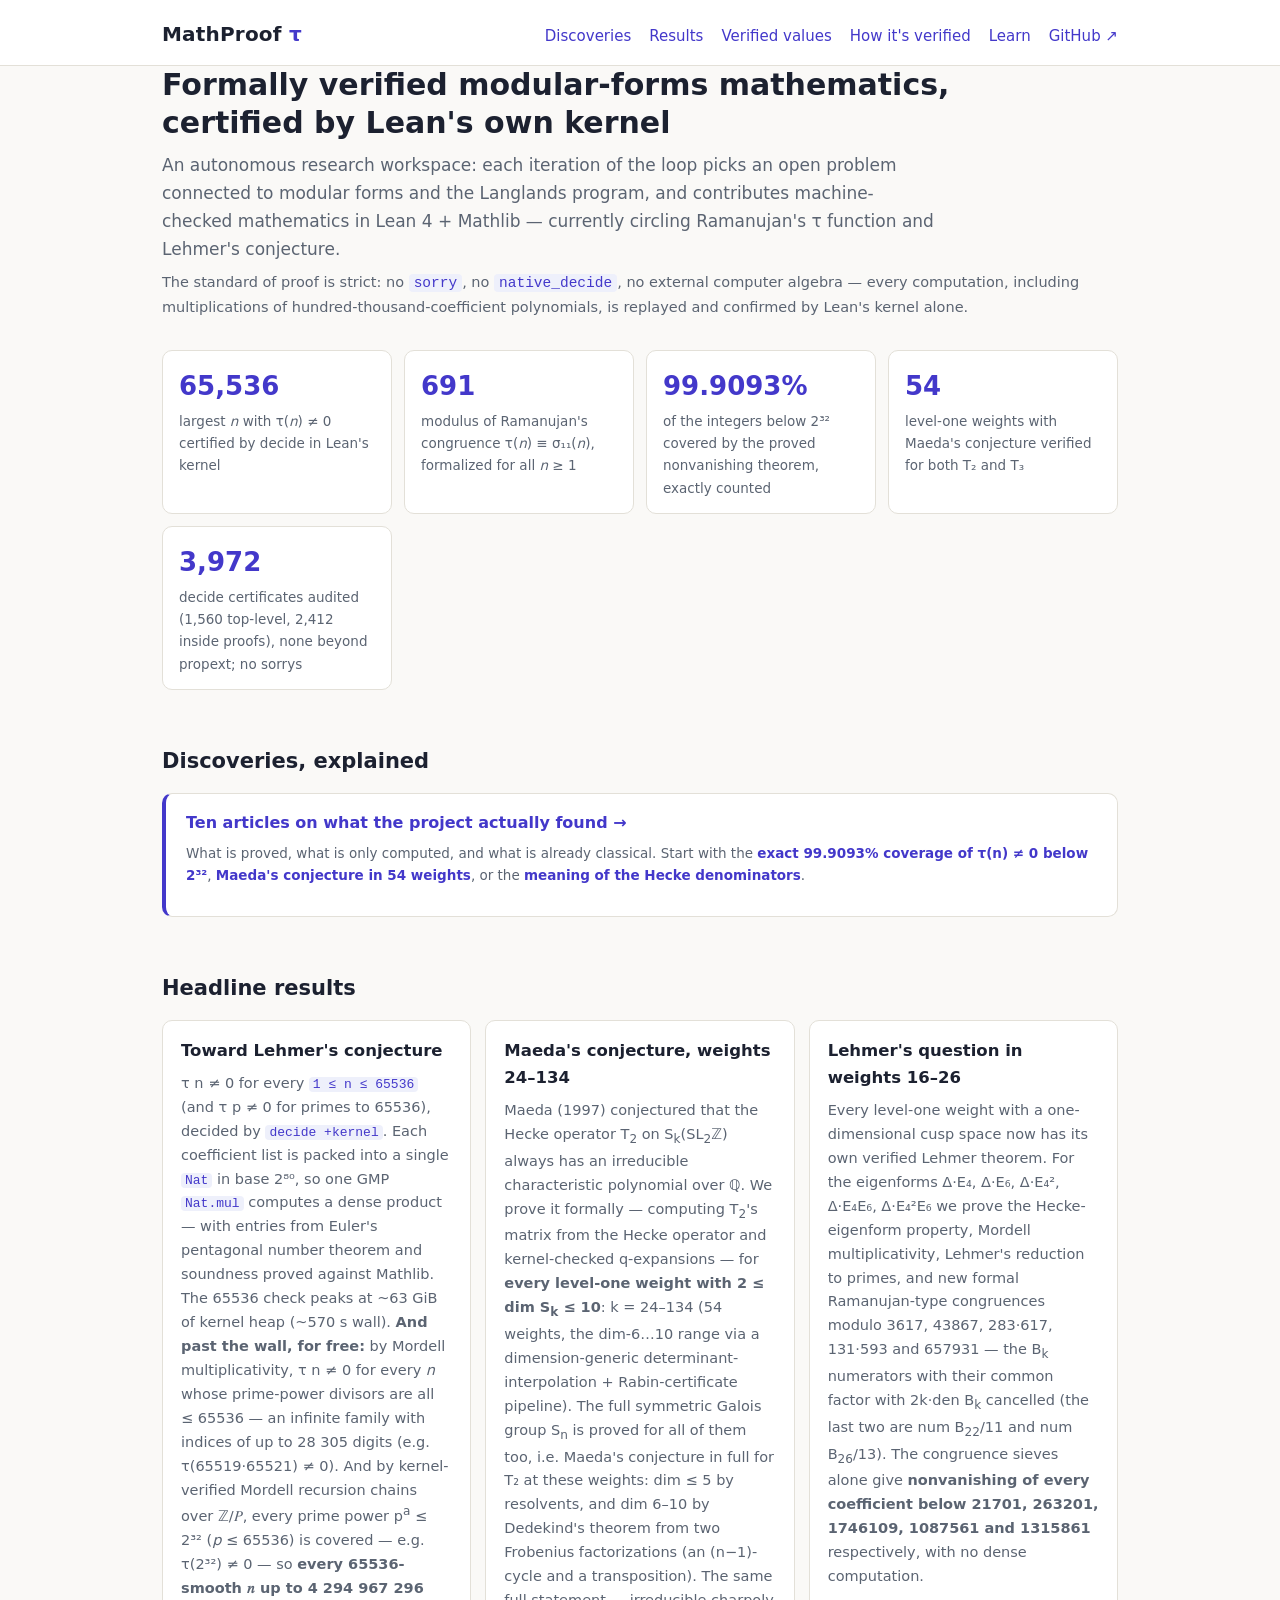
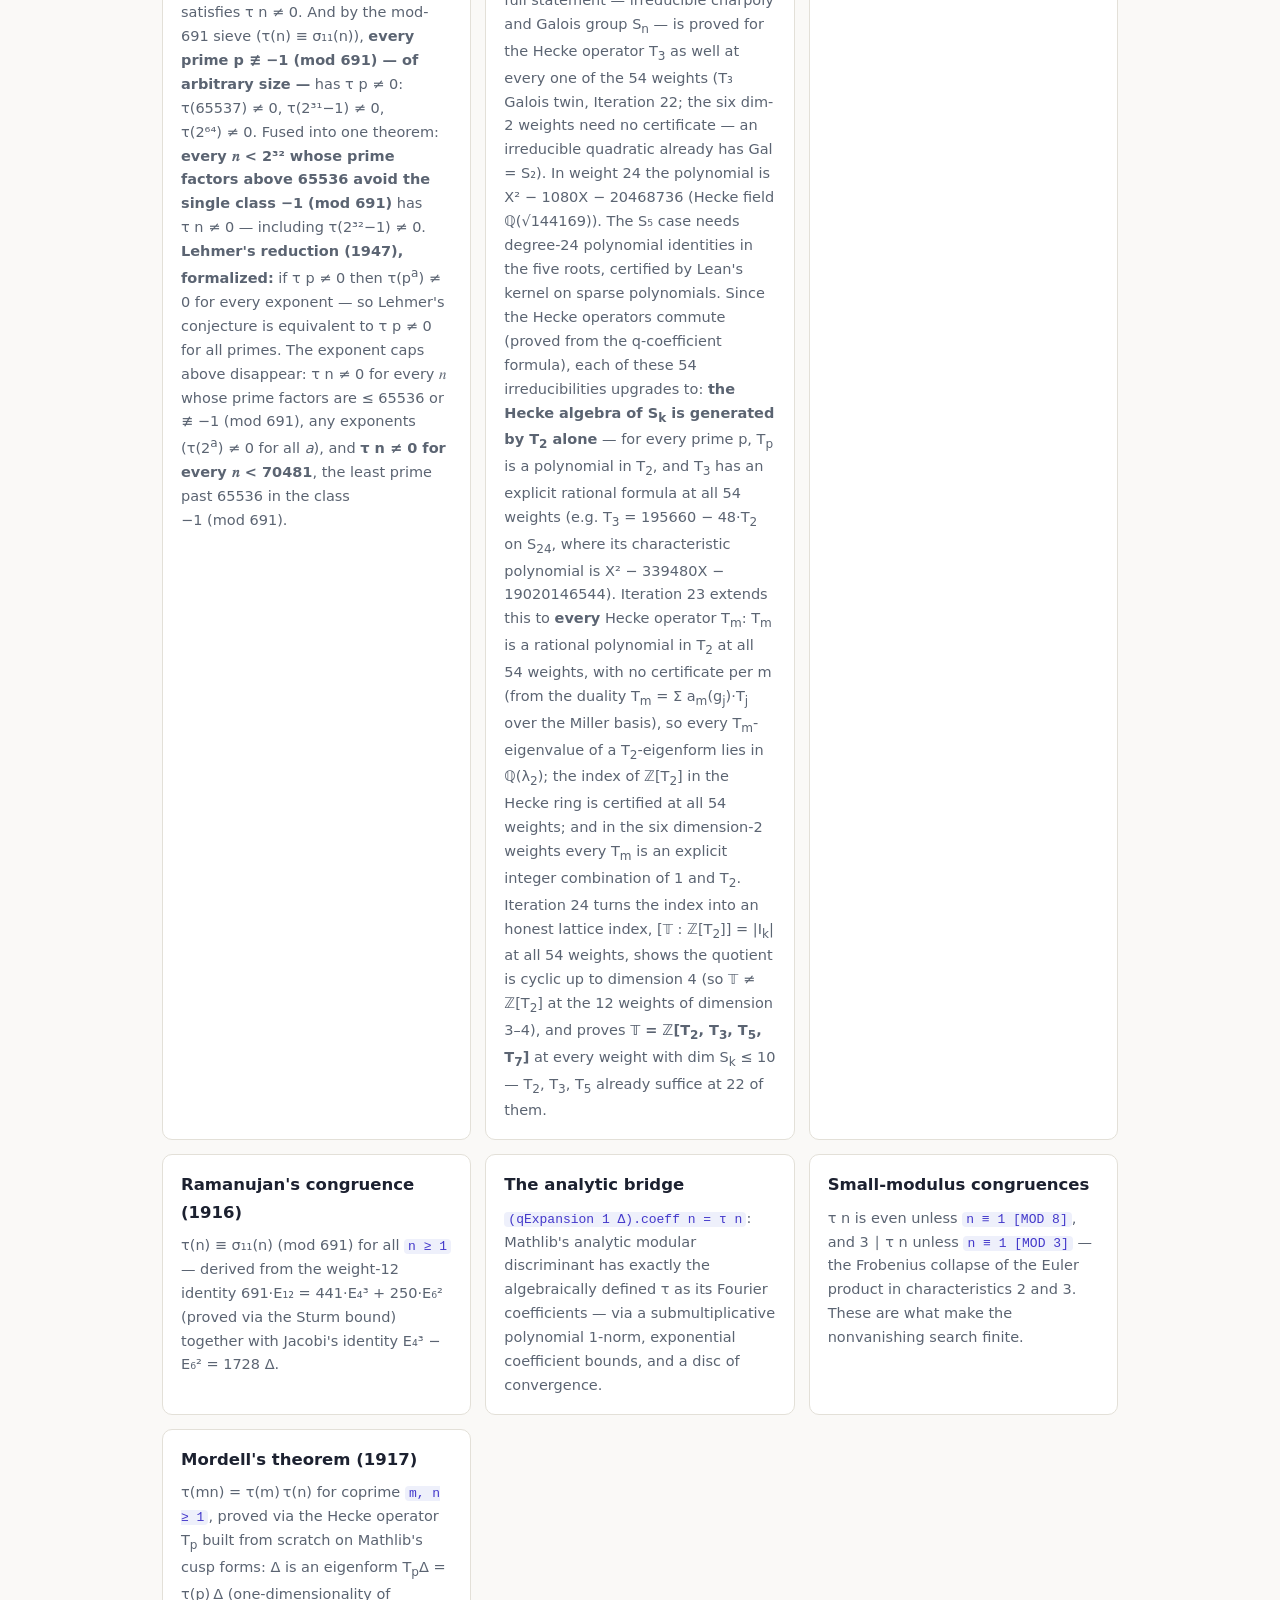
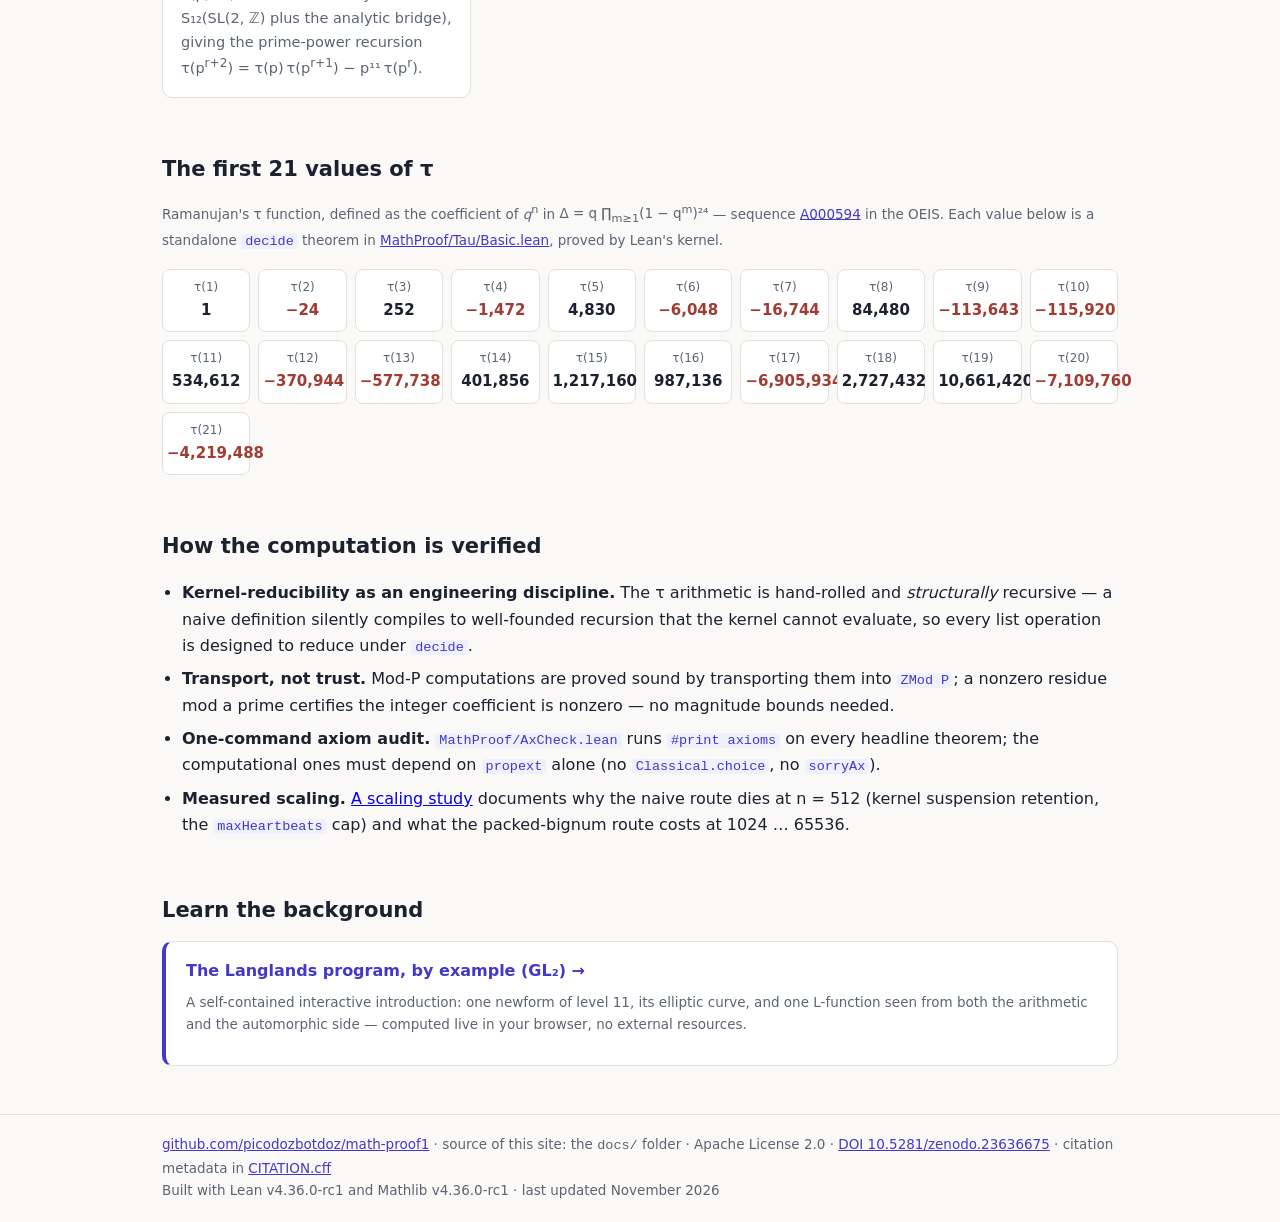
<file: docs/index.html>
<!doctype html>
<html lang="en">
<head>
<meta charset="utf-8">
<meta name="viewport" content="width=device-width, initial-scale=1">
<title>MathProof — formally verified modular forms in Lean 4</title>
<meta name="description" content="Machine-checked mathematics around Ramanujan's τ function and Lehmer's conjecture: τ(n) ≠ 0 certified for n ≤ 65536 by Lean's kernel, Ramanujan's congruence mod 691, and the analytic bridge to Mathlib's modular discriminant.">
<style>
  :root {
    --ink: #1c2130; --accent: #4338ca; --accent-soft: #eef0fb;
    --muted: #5b6472; --bg: #faf9f7; --card: #ffffff; --border: #e3e0d8;
  }
  * { box-sizing: border-box; }
  body {
    margin: 0; background: var(--bg); color: var(--ink);
    font: 16px/1.65 ui-sans-serif, system-ui, "Segoe UI", Helvetica, Arial, sans-serif;
  }
  .wrap { max-width: 1000px; margin: 0 auto; padding: 0 22px; }
  header { border-bottom: 1px solid var(--border); background: #fff; }
  header .wrap { display: flex; flex-wrap: wrap; align-items: baseline; gap: 8px 22px; padding-top: 18px; padding-bottom: 14px; }
  .brand { font-size: 20px; font-weight: 700; letter-spacing: .2px; }
  .brand .tau { color: var(--accent); }
  nav { margin-left: auto; display: flex; flex-wrap: wrap; gap: 18px; }
  nav a { color: var(--accent); text-decoration: none; font-size: 15px; }
  nav a:hover { text-decoration: underline; }
  main { padding: 40px 0 10px; }
  h1 { font-size: 30px; line-height: 1.25; margin: 0 0 10px; }
  .tagline { font-size: 17px; color: var(--muted); max-width: 46em; margin: 0 0 8px; }
  .standard { font-size: 14.5px; color: var(--muted); margin: 0; }
  .standard code { background: var(--accent-soft); color: var(--accent); padding: 1px 5px; border-radius: 4px; }
  .stats { display: grid; grid-template-columns: repeat(auto-fit, minmax(190px, 1fr)); gap: 12px; margin: 30px 0 8px; }
  .stat { background: var(--card); border: 1px solid var(--border); border-radius: 10px; padding: 14px 16px; }
  .stat .num { font-size: 26px; font-weight: 700; color: var(--accent); font-variant-numeric: tabular-nums; }
  .stat .lbl { font-size: 13.5px; color: var(--muted); margin-top: 2px; }
  h2 { font-size: 21px; margin: 44px 0 14px; padding-top: 10px; }
  .cards { display: grid; grid-template-columns: repeat(auto-fit, minmax(270px, 1fr)); gap: 14px; }
  .card { background: var(--card); border: 1px solid var(--border); border-radius: 10px; padding: 16px 18px; }
  .card h3 { margin: 0 0 8px; font-size: 16.5px; }
  .card h3 .math { color: var(--accent); }
  .card p { margin: 0; font-size: 14.5px; color: var(--muted); }
  .card p code { background: var(--accent-soft); color: var(--accent); padding: 0 4px; border-radius: 4px; font-size: 13px; }
  .taugrid { display: grid; grid-template-columns: repeat(auto-fill, minmax(86px, 1fr)); gap: 8px; margin: 16px 0 6px; }
  .taucell { background: var(--card); border: 1px solid var(--border); border-radius: 8px; text-align: center; padding: 8px 4px 9px; }
  .taucell .n { font-size: 12px; color: var(--muted); }
  .taucell .v { font-size: 15px; font-weight: 600; font-variant-numeric: tabular-nums; }
  .taucell .v.neg { color: #a23b32; }
  .note { font-size: 13.5px; color: var(--muted); }
  .note a { color: var(--accent); }
  ul.plain { padding-left: 20px; }
  ul.plain li { margin: 7px 0; }
  ul.plain code { background: var(--accent-soft); color: var(--accent); padding: 0 4px; border-radius: 4px; font-size: 13.5px; }
  .learn { background: var(--card); border: 1px solid var(--border); border-left: 4px solid var(--accent); border-radius: 10px; padding: 16px 20px; }
  .learn a { color: var(--accent); font-weight: 600; text-decoration: none; }
  .learn a:hover { text-decoration: underline; }
  footer { border-top: 1px solid var(--border); margin-top: 48px; }
  footer .wrap { padding: 18px 22px 26px; font-size: 13.5px; color: var(--muted); }
  footer a { color: var(--accent); }
</style>
</head>
<body>

<header>
  <div class="wrap">
    <div class="brand">MathProof <span class="tau">τ</span></div>
    <nav>
      <a href="articles/index.html">Discoveries</a>
      <a href="#results">Results</a>
      <a href="#tau">Verified values</a>
      <a href="#verification">How it's verified</a>
      <a href="#learn">Learn</a>
      <a href="https://github.com/picodozbotdoz/math-proof1">GitHub&nbsp;↗</a>
    </nav>
  </div>
</header>

<main class="wrap">

  <h1>Formally verified modular-forms mathematics,<br>certified by Lean's own kernel</h1>
  <p class="tagline">
    An autonomous research workspace: each iteration of the loop picks an open
    problem connected to modular forms and the Langlands program, and contributes
    machine-checked mathematics in Lean&nbsp;4 + Mathlib — currently circling
    Ramanujan's τ function and Lehmer's conjecture.
  </p>
  <p class="standard">
    The standard of proof is strict: no <code>sorry</code>, no
    <code>native_decide</code>, no external computer algebra — every computation,
    including multiplications of hundred-thousand-coefficient polynomials, is
    replayed and confirmed by Lean's kernel alone.
  </p>

  <div class="stats">
    <div class="stat"><div class="num">65,536</div><div class="lbl">largest <em>n</em> with τ(<em>n</em>) ≠ 0 certified by <code style="all:unset;font:inherit">decide</code> in Lean's kernel</div></div>
    <div class="stat"><div class="num">691</div><div class="lbl">modulus of Ramanujan's congruence τ(<em>n</em>) ≡ σ₁₁(<em>n</em>), formalized for all <em>n</em> ≥ 1</div></div>
    <div class="stat"><div class="num">99.9093%</div><div class="lbl">of the integers below 2³² covered by the proved nonvanishing theorem, exactly counted</div></div>
    <div class="stat"><div class="num">54</div><div class="lbl">level-one weights with Maeda's conjecture verified for both T₂ and T₃</div></div>
    <div class="stat"><div class="num">3,972</div><div class="lbl"><code style="all:unset;font:inherit">decide</code> certificates audited (1,560 top-level, 2,412 inside proofs), none beyond <code style="all:unset;font:inherit">propext</code>; no <code style="all:unset;font:inherit">sorry</code>s</div></div>
  </div>

  <h2 id="discoveries">Discoveries, explained</h2>
  <div class="learn">
    <a href="articles/index.html">Ten articles on what the project actually found →</a>
    <p class="note" style="margin-top:6px">What is proved, what is only computed, and
    what is already classical. Start with the
    <a href="articles/lehmer-coverage.html">exact 99.9093% coverage of τ(n) ≠ 0 below 2³²</a>,
    <a href="articles/maeda-54-weights.html">Maeda's conjecture in 54 weights</a>, or the
    <a href="articles/hecke-denominators.html">meaning of the Hecke denominators</a>.</p>
  </div>

  <h2 id="results">Headline results</h2>
  <div class="cards">
    <div class="card">
      <h3>Toward Lehmer's conjecture</h3>
      <p><span class="math">τ&nbsp;n ≠ 0</span> for every <code>1 ≤ n ≤ 65536</code>
      (and <span class="math">τ&nbsp;p ≠ 0</span> for primes to 65536), decided by
      <code>decide +kernel</code>. Each coefficient list is packed into a single
      <code>Nat</code> in base 2⁸⁰, so one GMP <code>Nat.mul</code> computes a dense
      product — with entries from Euler's pentagonal number theorem and soundness
      proved against Mathlib. The 65536 check peaks at ~63&nbsp;GiB of kernel heap
      (~570&nbsp;s wall). <strong>And past the wall, for free:</strong> by Mordell
      multiplicativity, <span class="math">τ&nbsp;n ≠ 0</span> for every <em>n</em>
      whose prime-power divisors are all ≤&nbsp;65536 — an infinite family with
      indices of up to 28&nbsp;305 digits (e.g.
      <span class="math">τ(65519·65521)&nbsp;≠&nbsp;0</span>). And by kernel-verified
      Mordell recursion chains over ℤ/𝑃, every prime power
      <span class="math">p<sup>a</sup> ≤ 2³²</span> (<em>p</em> ≤ 65536) is covered —
      e.g. <span class="math">τ(2³²)&nbsp;≠&nbsp;0</span> — so <strong>every
      65536-smooth 𝑛 up to 4&nbsp;294&nbsp;967&nbsp;296</strong> satisfies
      <span class="math">τ&nbsp;n&nbsp;≠&nbsp;0</span>. And by the mod-691 sieve
      (τ(n) ≡ σ₁₁(n)), <strong>every prime p ≢ −1 (mod&nbsp;691) — of arbitrary
      size —</strong> has <span class="math">τ&nbsp;p&nbsp;≠&nbsp;0</span>:
      τ(65537)&nbsp;≠&nbsp;0, τ(2³¹−1)&nbsp;≠&nbsp;0, τ(2⁶⁴)&nbsp;≠&nbsp;0.
      Fused into one theorem: <strong>every 𝑛&nbsp;&lt;&nbsp;2³² whose prime factors above
      65536 avoid the single class −1&nbsp;(mod&nbsp;691)</strong> has
      <span class="math">τ&nbsp;n&nbsp;≠&nbsp;0</span> — including τ(2³²−1)&nbsp;≠&nbsp;0.</p>
      <p><strong>Lehmer's reduction (1947), formalized:</strong> if
      <span class="math">τ&nbsp;p ≠ 0</span> then <span class="math">τ(p<sup>a</sup>) ≠ 0</span>
      for every exponent — so Lehmer's conjecture is equivalent to
      <span class="math">τ&nbsp;p ≠ 0</span> for all primes. The exponent caps above
      disappear: <span class="math">τ&nbsp;n ≠ 0</span> for every 𝑛 whose prime factors
      are ≤&nbsp;65536 or ≢&nbsp;−1&nbsp;(mod&nbsp;691), any exponents
      (τ(2<sup>a</sup>)&nbsp;≠&nbsp;0 for all <em>a</em>), and
      <strong>τ&nbsp;n&nbsp;≠&nbsp;0 for every 𝑛&nbsp;&lt;&nbsp;70481</strong>, the least
      prime past 65536 in the class −1&nbsp;(mod&nbsp;691).</p>
    </div>
    <div class="card">
      <h3>Maeda's conjecture, weights 24–134</h3>
      <p>Maeda (1997) conjectured that the Hecke operator T<sub>2</sub> on
      S<sub>k</sub>(SL<sub>2</sub>ℤ) always has an irreducible characteristic
      polynomial over ℚ. We prove it formally — computing T<sub>2</sub>'s matrix
      from the Hecke operator and kernel-checked q-expansions — for
      <strong>every level-one weight with 2 ≤ dim S<sub>k</sub> ≤ 10</strong>:
      k = 24–134 (54 weights, the dim-6…10 range via a dimension-generic
      determinant-interpolation + Rabin-certificate pipeline). The full symmetric
      Galois group S<sub>n</sub> is proved for all of them too, i.e. Maeda's
      conjecture in full for T₂ at these weights: dim ≤ 5 by resolvents, and dim 6–10
      by Dedekind's theorem from two Frobenius factorizations (an (n−1)-cycle and a
      transposition). The same full statement — irreducible charpoly and
      Galois group S<sub>n</sub> — is proved for the Hecke operator
      T<sub>3</sub> as well at every one of the 54 weights (T₃ Galois twin,
      Iteration 22; the six dim-2 weights need no certificate — an
      irreducible quadratic already has Gal = S₂). In weight 24 the
      polynomial is X² − 1080X − 20468736 (Hecke field ℚ(√144169)). The S₅ case
      needs degree-24 polynomial identities in the five roots, certified by Lean's
      kernel on sparse polynomials. Since the Hecke operators commute
      (proved from the q-coefficient formula), each of these 54
      irreducibilities upgrades to: <strong>the Hecke algebra of
      S<sub>k</sub> is generated by T<sub>2</sub> alone</strong> — for every
      prime p, T<sub>p</sub> is a polynomial in T<sub>2</sub>, and
      T<sub>3</sub> has an explicit rational formula at all 54 weights (e.g.
      T<sub>3</sub> = 195660 − 48·T<sub>2</sub> on S<sub>24</sub>, where its
      characteristic polynomial is X² − 339480X − 19020146544).
      Iteration 23 extends this to <strong>every</strong> Hecke operator
      T<sub>m</sub>: T<sub>m</sub> is a rational polynomial in T<sub>2</sub>
      at all 54 weights, with no certificate per m (from the duality
      T<sub>m</sub> = Σ a<sub>m</sub>(g<sub>j</sub>)·T<sub>j</sub> over the
      Miller basis), so every T<sub>m</sub>-eigenvalue of a
      T<sub>2</sub>-eigenform lies in ℚ(λ<sub>2</sub>); the index of
      ℤ[T<sub>2</sub>] in the Hecke ring is certified at all 54 weights; and in
      the six dimension-2 weights every T<sub>m</sub> is an explicit integer
      combination of 1 and T<sub>2</sub>.
      Iteration 24 turns the index into an honest lattice index,
      [𝕋 : ℤ[T<sub>2</sub>]] = |I<sub>k</sub>| at all 54 weights, shows the
      quotient is cyclic up to dimension 4 (so 𝕋 ≠ ℤ[T<sub>2</sub>] at the 12
      weights of dimension 3–4), and proves <strong>𝕋 = ℤ[T<sub>2</sub>,
      T<sub>3</sub>, T<sub>5</sub>, T<sub>7</sub>]</strong> at every weight
      with dim S<sub>k</sub> ≤ 10 — T<sub>2</sub>, T<sub>3</sub>,
      T<sub>5</sub> already suffice at 22 of them.</p>
    </div>
    <div class="card">
      <h3>Lehmer's question in weights 16–26</h3>
      <p>Every level-one weight with a one-dimensional cusp space now has its
      own verified Lehmer theorem. For the eigenforms Δ·E₄, Δ·E₆, Δ·E₄², Δ·E₄E₆,
      Δ·E₄²E₆ we prove the Hecke-eigenform property, Mordell multiplicativity,
      Lehmer's reduction to primes, and new formal Ramanujan-type congruences
      modulo 3617, 43867, 283·617, 131·593 and 657931 — the B<sub>k</sub>
      numerators with their common factor with 2k·den B<sub>k</sub> cancelled
      (the last two are num B<sub>22</sub>/11 and num B<sub>26</sub>/13).
      The congruence sieves alone give
      <strong>nonvanishing of every coefficient below 21701, 263201, 1746109,
      1087561 and 1315861</strong> respectively, with no dense computation.</p>
    </div>
    <div class="card">
      <h3>Ramanujan's congruence (1916)</h3>
      <p><span class="math">τ(n) ≡ σ₁₁(n) (mod&nbsp;691)</span> for all
      <code>n ≥ 1</code> — derived from the weight-12 identity
      <span class="math">691·E₁₂ = 441·E₄³ + 250·E₆²</span> (proved via the Sturm
      bound) together with Jacobi's identity
      <span class="math">E₄³ − E₆² = 1728&nbsp;Δ</span>.</p>
    </div>
    <div class="card">
      <h3>The analytic bridge</h3>
      <p><code>(qExpansion 1 Δ).coeff n = τ n</code>: Mathlib's analytic modular
      discriminant has exactly the algebraically defined τ as its Fourier
      coefficients — via a submultiplicative polynomial 1-norm, exponential
      coefficient bounds, and a disc of convergence.</p>
    </div>
    <div class="card">
      <h3>Small-modulus congruences</h3>
      <p><span class="math">τ&nbsp;n</span> is even unless
      <code>n ≡ 1 [MOD 8]</code>, and <span class="math">3 ∣ τ&nbsp;n</span> unless
      <code>n ≡ 1 [MOD 3]</code> — the Frobenius collapse of the Euler product in
      characteristics 2 and 3. These are what make the nonvanishing search finite.</p>
    </div>
    <div class="card">
      <h3>Mordell's theorem (1917)</h3>
      <p><span class="math">τ(mn) = τ(m)&thinsp;τ(n)</span> for coprime
      <code>m, n ≥ 1</code>, proved via the Hecke operator <span class="math">T<sub>p</sub></span>
      built from scratch on Mathlib's cusp forms: Δ is an eigenform
      <span class="math">T<sub>p</sub>Δ = τ(p)&thinsp;Δ</span> (one-dimensionality of
      S₁₂(SL(2,&nbsp;ℤ) plus the analytic bridge), giving the prime-power recursion
      <span class="math">τ(p<sup>r+2</sup>) = τ(p)&thinsp;τ(p<sup>r+1</sup>) − p¹¹&thinsp;τ(p<sup>r</sup>)</span>.</p>
    </div>
  </div>

  <h2 id="tau">The first 21 values of τ</h2>
  <p class="note">Ramanujan's τ function, defined as the coefficient of
  <em>q</em><sup>n</sup> in <span class="math">Δ = q ∏<sub>m≥1</sub>(1 − q<sup>m</sup>)²⁴</span>
  — sequence <a href="https://oeis.org/A000594">A000594</a> in the OEIS. Each value below
  is a standalone <code style="background:var(--accent-soft);color:var(--accent);padding:0 4px;border-radius:4px">decide</code>
  theorem in <a href="https://github.com/picodozbotdoz/math-proof1/blob/master/MathProof/Tau/Basic.lean"><code style="all:unset;color:inherit">MathProof/Tau/Basic.lean</code></a>,
  proved by Lean's kernel.</p>
  <div class="taugrid">
    <div class="taucell"><div class="n">τ(1)</div><div class="v">1</div></div>
    <div class="taucell"><div class="n">τ(2)</div><div class="v neg">−24</div></div>
    <div class="taucell"><div class="n">τ(3)</div><div class="v">252</div></div>
    <div class="taucell"><div class="n">τ(4)</div><div class="v neg">−1,472</div></div>
    <div class="taucell"><div class="n">τ(5)</div><div class="v">4,830</div></div>
    <div class="taucell"><div class="n">τ(6)</div><div class="v neg">−6,048</div></div>
    <div class="taucell"><div class="n">τ(7)</div><div class="v neg">−16,744</div></div>
    <div class="taucell"><div class="n">τ(8)</div><div class="v">84,480</div></div>
    <div class="taucell"><div class="n">τ(9)</div><div class="v neg">−113,643</div></div>
    <div class="taucell"><div class="n">τ(10)</div><div class="v neg">−115,920</div></div>
    <div class="taucell"><div class="n">τ(11)</div><div class="v">534,612</div></div>
    <div class="taucell"><div class="n">τ(12)</div><div class="v neg">−370,944</div></div>
    <div class="taucell"><div class="n">τ(13)</div><div class="v neg">−577,738</div></div>
    <div class="taucell"><div class="n">τ(14)</div><div class="v">401,856</div></div>
    <div class="taucell"><div class="n">τ(15)</div><div class="v">1,217,160</div></div>
    <div class="taucell"><div class="n">τ(16)</div><div class="v">987,136</div></div>
    <div class="taucell"><div class="n">τ(17)</div><div class="v neg">−6,905,934</div></div>
    <div class="taucell"><div class="n">τ(18)</div><div class="v">2,727,432</div></div>
    <div class="taucell"><div class="n">τ(19)</div><div class="v">10,661,420</div></div>
    <div class="taucell"><div class="n">τ(20)</div><div class="v neg">−7,109,760</div></div>
    <div class="taucell"><div class="n">τ(21)</div><div class="v neg">−4,219,488</div></div>
  </div>

  <h2 id="verification">How the computation is verified</h2>
  <ul class="plain">
    <li><strong>Kernel-reducibility as an engineering discipline.</strong> The τ
    arithmetic is hand-rolled and <em>structurally</em> recursive — a naive
    definition silently compiles to well-founded recursion that the kernel cannot
    evaluate, so every list operation is designed to reduce under
    <code>decide</code>.</li>
    <li><strong>Transport, not trust.</strong> Mod-P computations are proved
    sound by transporting them into <code>ZMod P</code>; a nonzero residue mod a
    prime certifies the integer coefficient is nonzero — no magnitude bounds
    needed.</li>
    <li><strong>One-command axiom audit.</strong>
    <code>MathProof/AxCheck.lean</code> runs <code>#print axioms</code> on every
    headline theorem; the computational ones must depend on <code>propext</code>
    alone (no <code>Classical.choice</code>, no <code>sorryAx</code>).</li>
    <li><strong>Measured scaling.</strong> <a href="https://github.com/picodozbotdoz/math-proof1/blob/master/research/lehmer-mod-scaling-study.md">A scaling
    study</a> documents why the naive route dies at n&nbsp;=&nbsp;512 (kernel
    suspension retention, the <code>maxHeartbeats</code> cap) and what the
    packed-bignum route costs at 1024&nbsp;…&nbsp;65536.</li>
  </ul>

  <h2 id="learn">Learn the background</h2>
  <div class="learn">
    <a href="langlands.html">The Langlands program, by example (GL₂) →</a>
    <p class="note" style="margin-top:6px">A self-contained interactive
    introduction: one newform of level 11, its elliptic curve, and one
    L-function seen from both the arithmetic and the automorphic side —
    computed live in your browser, no external resources.</p>
  </div>

</main>

<footer>
  <div class="wrap">
    <a href="https://github.com/picodozbotdoz/math-proof1">github.com/picodozbotdoz/math-proof1</a>
    · source of this site: the <code>docs/</code> folder · Apache License 2.0 ·
    <a href="https://doi.org/10.5281/zenodo.23636675">DOI 10.5281/zenodo.23636675</a> ·
    citation metadata in <a href="https://github.com/picodozbotdoz/math-proof1/blob/master/CITATION.cff">CITATION.cff</a><br>
    Built with Lean v4.36.0-rc1 and Mathlib v4.36.0-rc1 · last updated November 2026
  </div>
</footer>

</body>
</html>
</file>
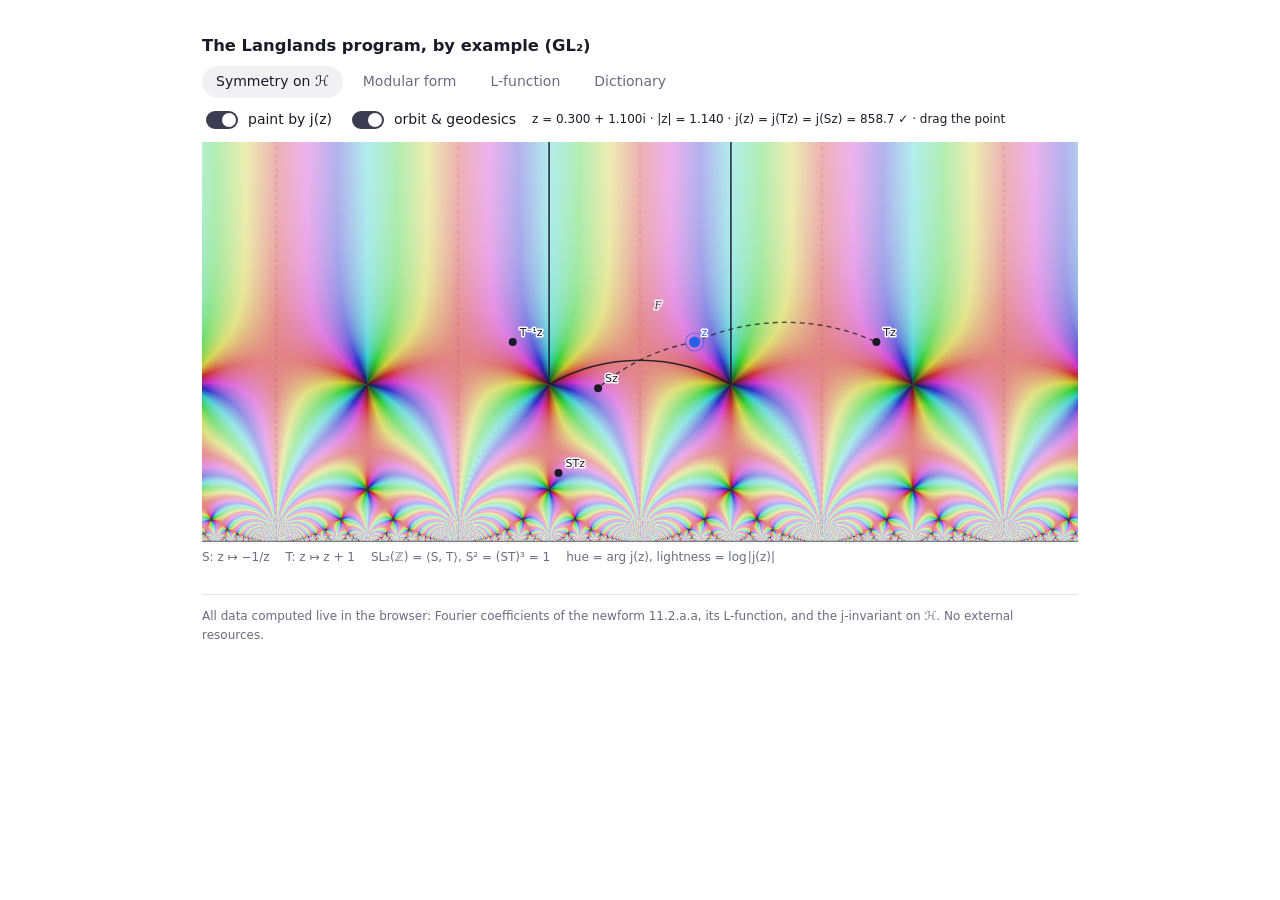
<file: langlands-site/index.html>
<!doctype html>
<html lang="en">
<head>
<meta charset="utf-8">
<meta name="viewport" content="width=device-width, initial-scale=1">
<meta name="color-scheme" content="light dark">
<title>The Langlands program, by example (GL₂)</title>
<meta name="description" content="Interactive explainer: automorphic forms and the Langlands program through the level-11 weight-2 newform attached to elliptic curve 11a1.">
<style>
:root{
  --font-size-base:14px;
  --background:#ffffff; --foreground:#1b1b28;
  --card:#ffffff; --card-foreground:#1b1b28;
  --popover:#ffffff; --popover-foreground:#1b1b28;
  --primary:#3b3b52; --primary-foreground:#ffffff;
  --secondary:#f1f1f4; --secondary-foreground:#1b1b28;
  --muted:#f1f1f4; --muted-foreground:#6b6b80;
  --accent:#ececf4; --accent-foreground:#1b1b28;
  --border:#e2e2ea; --input:#e2e2ea; --ring:#7c7cf0;
  --destructive:#c0392b;
  --viz-series-1:#2563eb; --viz-series-2:#e0801a; --viz-series-3:#1a7f4b;
  --viz-series-4:#7c4dc4; --viz-series-5:#c0392b; --viz-series-6:#b8860b;
}
@media (prefers-color-scheme: dark){
  :root{
    --background:#16161f; --foreground:#e8e8f0;
    --card:#1e1e2a; --card-foreground:#e8e8f0;
    --popover:#242433; --popover-foreground:#e8e8f0;
    --primary:#c9c9e8; --primary-foreground:#16161f;
    --secondary:#262636; --secondary-foreground:#e8e8f0;
    --muted:#262636; --muted-foreground:#9c9cb4;
    --accent:#2c2c40; --accent-foreground:#e8e8f0;
    --border:#33334a; --input:#3a3a52; --ring:#8f8ffb;
    --viz-series-1:#6f9bff; --viz-series-2:#f0a04a; --viz-series-3:#4cc98a;
    --viz-series-4:#b28ae8; --viz-series-5:#f07a6a; --viz-series-6:#e0b84f;
  }
}
*{box-sizing:border-box}
html,body{margin:0;padding:0}
body{background:var(--background);color:var(--foreground);font:400 var(--font-size-base)/1.55 ui-sans-serif,system-ui,-apple-system,"Segoe UI",Roboto,"Helvetica Neue",Arial,sans-serif;-webkit-font-smoothing:antialiased}
main{max-width:920px;margin:0 auto;padding:28px 22px 64px}
h1,h2,h3{line-height:1.3;margin:0.4em 0}
p{margin:8px 0}
a{color:var(--primary)}
code{background:var(--muted);border-radius:5px;padding:1px 5px;font-size:12.5px}
.text-small{font-size:12px}
.text-muted{color:var(--muted-foreground)}
.tabular-nums{font-variant-numeric:tabular-nums}
.card{background:var(--card);color:var(--card-foreground);border:1px solid var(--border);border-radius:10px;padding:12px 14px;margin:8px 0}
.btn{display:inline-flex;align-items:center;gap:6px;border:1px solid var(--border);background:transparent;color:var(--foreground);border-radius:8px;padding:5px 12px;font:inherit;cursor:pointer}
.btn:hover{border-color:var(--muted-foreground)}
.btn[aria-pressed="true"]{background:var(--primary);color:var(--primary-foreground);border-color:var(--primary)}
.viz-tile{width:100%}
.viz-tile[aria-pressed="true"]{background:var(--accent);color:var(--accent-foreground);border-color:transparent;box-shadow:0 0 0 2px var(--ring) inset}
.nav{display:flex;gap:6px;flex-wrap:wrap;margin:10px 0}
.nav-pills .nav-link{border:none;background:transparent;color:var(--muted-foreground);border-radius:999px;padding:5px 14px;font:inherit;cursor:pointer}
.nav-pills .nav-link:hover{color:var(--foreground)}
.nav-pills .nav-link.active{background:var(--secondary);color:var(--foreground)}
.viz-controls{display:flex;align-items:center;gap:16px;flex-wrap:wrap;margin:8px 0}
.viz-row{display:flex;align-items:center;gap:16px;flex-wrap:wrap;margin:6px 0}
.viz-badge{display:inline-block;background:var(--accent);color:var(--accent-foreground);border-radius:999px;padding:1px 9px;font-size:11px}
.form-check{display:flex;align-items:center;gap:7px;margin:0}
.form-check-input{width:32px;height:18px;appearance:none;-webkit-appearance:none;background:var(--input);border-radius:999px;position:relative;cursor:pointer;transition:background .15s;flex:none}
.form-check-input:checked{background:var(--primary)}
.form-check-input::after{content:"";position:absolute;top:2px;left:2px;width:14px;height:14px;border-radius:50%;background:#fff;transition:left .15s}
.form-check-input:checked::after{left:16px}
.form-check-label{cursor:pointer}
.form-range{width:190px;accent-color:var(--primary)}
.form-label{font-size:12px;color:var(--muted-foreground)}
.cursor-interaction{cursor:pointer}
[hidden]{display:none !important}
@media (max-width:600px){ main{padding:18px 12px 48px} }
</style>
</head>
<body>
<main>
<div id="langlands-viz">
  <h3>The Langlands program, by example (GL&#8322;)</h3>

  <div class="nav nav-pills" role="tablist" aria-label="Langlands views">
    <button class="nav-link active" id="tab-sym" role="tab" aria-controls="panel-sym" aria-selected="true" type="button">Symmetry on &#8459;</button>
    <button class="nav-link" id="tab-form" role="tab" aria-controls="panel-form" aria-selected="false" type="button">Modular form</button>
    <button class="nav-link" id="tab-lfun" role="tab" aria-controls="panel-lfun" aria-selected="false" type="button">L-function</button>
    <button class="nav-link" id="tab-dict" role="tab" aria-controls="panel-dict" aria-selected="false" type="button">Dictionary</button>
  </div>

  <!-- ============ PANEL 1: upper half-plane, SL2(Z), j-invariant ============ -->
  <div id="panel-sym" role="tabpanel" aria-labelledby="tab-sym">
    <div class="viz-controls">
      <label class="form-check form-switch">
        <input class="form-check-input" type="checkbox" id="lv-paint" checked>
        <span class="form-check-label">paint by j(z)</span>
      </label>
      <label class="form-check form-switch">
        <input class="form-check-input" type="checkbox" id="lv-orbit" checked>
        <span class="form-check-label">orbit &amp; geodesics</span>
      </label>
      <span id="lv-status" class="text-small tabular-nums" aria-live="polite"></span>
    </div>
    <div class="lv-stage cursor-interaction" id="lv-stage">
      <canvas id="lv-base" aria-label="Upper half-plane colored by the j-invariant; the tiling shows copies of the SL2(Z) fundamental domain"></canvas>
      <canvas id="lv-over" aria-hidden="true"></canvas>
    </div>
    <div class="viz-row text-small text-muted">
      <span>S: z &#8614; &#8722;1/z</span>
      <span>T: z &#8614; z + 1</span>
      <span>SL&#8322;(&#8484;) = &#10216;S, T&#10217;, S&#178; = (ST)&#179; = 1</span>
      <span id="lv-colorkey">hue = arg j(z), lightness = log&#8202;|j(z)|</span>
    </div>
  </div>

  <!-- ============ PANEL 2: newform coefficients + Satake ============ -->
  <div id="panel-form" role="tabpanel" aria-labelledby="tab-form" hidden>
    <div class="lv-fighead text-small text-muted">Fourier coefficients a&#8345; of f(&#964;) = q&#8729;&#8719;(1&#8722;q&#8319;)&#178;(1&#8722;q&#185;&#185;&#8319;)&#178;, weight 2, level 11</div>
    <div id="lv-stems" class="lv-svgbox"></div>
    <div class="viz-row" id="lv-chips" role="group" aria-label="Choose a prime"></div>
    <div class="card" id="lv-pdetail" aria-live="polite"></div>
    <p class="lv-qexp"><code id="lv-qexp"></code><span class="text-small text-muted"> &#8212; newform 11.2.a.a, attached to elliptic curve 11a1 (conductor 11)</span></p>
  </div>

  <!-- ============ PANEL 3: L-function two ways ============ -->
  <div id="panel-lfun" role="tabpanel" aria-labelledby="tab-lfun" hidden>
    <div class="viz-controls">
      <span class="lv-slabel">s = <span id="lv-sval" class="tabular-nums">2.00</span></span>
      <input type="range" class="form-range" id="lv-srange" min="1.3" max="3" step="0.05" value="2" aria-label="Value of s for the L-function">
      <span class="lv-lgwrap">
        <button type="button" class="lv-lg" data-series="sum" aria-pressed="true"><span class="lv-sw" style="background:var(--viz-series-1)"></span>&#931; over all n</button>
        <button type="button" class="lv-lg" data-series="prod" aria-pressed="true"><span class="lv-sw" style="background:var(--viz-series-2)"></span>&#8719; over primes p</button>
      </span>
    </div>
    <div class="lv-fighead text-small text-muted">L(s, f) = &#931;&#8345; a&#8345; n&#8315;&#738; = &#8719;&#8346; (1 &#8722; a&#8346; p&#8315;&#738; + p&#185;&#8315;&#178;&#738;)&#8315;&#185; &#8212; one function, two expansions</div>
    <div id="lv-lplot" class="lv-svgbox"></div>
    <div id="lv-lfinal" class="text-small tabular-nums" aria-live="polite"></div>
    <div class="text-small text-muted">Hecke functional equation: &#923;(s, f) = &#923;(2&#8722;s, f), &#923;(s) = (&#8730;11/2&#960;)&#8383;&#915;(s)L(s) &#8212; symmetry about s = 1. The series converges absolutely only for s &gt; 3/2.</div>
  </div>

  <!-- ============ PANEL 4: the dictionary ============ -->
  <div id="panel-dict" role="tabpanel" aria-labelledby="tab-dict" hidden>
    <div class="dict-head text-small text-muted">
      <span>Galois side &#8212; arithmetic</span>
      <span class="dict-head-c">same L(s)</span>
      <span>Automorphic side &#8212; analysis</span>
    </div>
    <div class="dict-grid" id="lv-dict"></div>
    <div class="card text-small" id="lv-ddetail" aria-live="polite"></div>
  </div>

  <div id="lv-tip" class="lv-tip" role="tooltip" aria-hidden="true"></div>
</div>

<style>
#langlands-viz{position:relative}
#langlands-viz .lv-stage{position:relative;height:400px;margin:10px 0 6px}
#langlands-viz .lv-stage canvas{position:absolute;inset:0;width:100%;height:100%;touch-action:none;display:block}
#langlands-viz .lv-svgbox{margin:6px 0 10px}
#langlands-viz .lv-fighead{margin-top:8px}
#langlands-viz .lv-qexp{margin:6px 0 2px;overflow-wrap:anywhere}
#langlands-viz .lv-slabel{min-width:64px}
#langlands-viz .lv-lgwrap{display:inline-flex;gap:8px;flex-wrap:wrap}
#langlands-viz .lv-lg{display:inline-flex;align-items:center;gap:6px;background:none;border:none;padding:2px 2px;color:var(--foreground);font:inherit;cursor:pointer}
#langlands-viz .lv-lg .lv-sw{width:14px;height:3px;border-radius:2px;display:inline-block}
#langlands-viz .lv-lg[aria-pressed="false"]{opacity:.4}
#langlands-viz .lv-kv{display:grid;grid-template-columns:auto 1fr;gap:3px 14px;align-items:baseline}
#langlands-viz .lv-kv .lv-k{color:var(--muted-foreground);text-align:right;white-space:nowrap}
#langlands-viz .lv-tip{position:absolute;display:none;pointer-events:none;background:var(--popover);color:var(--popover-foreground);border:1px solid var(--border);border-radius:6px;padding:5px 9px;font-size:12px;line-height:1.45;z-index:6;max-width:260px}
#langlands-viz .dict-grid{display:grid;gap:8px;margin:8px 0 10px}
#langlands-viz .dict-row{display:grid;grid-template-columns:minmax(0,1fr) 96px minmax(0,1fr);gap:10px;align-items:stretch;text-align:left;padding:8px 10px}
#langlands-viz .dict-cell{display:flex;flex-direction:column;gap:3px;justify-content:center;min-width:0}
#langlands-viz .dict-cell .text-muted{font-size:11px}
#langlands-viz .dict-conn{display:flex;flex-direction:column;align-items:center;justify-content:center;gap:5px}
#langlands-viz .dict-head{display:grid;grid-template-columns:minmax(0,1fr) 96px minmax(0,1fr);gap:10px;margin-top:8px}
#langlands-viz .dict-head-c{text-align:center}
@media (max-width:600px){
  #langlands-viz .lv-stage{height:320px}
  #langlands-viz .dict-row,#langlands-viz .dict-head{grid-template-columns:1fr}
  #langlands-viz .dict-head{display:none}
  #langlands-viz .dict-conn{flex-direction:row;justify-content:flex-start;gap:10px}
}
</style>

<script>
(function () {
  'use strict';
  var root = document.getElementById('langlands-viz');
  function $(id) { return document.getElementById(id); }
  function cssVar(name) { return getComputedStyle(root).getPropertyValue(name).trim(); }

  /* ================= data: newform 11.2.a.a ================= */
  var NA = 900;
  var a = new Float64Array(NA + 1);           // a[n], a[0]=0
  (function () {
    function prodSeries(step) {
      var A = new Float64Array(NA + 1); A[0] = 1;
      for (var n = 1; n * step <= NA; n++) {
        var k = n * step;
        for (var i = NA - k; i >= 0; i--) {
          var c = A[i]; if (c === 0) continue;
          A[i + k] -= 2 * c;
          if (i + 2 * k <= NA) A[i + 2 * k] += c;
        }
      }
      return A;
    }
    var P = prodSeries(1), P11 = prodSeries(11);
    for (var n = 1; n <= NA; n++) {
      var m = n - 1, s = 0, lo = Math.max(0, m - NA), hi = Math.min(m, NA);
      for (var i = lo; i <= hi; i++) s += P[i] * P11[m - i];
      a[n] = s;
    }
  })();
  var CHIPS = [2, 3, 5, 7, 11, 13, 17, 19, 23, 29];
  var primes = (function () {                 // sieve to 600
    var s = new Array(601).fill(true); s[0] = s[1] = false;
    for (var i = 2; i * i <= 600; i++) if (s[i]) for (var j = i * i; j <= 600; j += i) s[j] = false;
    var out = []; for (var k = 2; k <= 600; k++) if (s[k]) out.push(k);
    return out;
  })();
  function isPrime(n) { return n >= 2 && primes.indexOf(n) >= 0; }

  /* superscript + formatting helpers */
  var SUP = { '0': '\u2070', '1': '\u00b9', '2': '\u00b2', '3': '\u00b3', '4': '\u2074', '5': '\u2075', '6': '\u2076', '7': '\u2077', '8': '\u2078', '9': '\u2079' };
  var SUB = { '0': '\u2080', '1': '\u2081', '2': '\u2082', '3': '\u2083', '4': '\u2084', '5': '\u2085', '6': '\u2086', '7': '\u2087', '8': '\u2088', '9': '\u2089' };
  function sup(n) { return String(n).split('').map(function (d) { return SUP[d]; }).join(''); }
  function sub(n) { return String(n).split('').map(function (d) { return SUB[d]; }).join(''); }
  var SP = '\u209a'; // subscript p
  function fmt(x, d) { return x.toFixed(d === undefined ? 2 : d); }

  /* ================= state ================= */
  var zcode = window.zcode || {};
  var state = { tab: 'sym', prime: 5, dictRow: 1, s: 2, paintJ: true, showOrbit: true, zx: 0.30, zy: 1.10 };
  function loadState() {
    try {
      var w = zcode.widgetState || {};
      var p = (w.privateContent && typeof w.privateContent === 'object') ? w.privateContent : (typeof w === 'object' ? w : {});
      if (p.zx !== undefined) { state.zx = +p.zx; state.zy = +p.zy; }
      if (p.tab) state.tab = p.tab;
      if (p.prime) state.prime = +p.prime;
      if (p.dictRow !== undefined) state.dictRow = +p.dictRow;
      if (p.s) state.s = +p.s;
      if (typeof p.paintJ === 'boolean') state.paintJ = p.paintJ;
      if (typeof p.showOrbit === 'boolean') state.showOrbit = p.showOrbit;
    } catch (e) { /* defaults */ }
  }
  var saveTimer = null;
  function saveState() {
    clearTimeout(saveTimer);
    saveTimer = setTimeout(function () {
      try {
        zcode.setWidgetState({
          modelContent: { dictRow: state.dictRow, prime: state.prime },
          privateContent: { tab: state.tab, prime: state.prime, dictRow: state.dictRow, s: state.s, paintJ: state.paintJ, showOrbit: state.showOrbit, zx: state.zx, zy: state.zy }
        });
      } catch (e) { /* host absent */ }
    }, 250);
  }
  document.addEventListener('zcode:set_globals', function (ev) {
    try {
      var g = ev.detail && ev.detail.globals && ev.detail.globals.widgetState;
      if (g && g.privateContent && g.privateContent.zx !== undefined) { state.zx = +g.privateContent.zx; state.zy = +g.privateContent.zy; drawOverlay(); updateStatus(); }
    } catch (e) { /* ignore */ }
  });

  /* ================= tooltip ================= */
  var tip = $('lv-tip');
  function showTip(html, cx, cy) {
    tip.innerHTML = html; tip.style.display = 'block'; tip.setAttribute('aria-hidden', 'false');
    var rr = root.getBoundingClientRect();
    var x = cx - rr.left + 14, y = cy - rr.top + 12;
    if (x + tip.offsetWidth > rr.width - 6) x = cx - rr.left - tip.offsetWidth - 12;
    if (x < 4) x = 4;
    tip.style.left = x + 'px'; tip.style.top = y + 'px';
  }
  function hideTip() { tip.style.display = 'none'; tip.setAttribute('aria-hidden', 'true'); }

  /* ================= j-invariant ================= */
  var S3 = null, S5 = null;
  function buildS() {
    if (S3) return;
    var M = 2600;
    S3 = new Float64Array(M); S5 = new Float64Array(M);
    for (var n = 1; n < M; n++) for (var m = n; m < M; m += n) { S3[m] += n * n * n; S5[m] += n * n * n * n * n; }
  }
  function nTerms(y) { return Math.min(2500, Math.max(40, Math.ceil(24 / (2 * Math.PI * y)) + 40)); }
  function jval(x, y) {           // returns [re, im] of j(x+iy)
    buildS();
    var NT = nTerms(y), mag = Math.exp(-2 * Math.PI * y), ang = 2 * Math.PI * (x - Math.round(x));
    var qr = Math.cos(ang) * mag, qi = Math.sin(ang) * mag, pr = 1, pi = 0;
    var e4r = 1, e4i = 0, e6r = 1, e6i = 0;
    for (var n = 1; n <= NT; n++) {
      var t = pr * qr - pi * qi; pi = pr * qi + pi * qr; pr = t;
      e4r += 240 * S3[n] * pr; e4i += 240 * S3[n] * pi;
      e6r -= 504 * S5[n] * pr; e6i -= 504 * S5[n] * pi;
    }
    var w3r = e4r * e4r * e4r - 3 * e4r * e4i * e4i, w3i = 3 * e4r * e4r * e4i - e4i * e4i * e4i;
    var w6r = e6r * e6r - e6i * e6i, w6i = 2 * e6r * e6i;
    var dr = (w3r - w6r) / 1728, di = (w3i - w6i) / 1728, den = dr * dr + di * di;
    if (den < 1e-300) return null;
    return [(w3r * dr + w3i * di) / den, (w3i * dr - w3r * di) / den];
  }
  function hsl2rgb(h, s, l) {
    function f(n) {
      var k = (n + h * 12) % 12;
      var c = l - s * Math.min(l, 1 - l) * Math.max(-1, Math.min(k - 3, 9 - k, 1));
      return Math.round(c * 255);
    }
    return [f(0), f(8), f(4)];
  }

  /* ================= panel 1: stage ================= */
  var stage = $('lv-stage'), base = $('lv-base'), over = $('lv-over');
  var bctx = base.getContext('2d'), octx = over.getContext('2d');
  var cw = 0, chh = 0, view = { ymax: 2.2, xr: 2.2 };
  var jre = null, jim = null, jok = null;

  function paintBase() {
    var W = stage.clientWidth, H = stage.clientHeight;
    if (W < 60 || H < 60) return;
    cw = W; chh = H;
    view.xr = view.ymax * W / H;
    base.width = W; base.height = H;
    var img = bctx.createImageData(W, H), d = img.data;
    buildS();
    jre = new Float32Array(W * H); jim = new Float32Array(W * H); jok = new Uint8Array(W * H);
    for (var py = 0; py < H; py++) {
      var y = view.ymax * (1 - (py + 0.5) / H), row = py * W;
      if (y < 0.008) continue;
      var NT = nTerms(y), mag = Math.exp(-2 * Math.PI * y);
      for (var px = 0; px < W; px++) {
        var x = -view.xr / 2 + (px + 0.5) / W * view.xr;
        var j = jval(x, y), i = row + px;
        if (j) { jre[i] = j[0]; jim[i] = j[1]; jok[i] = 1; }
      }
    }
    colorize(d, W * H);
    bctx.putImageData(img, 0, 0);
  }
  function colorize(d, n) {
    var ax = cssVar('--border'), muted = cssVar('--muted');
    var axc = hexish(ax) || [128, 128, 128], muc = hexish(muted) || axc;
    for (var i = 0; i < n; i++) {
      var o = i * 4, r, g, b;
      if (state.paintJ && jok[i]) {
        var m = Math.log(Math.max(1e-30, Math.hypot(jre[i], jim[i])));
        var l = (18 + 64 / (1 + Math.exp(-(m - 4.6) / 1.9))) / 100;
        var hue = (Math.atan2(jim[i], jre[i]) / (2 * Math.PI) + 1) % 1;
        var rgb = hsl2rgb(hue, 0.62, l);
        r = rgb[0]; g = rgb[1]; b = rgb[2];
      } else if (jok[i]) { r = muc[0]; g = muc[1]; b = muc[2]; }
      else { r = axc[0]; g = axc[1]; b = axc[2]; }
      d[o] = r; d[o + 1] = g; d[o + 2] = b; d[o + 3] = 255;
    }
  }
  function hexish(v) {            // resolve "rgb(...)" / "#..." to [r,g,b]
    if (!v) return null;
    var m = v.match(/rgba?\(([^)]+)\)/);
    if (m) { var p = m[1].split(',').map(parseFloat); return [p[0], p[1], p[2]]; }
    m = v.match(/^#([0-9a-f]{6})$/i);
    if (m) { var t = parseInt(m[1], 16); return [(t >> 16) & 255, (t >> 8) & 255, t & 255]; }
    return null;
  }
  function X(x) { return (x + view.xr / 2) / view.xr * cw; }
  function Y(y) { return (1 - y / view.ymax) * chh; }

  function drawOverlay() {
    if (!cw) return;
    var dpr = Math.min(2, window.devicePixelRatio || 1);
    over.width = cw * dpr; over.height = chh * dpr;
    octx.setTransform(dpr, 0, 0, dpr, 0, 0);
    octx.clearRect(0, 0, cw, chh);
    var fg = cssVar('--foreground') || '#888', bg = cssVar('--background') || '#fff';
    var acc = cssVar('--viz-series-1') || cssVar('--accent') || fg;

    // real axis
    octx.strokeStyle = fg; octx.globalAlpha = 0.5; octx.lineWidth = 1.5;
    octx.beginPath(); octx.moveTo(0, chh - 0.5); octx.lineTo(cw, chh - 0.5); octx.stroke();

    // faint integer gridlines + full unit circle (always)
    octx.globalAlpha = state.paintJ ? 0.14 : 0.22;
    octx.setLineDash([3, 4]); octx.lineWidth = 1;
    octx.beginPath();
    for (var gx = Math.ceil(-view.xr / 2); gx <= Math.floor(view.xr / 2); gx++) { octx.moveTo(X(gx), Y(0)); octx.lineTo(X(gx), 0); }
    octx.stroke();
    octx.beginPath(); octx.arc(X(0), Y(0), chh / view.ymax, 0, 2 * Math.PI); octx.stroke();
    octx.setLineDash([]);

    // fundamental domain boundary
    octx.globalAlpha = 0.9; octx.lineWidth = 1.6;
    octx.beginPath();
    octx.arc(X(0), Y(0), chh / view.ymax, -Math.PI / 3, -2 * Math.PI / 3, true);
    octx.moveTo(X(-0.5), Y(Math.sqrt(3) / 2)); octx.lineTo(X(-0.5), 0);
    octx.moveTo(X(0.5), Y(Math.sqrt(3) / 2)); octx.lineTo(X(0.5), 0);
    octx.stroke();

    // orbit + geodesics
    var z = { re: state.zx, im: state.zy };
    var dd = z.re * z.re + z.im * z.im;
    var Sz = { re: -z.re / dd, im: z.im / dd };          // S(z) = -1/z
    var Tz = { re: z.re + 1, im: z.im }, mz = { re: z.re - 1, im: z.im };
    var dt = (z.re + 1) * (z.re + 1) + z.im * z.im;
    var STz = { re: -(z.re + 1) / dt, im: z.im / dt };   // S(Tz) = -1/(z+1)
    if (state.showOrbit) {
      octx.globalAlpha = 0.75; octx.setLineDash([5, 4]); octx.lineWidth = 1.4;
      drawGeo(z, Sz); drawGeo(z, Tz);
      octx.setLineDash([]);
      var pts = [[Tz, 'Tz'], [mz, 'T\u207b\u00b9z'], [Sz, 'Sz'], [STz, 'STz']];
      pts.forEach(function (pt) { drawPoint(pt[0], pt[1], fg, bg, false); });
      drawPoint(z, 'z', acc, bg, true);
    }
    // F label
    octx.globalAlpha = 0.85; octx.fillStyle = fg;
    octx.font = 'italic 12px Georgia, serif';
    octx.strokeStyle = bg; octx.lineWidth = 3; octx.lineJoin = 'round';
    octx.strokeText('F', X(0.08), Y(1.28)); octx.fillText('F', X(0.08), Y(1.28));
    octx.globalAlpha = 1;
  }
  function drawPoint(p, label, col, halo, big) {
    var px = X(p.re), py = Y(p.im);
    if (px < -20 || px > cw + 20 || py < -20 || py > chh + 20) return;
    octx.globalAlpha = 1;
    octx.beginPath(); octx.arc(px, py, big ? 5.5 : 4, 0, 2 * Math.PI);
    octx.fillStyle = col; octx.fill();
    if (big) { octx.beginPath(); octx.arc(px, py, 9, 0, 2 * Math.PI); octx.strokeStyle = col; octx.lineWidth = 1.2; octx.globalAlpha = 0.6; octx.stroke(); octx.globalAlpha = 1; }
    octx.font = '11px ui-sans-serif, system-ui, sans-serif';
    octx.strokeStyle = halo; octx.lineWidth = 3; octx.lineJoin = 'round';
    var lx = px + 7, ly = py - 6;
    if (lx + 26 > cw) lx = px - 30;
    octx.strokeText(label, lx, ly); octx.fillStyle = col; octx.fillText(label, lx, ly);
  }
  function drawGeo(z1, z2) {      // hyperbolic geodesic: circle orthogonal to real axis
    var pts = [];
    if (Math.abs(z1.re - z2.re) < 1e-9) {
      pts = [{ re: z1.re, im: z1.im }, { re: z1.re, im: (z1.im + z2.im) / 2 }, { re: z1.re, im: z2.im }];
    } else {
      var c = ((z1.re * z1.re + z1.im * z1.im) - (z2.re * z2.re + z2.im * z2.im)) / (2 * (z1.re - z2.re));
      var R = Math.hypot(z1.re - c, z1.im);
      var a1 = Math.atan2(z1.im, z1.re - c), a2 = Math.atan2(z2.im, z2.re - c);
      var dplus = ((a2 - a1) % (2 * Math.PI) + 2 * Math.PI) % (2 * Math.PI);
      var best = null;
      [dplus, dplus - 2 * Math.PI].forEach(function (dd) {
        var minIm = 1e9;
        for (var t = 0; t <= 24; t++) {
          var py = Math.sin(a1 + dd * t / 24) * R;
          if (py < minIm) minIm = py;
        }
        if (best === null || minIm > best.minIm) best = { dd: dd, minIm: minIm };
      });
      pts = [];
      for (var t = 0; t <= 24; t++) {
        var th = a1 + best.dd * t / 24;
        pts.push({ re: c + Math.cos(th) * R, im: Math.sin(th) * R });
      }
    }
    octx.beginPath();
    pts.forEach(function (p, i) { var px = X(p.re), py = Y(p.im); if (i === 0) octx.moveTo(px, py); else octx.lineTo(px, py); });
    octx.strokeStyle = cssVar('--foreground') || '#888'; octx.stroke();
  }

  function updateStatus() {
    var z = { x: state.zx, y: state.zy };
    var d = z.x * z.x + z.y * z.y;
    var j1 = jval(z.x, z.y), j2 = jval(z.x + 1, z.y), j3 = jval(-z.x / d, z.y / d);
    function mag(j) { return j ? Math.hypot(j[0], j[1]) : NaN; }
    var m1 = mag(j1), m2 = mag(j2), m3 = mag(j3);
    var same = Math.abs(m1 - m2) < 1e-6 * Math.abs(m1) && Math.abs(m1 - m3) < 1e-6 * Math.abs(m1);
    var js = m1 > 1e6 ? m1.toExponential(3) : fmt(m1, 1);
    $('lv-status').textContent =
      'z = ' + fmt(z.x, 3) + ' + ' + fmt(z.y, 3) + 'i \u00b7 |z| = ' + fmt(Math.sqrt(d), 3) +
      ' \u00b7 j(z) = j(Tz) = j(Sz) = ' + js + (same ? ' \u2713' : '') + ' \u00b7 drag the point';
  }

  var dragging = false;
  function setZ(e) {
    var rect = stage.getBoundingClientRect();
    var x = (e.clientX - rect.left) / rect.width * view.xr - view.xr / 2;
    var y = view.ymax * (1 - (e.clientY - rect.top) / rect.height);
    state.zx = Math.max(-view.xr / 2 + 0.04, Math.min(view.xr / 2 - 0.04, x));
    state.zy = Math.max(0.035, Math.min(view.ymax - 0.04, y));
    scheduleOverlay(); updateStatus();
  }
  var ovPending = false;
  function scheduleOverlay() {
    if (ovPending) return; ovPending = true;
    requestAnimationFrame(function () { ovPending = false; drawOverlay(); });
  }
  stage.addEventListener('pointerdown', function (e) { dragging = true; stage.setPointerCapture(e.pointerId); setZ(e); });
  stage.addEventListener('pointermove', function (e) { if (dragging) setZ(e); });
  stage.addEventListener('pointerup', function () { dragging = false; saveState(); });
  stage.addEventListener('pointercancel', function () { dragging = false; });

  $('lv-paint').addEventListener('change', function () {
    state.paintJ = this.checked;
    $('lv-colorkey').style.display = state.paintJ ? '' : 'none';
    repaintBase(); saveState();
  });
  $('lv-orbit').addEventListener('change', function () { state.showOrbit = this.checked; drawOverlay(); saveState(); });

  function repaintBase() {
    if (!jre && cw) return paintBase();
    if (!cw) return;
    var W = cw, H = chh;
    base.width = W; base.height = H;
    var img = bctx.createImageData(W, H);
    colorize(img.data, W * H);
    bctx.putImageData(img, 0, 0);
  }
  var themeObs = new MutationObserver(function () { drawOverlay(); });
  try { themeObs.observe(document.documentElement, { attributes: true, attributeFilter: ['class'] }); } catch (e) { /* ignore */ }

  /* ================= panel 2: stems + Satake ================= */
  var stemsBox = $('lv-stems'), chipBox = $('lv-chips');
  var stemScale = null;
  CHIPS.forEach(function (p) {
    var b = document.createElement('button');
    b.type = 'button'; b.className = 'btn'; b.textContent = 'p = ' + p; b.dataset.p = p;
    b.addEventListener('click', function () { selectPrime(p); saveState(); });
    chipBox.appendChild(b);
  });
  function factorStr(n) {
    var out = [], m = n;
    for (var p = 2; p * p <= m; p++) {
      if (m % p === 0) { var e = 0; while (m % p === 0) { m /= p; e++; } out.push([p, e]); }
    }
    if (m > 1) out.push([m, 1]);
    return out;
  }
  function drawStems() {
    var W = stemsBox.clientWidth; if (W < 80) return;
    var H = 210, ml = 34, mr = 10, mt = 16, mb = 26;
    var NN = 64, ymin = 1e9, ymax = -1e9;
    for (var n = 1; n <= NN; n++) { ymin = Math.min(ymin, a[n]); ymax = Math.max(ymax, a[n]); }
    ymin = Math.floor(ymin) - 0.5; ymax = Math.ceil(ymax) + 0.5;
    var iw = W - ml - mr, ihh = H - mt - mb;
    function px(n) { return ml + (n - 0.5) / NN * iw; }
    function py(v) { return mt + (ymax - v) / (ymax - ymin) * ihh; }
    stemScale = { px: px, py: py, ml: ml, iw: iw, NN: NN };
    var s = '<svg width="100%" height="' + H + '" viewBox="0 0 ' + W + ' ' + H + '" role="img" aria-label="Stem chart of Fourier coefficients a n from 1 to 64">';
    s += '<title>Fourier coefficients of the level-11 newform</title>';
    for (var v = Math.ceil(ymin); v <= Math.floor(ymax); v++) {
      if (v === 0) continue;
      s += '<line x1="' + ml + '" y1="' + py(v) + '" x2="' + (W - mr) + '" y2="' + py(v) + '" stroke="var(--border)" stroke-opacity="0.5"/>';
      s += '<text x="' + (ml - 6) + '" y="' + (py(v) + 4) + '" text-anchor="end" fill="var(--muted-foreground)" font-size="11">' + v + '</text>';
    }
    s += '<line x1="' + ml + '" y1="' + py(0) + '" x2="' + (W - mr) + '" y2="' + py(0) + '" stroke="var(--muted-foreground)" stroke-opacity="0.7"/>';
    [1, 10, 20, 30, 40, 50, 60].forEach(function (t) {
      s += '<text x="' + px(t) + '" y="' + (H - 8) + '" text-anchor="middle" fill="var(--muted-foreground)" font-size="11">' + t + '</text>';
    });
    s += '<text x="' + (W - mr) + '" y="' + (H - 8) + '" text-anchor="end" fill="var(--muted-foreground)" font-size="11">n</text>';
    s += '<text x="' + (ml - 6) + '" y="' + (mt + 4) + '" text-anchor="end" fill="var(--muted-foreground)" font-size="11">a&#8345;</text>';
    for (n = 1; n <= NN; n++) {
      var isSel = n === state.prime, isp = isPrime(n);
      var col = isSel ? 'var(--viz-series-1)' : 'var(--muted-foreground)';
      var wdt = isSel ? 2.5 : 1.4, op = isSel ? 1 : (isp ? 0.85 : 0.4);
      s += '<line x1="' + px(n) + '" y1="' + py(0) + '" x2="' + px(n) + '" y2="' + py(a[n]) + '" stroke="' + col + '" stroke-width="' + wdt + '" stroke-opacity="' + op + '"/>';
      if (isSel || isp) s += '<circle cx="' + px(n) + '" cy="' + py(a[n]) + '" r="' + (isSel ? 3 : 2) + '" fill="' + col + '" fill-opacity="' + op + '"/>';
    }
    var pv = a[state.prime];
    var ly = pv >= 0 ? py(pv) - 9 : py(pv) + 15;
    s += '<text x="' + px(state.prime) + '" y="' + ly + '" text-anchor="middle" fill="var(--foreground)" font-size="12">a' + SP + ' = ' + pv + '</text>';
    s += '<rect id="lv-stemhit" x="' + ml + '" y="' + mt + '" width="' + iw + '" height="' + ihh + '" fill="transparent"/>';
    s += '</svg>';
    stemsBox.innerHTML = s;
    var hit = $('lv-stemhit');
    hit.addEventListener('pointermove', function (e) {
      var r = stemsBox.getBoundingClientRect();
      var mx = (e.clientX - r.left) * (W / r.width);
      var n = Math.max(1, Math.min(NN, Math.round((mx - ml) / iw * NN + 0.5)));
      var fac = factorStr(n), note;
      if (isPrime(n)) note = 'prime';
      else if (fac.length === 2 && fac[0][1] === 1 && fac[1][1] === 1)
        note = '= a' + sub(fac[0][0]) + '\u00b7a' + sub(fac[1][0]) + ' = ' + a[fac[0][0]] + '\u00b7' + a[fac[1][0]];
      else note = 'Hecke recurrence at p^k';
      showTip('<b>n = ' + n + '</b> \u00b7 a' + sub(n) + ' = ' + a[n] + ' <span style="opacity:.7">' + note + '</span>', e.clientX, e.clientY);
    });
    hit.addEventListener('pointerleave', hideTip);
    hit.addEventListener('click', function (e) {
      var r = stemsBox.getBoundingClientRect();
      var mx = (e.clientX - r.left) * (W / r.width);
      var n = Math.max(1, Math.min(NN, Math.round((mx - ml) / iw * NN + 0.5)));
      var best = CHIPS[0], bd = 1e9;
      CHIPS.forEach(function (p) { var dd = Math.abs(p - n); if (dd < bd) { bd = dd; best = p; } });
      selectPrime(best); saveState();
    });
  }
  function selectPrime(p) {
    state.prime = p;
    Array.prototype.forEach.call(chipBox.children, function (b) { b.setAttribute('aria-pressed', String(+b.dataset.p === p)); });
    drawStems(); primeDetail(p);
  }
  function primeDetail(p) {
    var av = a[p], ap2 = a[p * p];
    var rows = [];
    if (p === 11) {
      rows.push(['a&#8321;&#8321;', av + ' (conductor &#8212; ramified)']);
      rows.push(['a&#8321;&#8321;&#178;', ap2 + ' = a&#8321;&#8321;\u00b2 (ramified: local factor has degree 1)']);
      rows.push(['Euler factor', '(1 &#8722; 1\u00b711<sup>&#8722;s</sup>)<sup>&#8722;1</sup>']);
      rows.push(['reduction', 'split multiplicative (Tate curve)']);
    } else {
      rows.push(['a' + SP, String(av)]);
      rows.push(['a' + SP + '\u00b2', ap2 + ' = a' + SP + '\u00b2 &#8722; ' + p + ' \u2713']);
      var sterm = '(1 &#8722; ' + (av < 0 ? '(' + av + ')' : av) + '\u00b7' + p + '<sup>&#8722;s</sup> + ' + p + '<sup>1&#8722;2s</sup>)<sup>&#8722;1</sup>';
      rows.push(['Euler factor', sterm]);
      var disc = av * av - 4;
      var sat;
      if (disc < 0) {
        var th = Math.acos(av / (2 * Math.sqrt(p))) * 180 / Math.PI;
        sat = '\u03b1 = \u221a' + p + '\u00b7e<sup>\u00b1i\u03b8</sup>, \u03b8 = ' + fmt(th, 1) + '\u00b0 (Sato\u2013Tate angle)';
      } else {
        var lam = (av + Math.sqrt(disc)) / 2;
        sat = '\u03b1 = \u221a' + p + '\u00b7' + fmt(lam, 3) + ' (real)';
      }
      sat += ' &nbsp;|&nbsp; \u03b1+\u03b2 = ' + av + ', \u03b1\u03b2 = ' + p + ', |\u03b1| = \u221a' + p + ' \u2713 <span class="text-muted">(Ramanujan\u2013Petersson, Deligne 1974)</span>';
      rows.push(['Satake', sat]);
    }
    var html = '<div class="lv-kv">';
    rows.forEach(function (r) { html += '<span class="lv-k">' + r[0] + '</span><span class="tabular-nums">' + r[1] + '</span>'; });
    html += '</div>';
    $('lv-pdetail').innerHTML = html;
  }
  function buildQexp() {
    var t = 'f(\u03c4) = q';
    for (var n = 2; n <= 14; n++) {
      if (a[n] === 0) continue;
      t += (a[n] < 0 ? ' \u2212 ' : ' + ') + (Math.abs(a[n]) === 1 ? '' : Math.abs(a[n])) + 'q' + sup(n);
    }
    t += ' + \u22ef';
    $('lv-qexp').textContent = t;
  }

  /* ================= panel 3: L-function ================= */
  var lbox = $('lv-lplot'), srange = $('lv-srange');
  var lplot = null, showSum = true, showProd = true;
  function computeL(s) {
    var sum = new Float64Array(601), prod = new Float64Array(601);
    sum[0] = 0; sum[1] = a[1];
    prod[0] = prod[1] = 1;
    var pi = 0;
    for (var n = 2; n <= 600; n++) {
      sum[n] = sum[n - 1] + a[n] / Math.pow(n, s);
      var loc = 1;
      if (primes[pi] === n) {
        loc = (n === 11) ? (1 - a[n] / Math.pow(n, s)) : (1 - a[n] / Math.pow(n, s) + Math.pow(n, 1 - 2 * s));
        loc = 1 / loc; pi++;
      }
      prod[n] = prod[n - 1] * loc;
    }
    return { sum: sum, prod: prod };
  }
  function drawL() {
    var W = lbox.clientWidth; if (W < 80) return;
    var s = state.s, L = computeL(s);
    var H = 240, ml = 46, mr = 14, mt = 12, mb = 28;
    var iw = W - ml - mr, ihh = H - mt - mb;
    var lo = 1e9, hi = -1e9;
    if (showSum) for (var n = 2; n <= 600; n++) { lo = Math.min(lo, L.sum[n]); hi = Math.max(hi, L.sum[n]); }
    if (showProd) for (n = 2; n <= 600; n++) { lo = Math.min(lo, L.prod[n]); hi = Math.max(hi, L.prod[n]); }
    var pad = (hi - lo) * 0.1 || 0.1; lo -= pad; hi += pad;
    function px(n) { return ml + (n - 2) / 598 * iw; }
    function py(v) { return mt + (hi - v) / (hi - lo) * ihh; }
    lplot = { px: px, py: py, L: L, ml: ml, iw: iw };
    var s1 = '<svg width="100%" height="' + H + '" viewBox="0 0 ' + W + ' ' + H + '" role="img" aria-label="Partial Dirichlet series and partial Euler product of L of s versus number of terms">';
    s1 += '<title>L(s,f) computed two ways</title>';
    var range = hi - lo, step = Math.pow(10, Math.floor(Math.log10(range / 4)));
    var err = range / 4 / step; if (err >= 5) step *= 5; else if (err >= 2) step *= 2;
    for (var v = Math.ceil(lo / step) * step; v <= hi; v += step) {
      s1 += '<line x1="' + ml + '" y1="' + py(v) + '" x2="' + (W - mr) + '" y2="' + py(v) + '" stroke="var(--border)" stroke-opacity="0.5"/>';
      s1 += '<text x="' + (ml - 6) + '" y="' + (py(v) + 4) + '" text-anchor="end" fill="var(--muted-foreground)" font-size="11">' + (+v.toFixed(4)) + '</text>';
    }
    [100, 200, 300, 400, 500, 600].forEach(function (t) {
      s1 += '<text x="' + px(t) + '" y="' + (H - 8) + '" text-anchor="middle" fill="var(--muted-foreground)" font-size="11">' + t + '</text>';
    });
    s1 += '<text x="' + (ml - 6) + '" y="' + (mt + 6) + '" text-anchor="end" fill="var(--muted-foreground)" font-size="11">L(s,f)</text>';
    if (showSum) {
      var d1 = '';
      for (n = 2; n <= 600; n++) d1 += (n === 2 ? 'M' : 'L') + px(n).toFixed(1) + ' ' + py(L.sum[n]).toFixed(2);
      s1 += '<path id="lv-psum" d="' + d1 + '" fill="none" stroke="var(--viz-series-1)" stroke-width="1.4"/>';
    }
    if (showProd) {
      var d2 = '';
      primes.forEach(function (p) { if (p >= 2 && p <= 600) d2 += (d2 === '' ? 'M' : 'L') + px(p).toFixed(1) + ' ' + py(L.prod[p]).toFixed(2); });
      s1 += '<path id="lv-pprod" d="' + d2 + '" fill="none" stroke="var(--viz-series-2)" stroke-width="1.8" stroke-dasharray="7 4"/>';
    }
    s1 += '<line id="lv-guide" y1="' + mt + '" y2="' + (mt + ihh) + '" stroke="var(--muted-foreground)" stroke-opacity="0.5" style="display:none"/>';
    s1 += '<circle id="lv-mk1" r="3" fill="var(--viz-series-1)" style="display:none"/><circle id="lv-mk2" r="3" fill="var(--viz-series-2)" style="display:none"/>';
    s1 += '<rect id="lv-lhit" x="' + ml + '" y="' + mt + '" width="' + iw + '" height="' + ihh + '" fill="transparent"/>';
    s1 += '</svg>';
    lbox.innerHTML = s1;
    var hit = $('lv-lhit');
    hit.addEventListener('pointermove', function (e) {
      if (!lplot) return;
      var r = lbox.getBoundingClientRect();
      var mx = (e.clientX - r.left) * (W / r.width);
      var n = Math.max(2, Math.min(600, Math.round((mx - ml) / iw * 598 + 2)));
      var g = $('lv-guide'), m1 = $('lv-mk1'), m2 = $('lv-mk2');
      g.style.display = ''; g.setAttribute('x1', px(n)); g.setAttribute('x2', px(n));
      var bp = 2; primes.forEach(function (p) { if (p <= n) bp = p; });
      if (showSum) { m1.style.display = ''; m1.setAttribute('cx', px(n)); m1.setAttribute('cy', py(L.sum[n])); } else m1.style.display = 'none';
      if (showProd) { m2.style.display = ''; m2.setAttribute('cx', px(bp)); m2.setAttribute('cy', py(L.prod[bp])); } else m2.style.display = 'none';
      showTip('<b>N = ' + n + '</b>' + (showSum ? '<br><span style="color:var(--viz-series-1)">\u25a0</span> \u03a3 to n = ' + fmt(L.sum[n], 5) : '') + (showProd ? '<br><span style="color:var(--viz-series-2)">\u25a0</span> \u220f to p = ' + bp + ' = ' + fmt(L.prod[bp], 5) : ''), e.clientX, e.clientY);
    });
    hit.addEventListener('pointerleave', function () { hideTip(); $('lv-guide').style.display = 'none'; $('lv-mk1').style.display = 'none'; $('lv-mk2').style.display = 'none'; });
    var fs = L.sum[600], fp = L.prod[600];
    $('lv-lfinal').textContent = 's = ' + fmt(s, 2) + ':  \u03a3 over n \u2264 600 = ' + fmt(fs, 6) + '  \u00b7  \u220f over p \u2264 600 = ' + fmt(fp, 6) + '  \u00b7  gap = ' + Math.abs(fs - fp).toExponential(1);
  }
  var sTimer = null;
  srange.addEventListener('input', function () {
    state.s = parseFloat(srange.value);
    $('lv-sval').textContent = fmt(state.s, 2);
    clearTimeout(sTimer);
    sTimer = setTimeout(function () { drawL(); saveState(); }, 60);
  });
  Array.prototype.forEach.call(root.querySelectorAll('.lv-lg'), function (b) {
    b.addEventListener('click', function () {
      var on = b.getAttribute('aria-pressed') === 'true';
      b.setAttribute('aria-pressed', String(!on));
      if (b.dataset.series === 'sum') showSum = !on; else showProd = !on;
      drawL();
    });
  });

  /* ================= panel 4: dictionary ================= */
  var DICT = [
    {
      l: 'Dirichlet characters \u03c7', ld: '1-dimensional Galois reps',
      r: 'Hecke characters', rd: 'automorphic forms on GL\u2081',
      badge: 'proved',
      d: 'Class field theory (19th c.; Kronecker\u2013Weber): every 1-dimensional Galois character comes from a Hecke character, with L(s,\u03c7) matching term by term. The n = 1 case of the Langlands correspondence \u2014 a theorem before Langlands.'
    },
    {
      l: 'Elliptic curves E/\u211a', ld: '2-dimensional \u2113-adic reps',
      r: 'Weight-2 newforms of level N\u2091', rd: 'automorphic reps of GL\u2082 \u2014 like f above',
      badge: 'proved',
      d: 'The modularity theorem (Wiles 1995; Taylor\u2013Wiles; BCDT 2001): #E(\ud835\udcd5_p) \u2212 (p+1) = a_p for every good prime p. The newform shown in this widget is exactly the one attached to the elliptic curve 11a1 \u2014 the theorem behind the proof of Fermat\u2019s Last Theorem.'
    },
    {
      l: '2-dimensional Artin reps', ld: 'finite-image Galois reps',
      r: 'Weight-1 newforms', rd: 'automorphic reps of GL\u2082',
      badge: 'proved',
      d: 'Deligne\u2013Serre (1974) attach a 2-dimensional Artin representation to every weight-1 newform. Converse proved for solvable image by Langlands (tetrahedral, octahedral) and Tunnell (1981, all solvable cases) \u2014 a key ingredient of Wiles\u2019 proof. Odd icosahedral cases: Buzzard\u2013Dickinson\u2013Shepherd-Barron\u2013Taylor (2001).'
    },
    {
      l: 'Motives / \u2113-adic Galois reps', ld: 'any dimension n',
      r: 'Automorphic reps of GL\u2099(\ud835\udc9c_\u211a)', rd: 'and more general groups G via the L-group \u1d38G',
      badge: 'open',
      d: 'The global Langlands correspondence (Langlands 1967\u201370): to each n-dimensional \u2113-adic representation \u03c1 of Gal(\u211a\u0304/\u211a) should correspond an automorphic representation \u03c0(\u03c1) with matching L-functions. Open for n \u2265 3; functoriality predicts how \u03c0\u2019s transfer between groups \u2014 the engine of the program.'
    }
  ];
  var dictBox = $('lv-dict');
  function buildDict() {
    var html = '';
    DICT.forEach(function (r, i) {
      html += '<button type="button" class="btn viz-tile dict-row" data-i="' + i + '" aria-pressed="false">' +
        '<span class="dict-cell"><span>' + r.l + '</span><span class="text-muted">' + r.ld + '</span></span>' +
        '<span class="dict-conn"><span>L(s)</span><span class="viz-badge">' + r.badge + '</span></span>' +
        '<span class="dict-cell"><span>' + r.r + '</span><span class="text-muted">' + r.rd + '</span></span></button>';
    });
    dictBox.innerHTML = html;
    Array.prototype.forEach.call(dictBox.children, function (b) {
      b.addEventListener('click', function () { selectRow(+b.dataset.i); saveState(); });
    });
  }
  function selectRow(i) {
    state.dictRow = i;
    Array.prototype.forEach.call(dictBox.children, function (b) { b.setAttribute('aria-pressed', String(+b.dataset.i === i)); });
    $('lv-ddetail').textContent = DICT[i].d;
  }

  /* ================= tabs ================= */
  var tabBtns = Array.prototype.slice.call(root.querySelectorAll('[role="tab"]'));
  function showTab(id) {
    tabBtns.forEach(function (t) {
      var sel = t.id === id;
      t.classList.toggle('active', sel);
      t.setAttribute('aria-selected', String(sel));
    });
    tabBtns.forEach(function (t) {
      var panel = $(t.getAttribute('aria-controls'));
      if (panel) panel.hidden = t.id !== id;
    });
    state.tab = id.replace('tab-', '');
    saveState();
    drawVisible();
  }
  tabBtns.forEach(function (t) { t.addEventListener('click', function () { showTab(t.id); }); });
  var draws = [];
  function drawVisible() {
    draws.forEach(function (fn) { try { fn(); } catch (e) { /* ignore */ } });
  }

  /* ================= boot ================= */
  loadState();
  buildQexp();
  buildDict();
  selectPrime(state.prime);
  selectRow(state.dictRow);
  $('lv-paint').checked = state.paintJ;
  $('lv-colorkey').style.display = state.paintJ ? '' : 'none';
  $('lv-orbit').checked = state.showOrbit;
  srange.value = String(state.s);
  $('lv-sval').textContent = fmt(state.s, 2);

  var resizeTimer = null;
  draws.push(function () {
    var W = stage.clientWidth, H = stage.clientHeight;
    if (W < 60 || H < 60) return;
    if (!cw || Math.abs(cw - W) > 2 || Math.abs(chh - H) > 2) {
      clearTimeout(resizeTimer);
      resizeTimer = setTimeout(function () { paintBase(); drawOverlay(); updateStatus(); }, 60);
    } else { drawOverlay(); updateStatus(); }
  });
  draws.push(drawStems);
  draws.push(drawL);

  var ro = new ResizeObserver(function () { drawVisible(); });
  ro.observe(stage); ro.observe(stemsBox); ro.observe(lbox);

  var initTab = 'tab-' + (['sym', 'form', 'lfun', 'dict'].indexOf(state.tab) >= 0 ? state.tab : 'sym');
  showTab(initTab);
})();
</script>

<footer class="text-small text-muted" style="margin-top:28px;border-top:1px solid var(--border);padding-top:12px">
  All data computed live in the browser: Fourier coefficients of the newform 11.2.a.a, its L-function, and the j-invariant on &#8459;. No external resources.
</footer>
</main>
</body>
</html>
</file>
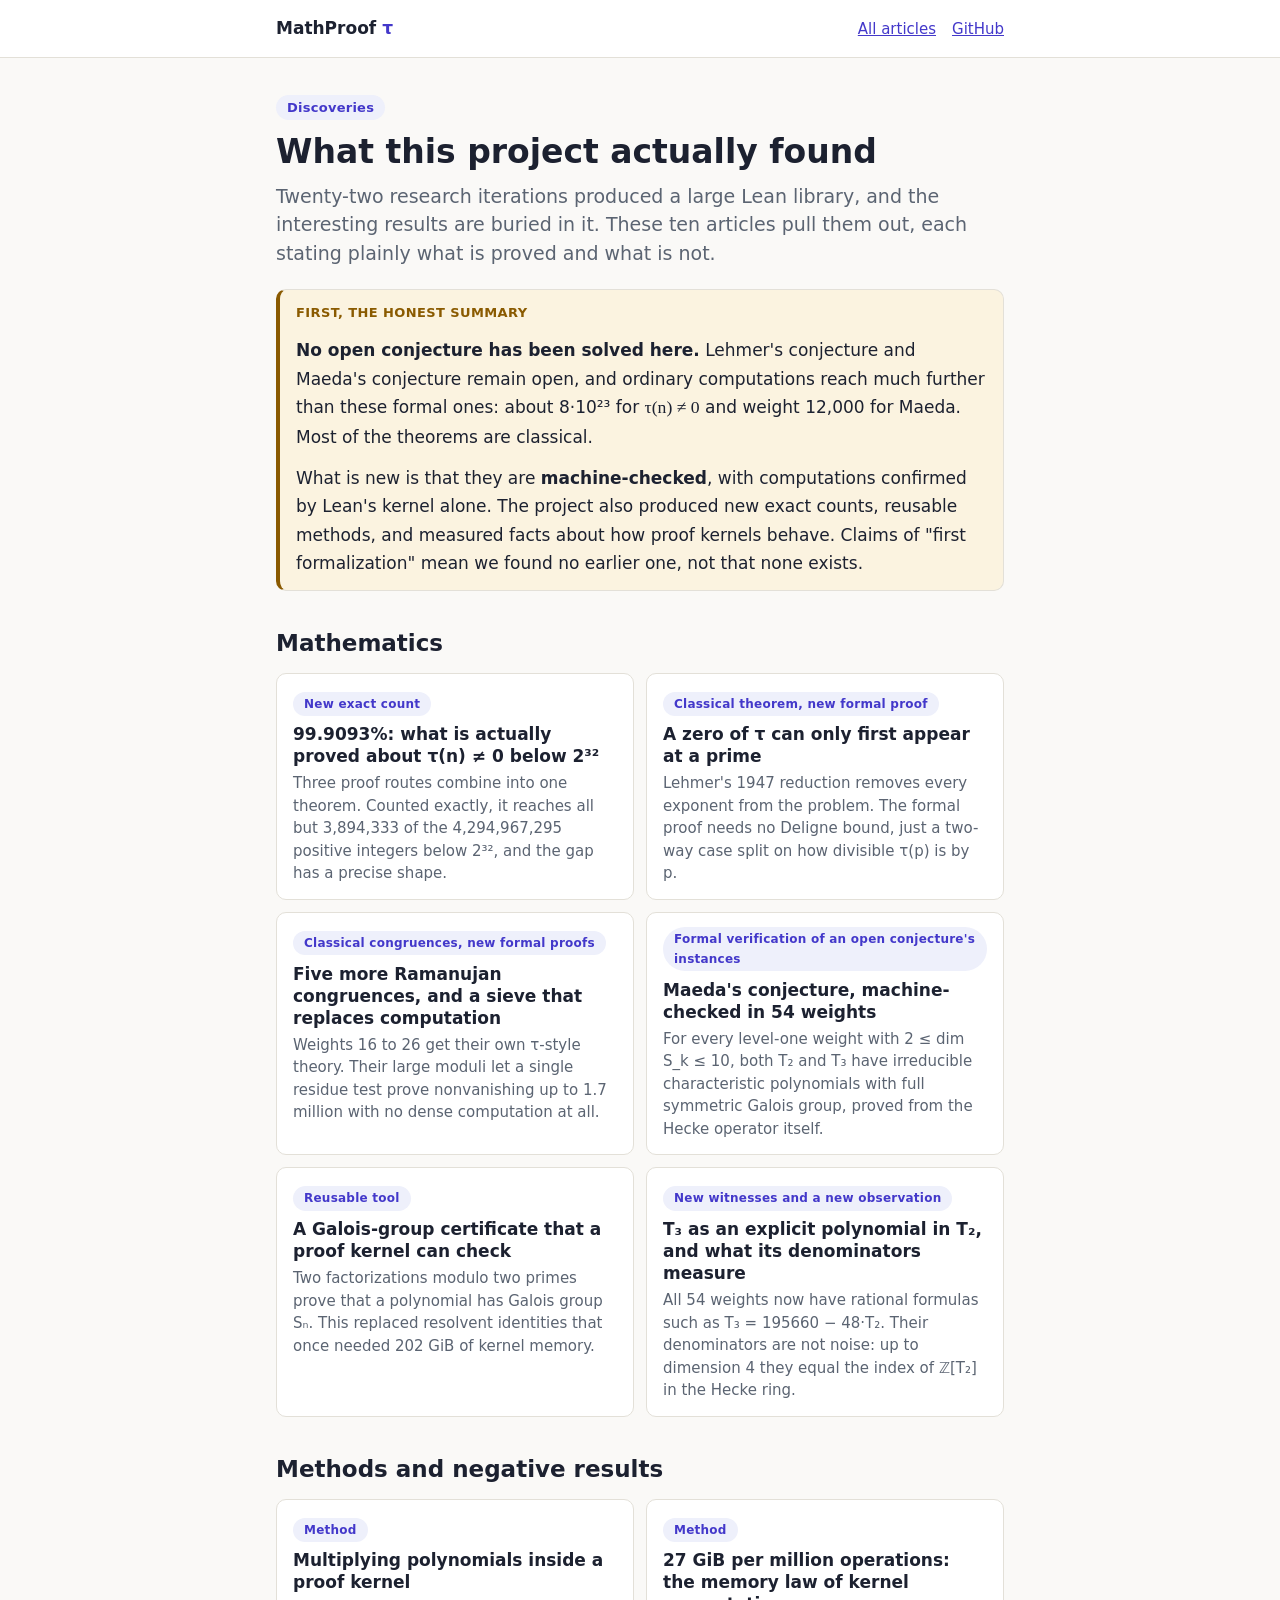
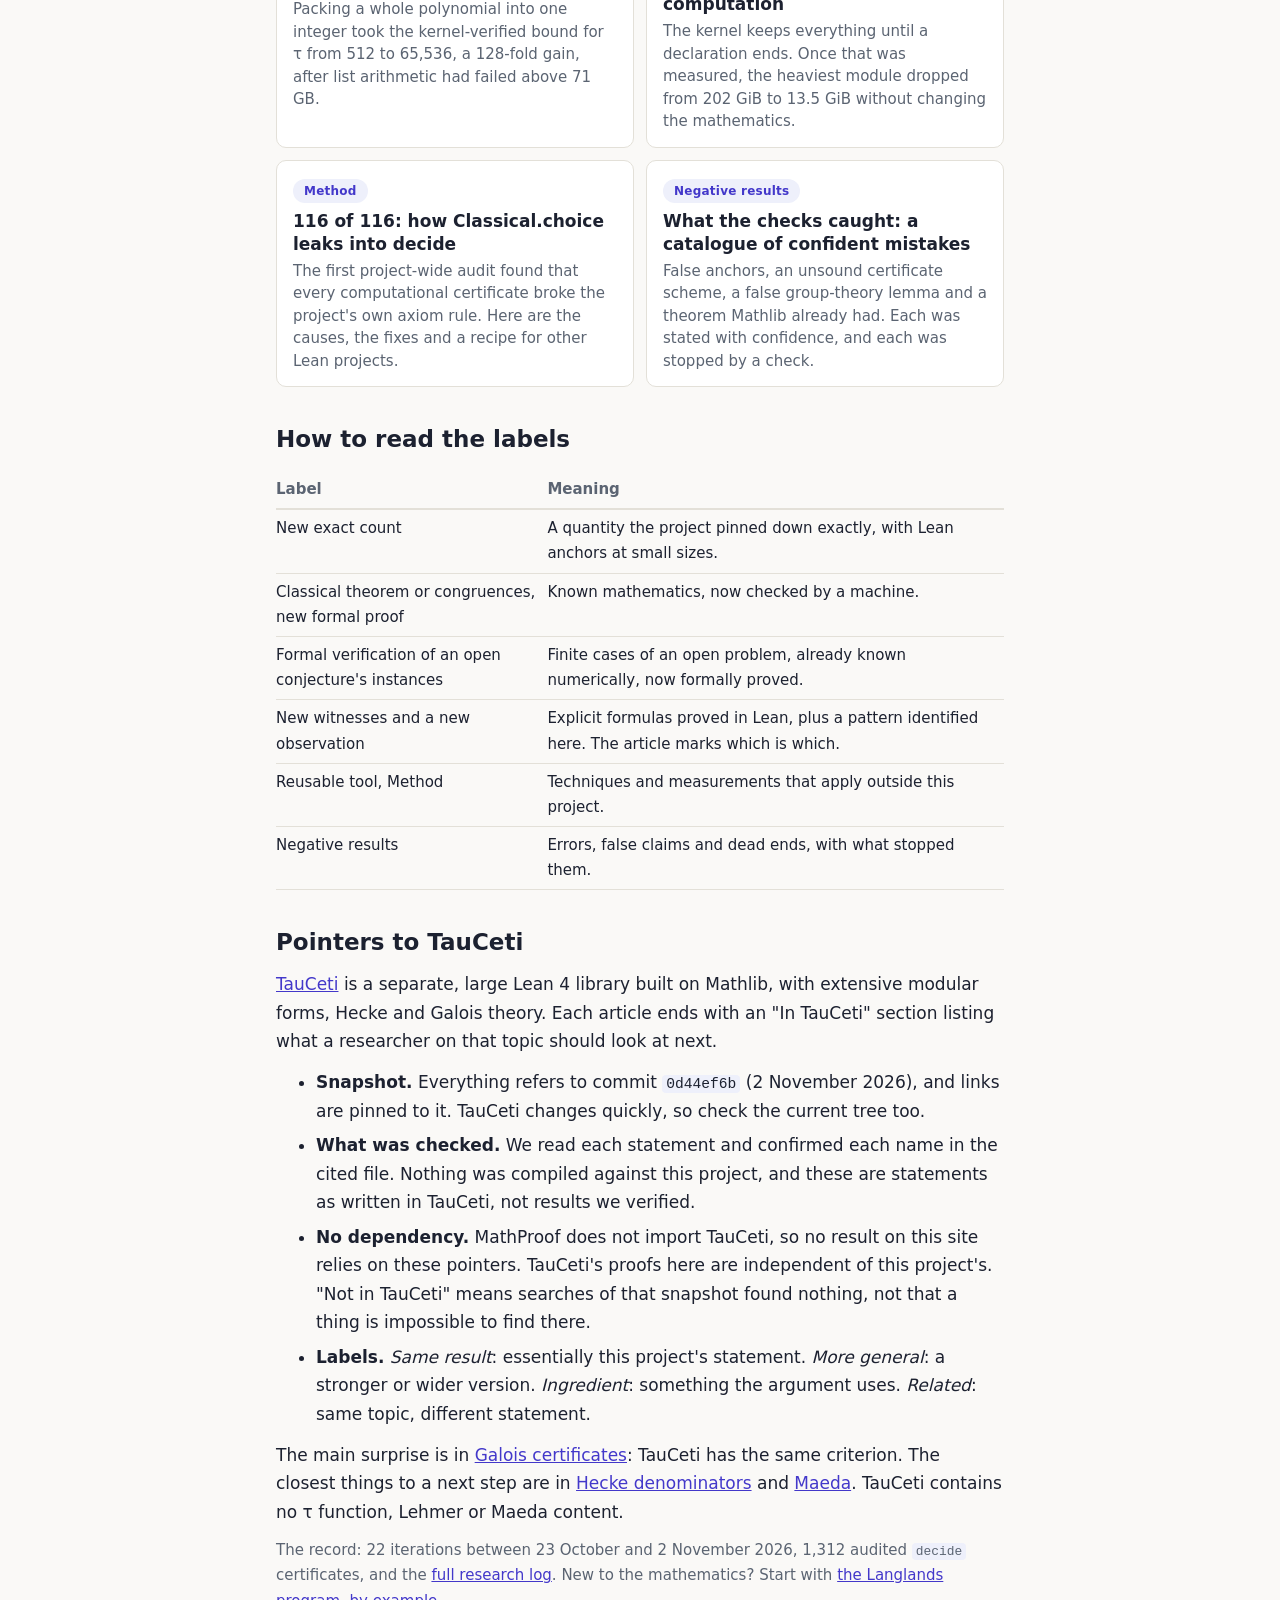
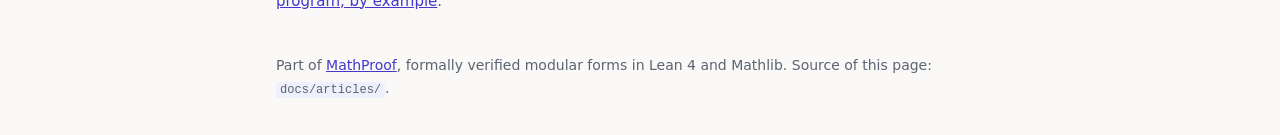
<file: docs/articles/index.html>
<!doctype html>
<html lang="en">
<head>
<meta charset="utf-8">
<meta name="viewport" content="width=device-width, initial-scale=1">
<meta name="color-scheme" content="light dark">
<title>Discoveries — MathProof</title>
<meta name="description" content="Ten articles on what the MathProof project actually found: results, a new observation, methods and negative results, each separated from what is merely classical.">
<link rel="stylesheet" href="article.css">
</head>
<body>
<div class="bar"><div class="in">
  <a class="brand" href="../index.html">MathProof <span>τ</span></a>
  <nav><a href="index.html">All articles</a><a href="https://github.com/picodozbotdoz/math-proof1">GitHub</a></nav>
</div></div>
<main>
<span class="kicker">Discoveries</span>
<h1>What this project actually found</h1>
<p class="dek">Twenty-two research iterations produced a large Lean library, and the interesting results are buried in it. These ten articles pull them out, each stating plainly what is proved and what is not.</p>

<div class="box caveat"><span class="lbl">FIRST, THE HONEST SUMMARY</span>
<p><strong>No open conjecture has been solved here.</strong> Lehmer's conjecture and Maeda's conjecture remain open, and ordinary computations reach much further than these formal ones: about 8·10²³ for <span class="m">τ(n) ≠ 0</span> and weight 12,000 for Maeda. Most of the theorems are classical.</p>
<p>What is new is that they are <strong>machine-checked</strong>, with computations confirmed by Lean's kernel alone. The project also produced new exact counts, reusable methods, and measured facts about how proof kernels behave. Claims of "first formalization" mean we found no earlier one, not that none exists.</p></div>

<h2>Mathematics</h2>
<div class="cards">
<a class="card" href="lehmer-coverage.html"><span class="kicker">New exact count</span><b>99.9093%: what is actually proved about τ(n) ≠ 0 below 2³²</b><span class="d">Three proof routes combine into one theorem. Counted exactly, it reaches all but 3,894,333 of the 4,294,967,295 positive integers below 2³², and the gap has a precise shape.</span></a>
<a class="card" href="lehmer-prime-reduction.html"><span class="kicker">Classical theorem, new formal proof</span><b>A zero of τ can only first appear at a prime</b><span class="d">Lehmer&#x27;s 1947 reduction removes every exponent from the problem. The formal proof needs no Deligne bound, just a two-way case split on how divisible τ(p) is by p.</span></a>
<a class="card" href="higher-weight-sieves.html"><span class="kicker">Classical congruences, new formal proofs</span><b>Five more Ramanujan congruences, and a sieve that replaces computation</b><span class="d">Weights 16 to 26 get their own τ-style theory. Their large moduli let a single residue test prove nonvanishing up to 1.7 million with no dense computation at all.</span></a>
<a class="card" href="maeda-54-weights.html"><span class="kicker">Formal verification of an open conjecture&#x27;s instances</span><b>Maeda&#x27;s conjecture, machine-checked in 54 weights</b><span class="d">For every level-one weight with 2 ≤ dim S_k ≤ 10, both T₂ and T₃ have irreducible characteristic polynomials with full symmetric Galois group, proved from the Hecke operator itself.</span></a>
<a class="card" href="galois-certificates.html"><span class="kicker">Reusable tool</span><b>A Galois-group certificate that a proof kernel can check</b><span class="d">Two factorizations modulo two primes prove that a polynomial has Galois group Sₙ. This replaced resolvent identities that once needed 202 GiB of kernel memory.</span></a>
<a class="card" href="hecke-denominators.html"><span class="kicker">New witnesses and a new observation</span><b>T₃ as an explicit polynomial in T₂, and what its denominators measure</b><span class="d">All 54 weights now have rational formulas such as T₃ = 195660 − 48·T₂. Their denominators are not noise: up to dimension 4 they equal the index of ℤ[T₂] in the Hecke ring.</span></a>
</div>

<h2>Methods and negative results</h2>
<div class="cards">
<a class="card" href="kernel-bignum.html"><span class="kicker">Method</span><b>Multiplying polynomials inside a proof kernel</b><span class="d">Packing a whole polynomial into one integer took the kernel-verified bound for τ from 512 to 65,536, a 128-fold gain, after list arithmetic had failed above 71 GB.</span></a>
<a class="card" href="kernel-memory-law.html"><span class="kicker">Method</span><b>27 GiB per million operations: the memory law of kernel computation</b><span class="d">The kernel keeps everything until a declaration ends. Once that was measured, the heaviest module dropped from 202 GiB to 13.5 GiB without changing the mathematics.</span></a>
<a class="card" href="axiom-leaks.html"><span class="kicker">Method</span><b>116 of 116: how Classical.choice leaks into decide</b><span class="d">The first project-wide audit found that every computational certificate broke the project&#x27;s own axiom rule. Here are the causes, the fixes and a recipe for other Lean projects.</span></a>
<a class="card" href="what-the-checks-caught.html"><span class="kicker">Negative results</span><b>What the checks caught: a catalogue of confident mistakes</b><span class="d">False anchors, an unsound certificate scheme, a false group-theory lemma and a theorem Mathlib already had. Each was stated with confidence, and each was stopped by a check.</span></a>
</div>

<h2>How to read the labels</h2>
<div class="tw"><table>
<tr><th>Label</th><th>Meaning</th></tr>
<tr><td>New exact count</td><td>A quantity the project pinned down exactly, with Lean anchors at small sizes.</td></tr>
<tr><td>Classical theorem or congruences, new formal proof</td><td>Known mathematics, now checked by a machine.</td></tr>
<tr><td>Formal verification of an open conjecture's instances</td><td>Finite cases of an open problem, already known numerically, now formally proved.</td></tr>
<tr><td>New witnesses and a new observation</td><td>Explicit formulas proved in Lean, plus a pattern identified here. The article marks which is which.</td></tr>
<tr><td>Reusable tool, Method</td><td>Techniques and measurements that apply outside this project.</td></tr>
<tr><td>Negative results</td><td>Errors, false claims and dead ends, with what stopped them.</td></tr>
</table></div>
<h2 id="tauceti">Pointers to TauCeti</h2>
<p><a href="https://github.com/TauCetiProject/TauCeti">TauCeti</a> is a separate, large Lean 4 library built on Mathlib, with extensive modular forms, Hecke and Galois theory. Each article ends with an "In TauCeti" section listing what a researcher on that topic should look at next.</p>
<ul>
<li><strong>Snapshot.</strong> Everything refers to commit <code>0d44ef6b</code> (2 November 2026), and links are pinned to it. TauCeti changes quickly, so check the current tree too.</li>
<li><strong>What was checked.</strong> We read each statement and confirmed each name in the cited file. Nothing was compiled against this project, and these are statements as written in TauCeti, not results we verified.</li>
<li><strong>No dependency.</strong> MathProof does not import TauCeti, so no result on this site relies on these pointers. TauCeti's proofs here are independent of this project's. "Not in TauCeti" means searches of that snapshot found nothing, not that a thing is impossible to find there.</li>
<li><strong>Labels.</strong> <em>Same result</em>: essentially this project's statement. <em>More general</em>: a stronger or wider version. <em>Ingredient</em>: something the argument uses. <em>Related</em>: same topic, different statement.</li>
</ul>
<p>The main surprise is in <a href="galois-certificates.html#tauceti">Galois certificates</a>: TauCeti has the same criterion. The closest things to a next step are in <a href="hecke-denominators.html#tauceti">Hecke denominators</a> and <a href="maeda-54-weights.html#tauceti">Maeda</a>. TauCeti contains no τ function, Lehmer or Maeda content.</p>
<p class="src">The record: 22 iterations between 23 October and 2 November 2026, 1,312 audited <code>decide</code> certificates, and the <a href="https://github.com/picodozbotdoz/math-proof1/blob/master/research/research-log.md">full research log</a>. New to the mathematics? Start with <a href="../langlands.html">the Langlands program, by example</a>.</p>
</main>
<footer>Part of <a href="../index.html">MathProof</a>, formally verified modular forms in Lean 4 and Mathlib. Source of this page: <code>docs/articles/</code>.</footer>
<script src="article.js"></script>
</body>
</html>
</file>
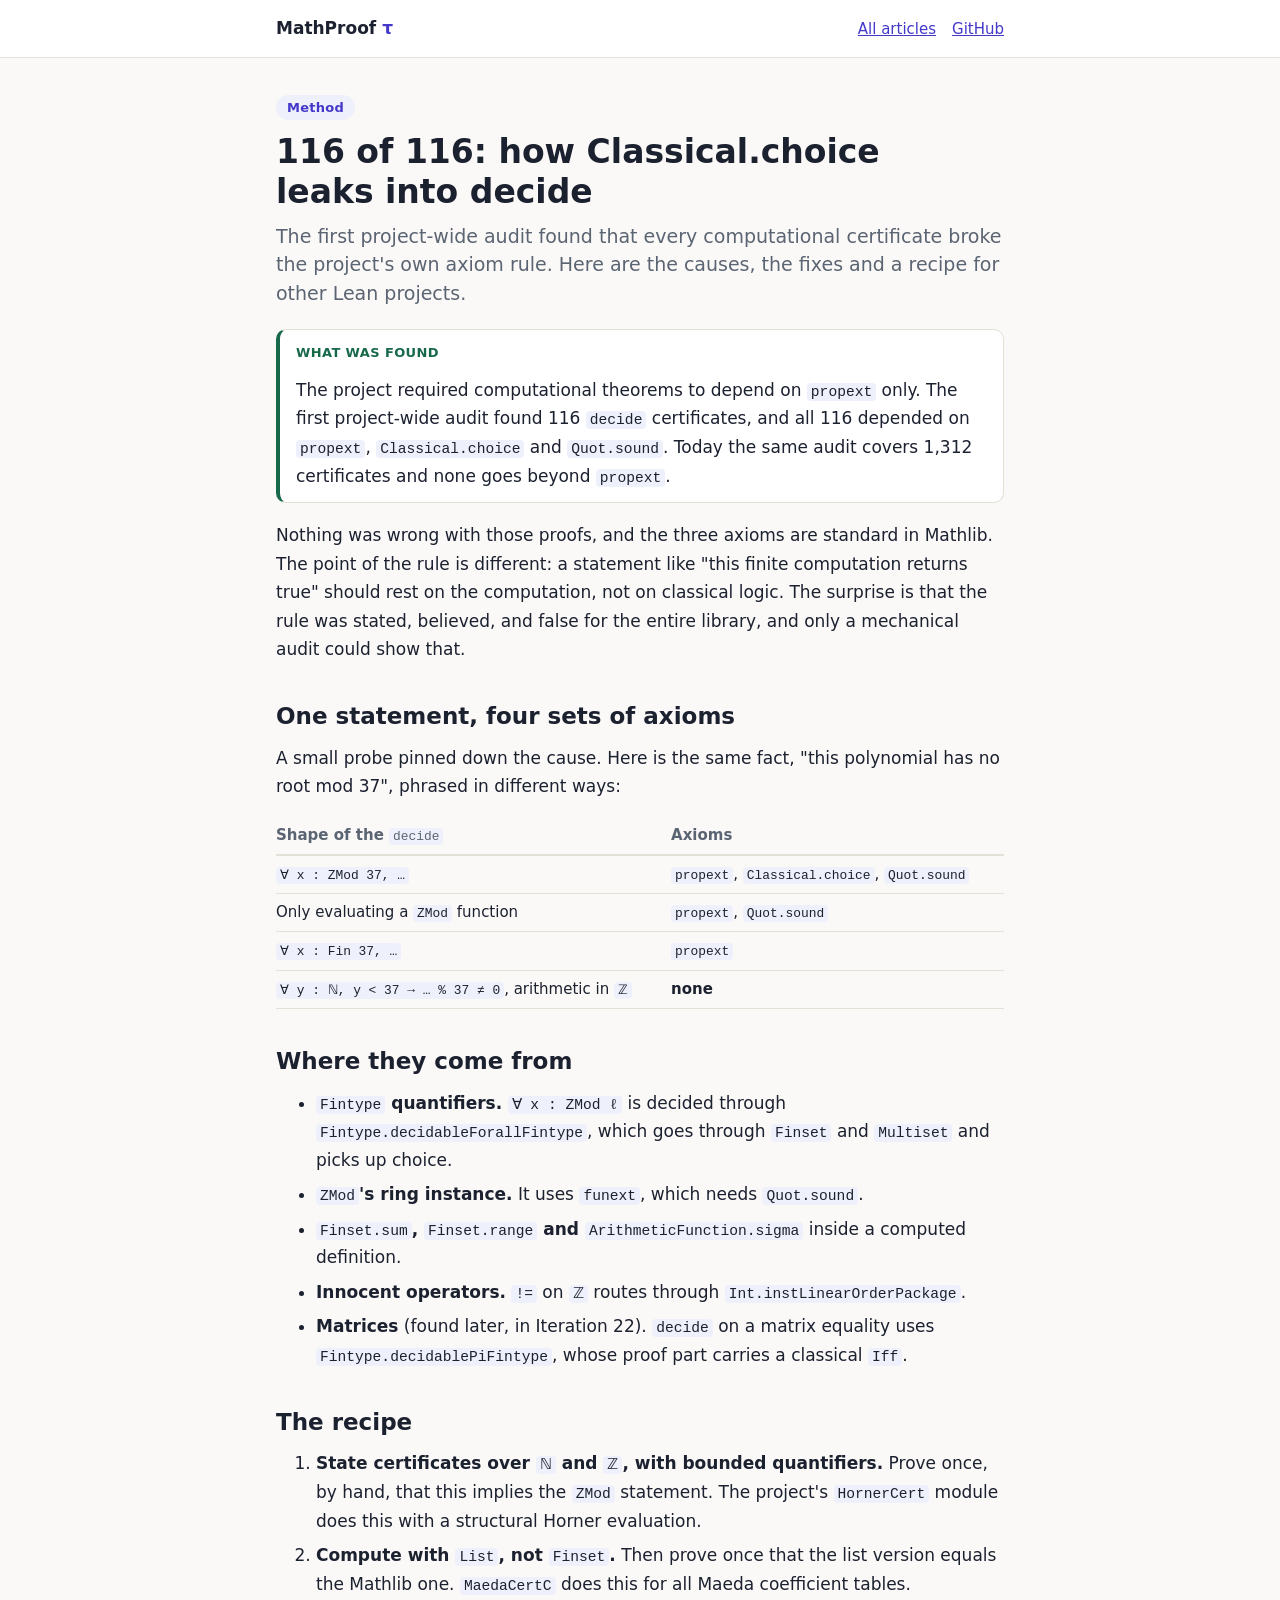
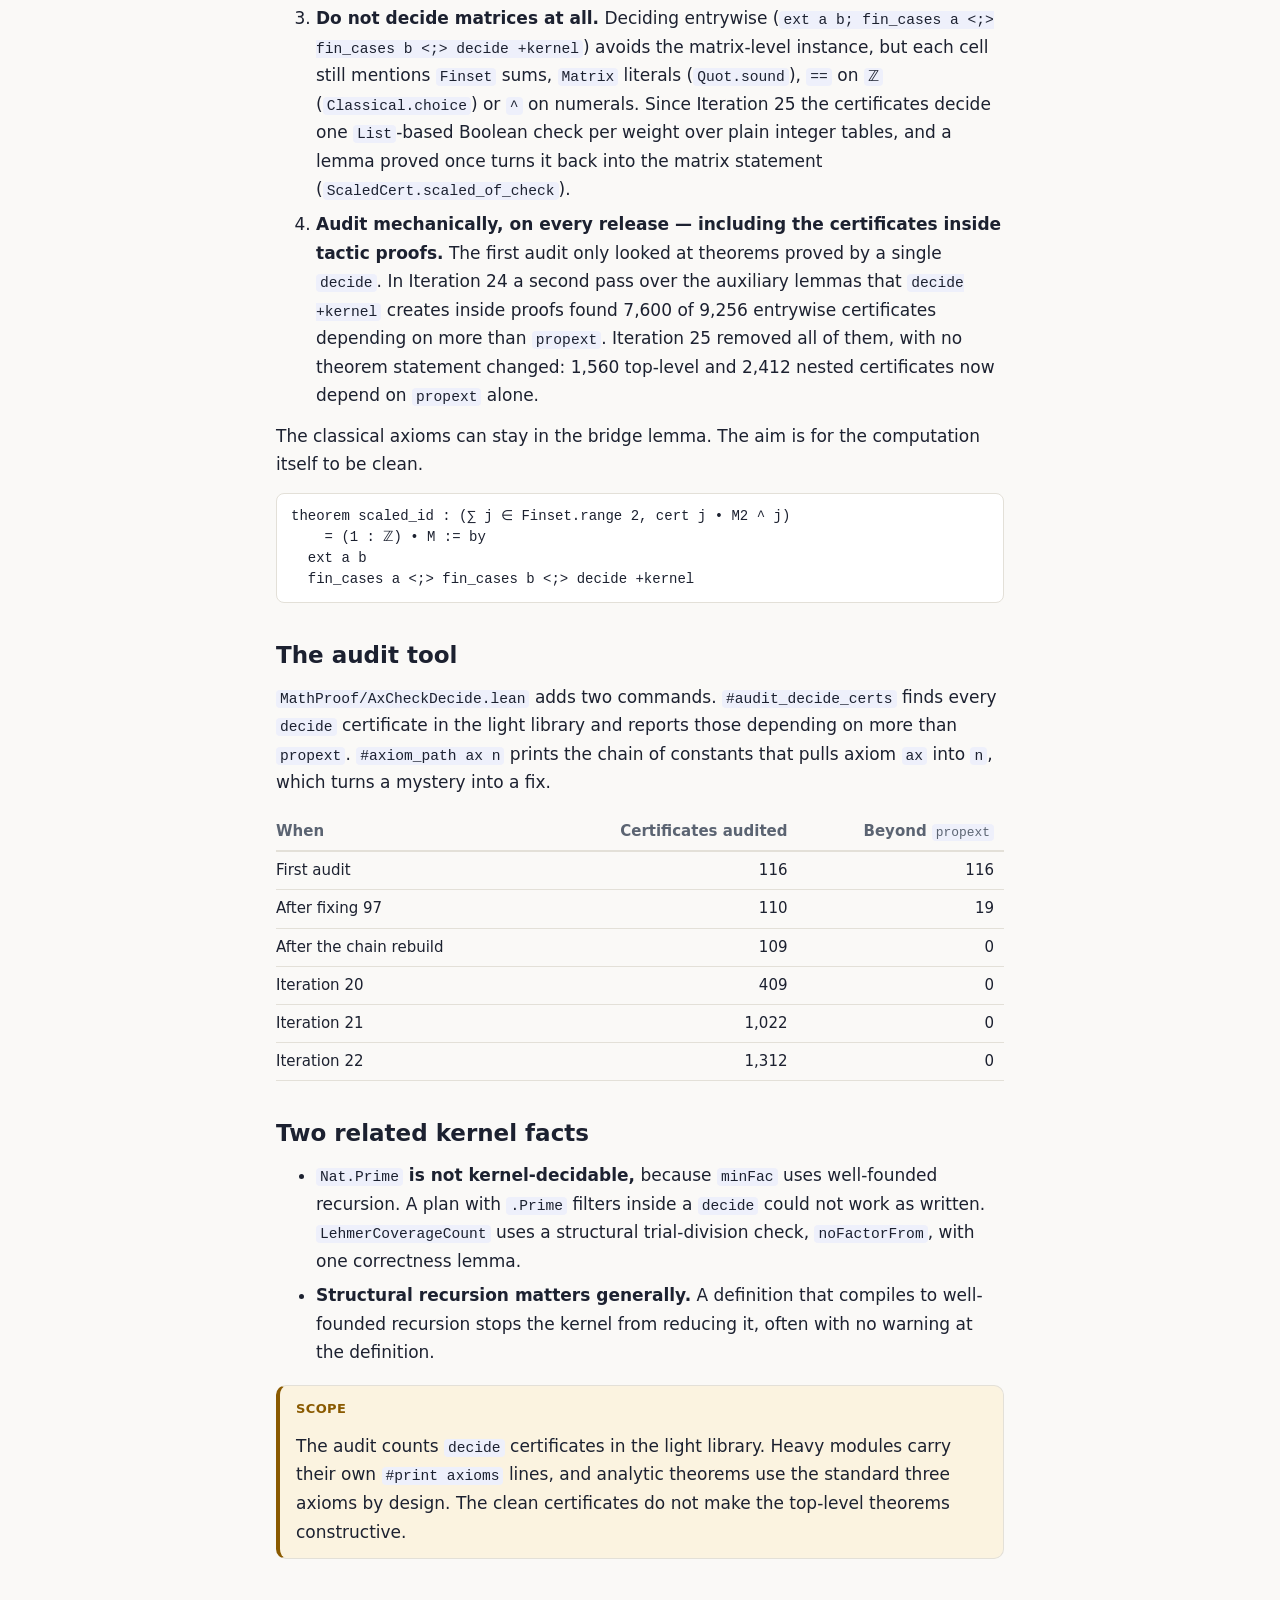
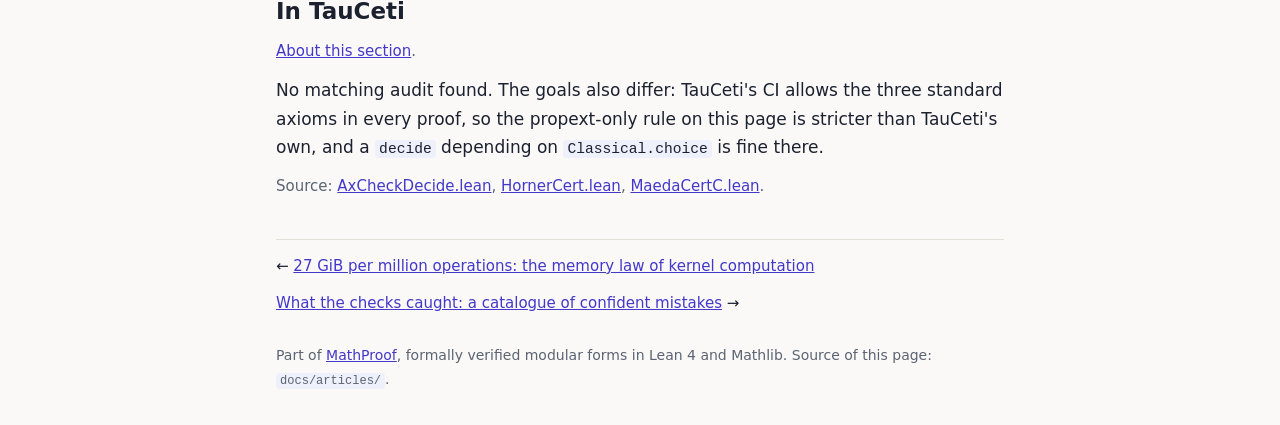
<file: docs/articles/axiom-leaks.html>
<!doctype html>
<html lang="en">
<head>
<meta charset="utf-8">
<meta name="viewport" content="width=device-width, initial-scale=1">
<meta name="color-scheme" content="light dark">
<title>116 of 116: how Classical.choice leaks into decide — MathProof</title>
<meta name="description" content="The first project-wide audit found that every computational certificate broke the project&#x27;s own axiom rule. Here are the causes, the fixes and a recipe for other Lean projects.">
<link rel="stylesheet" href="article.css">
</head>
<body>
<div class="bar"><div class="in">
  <a class="brand" href="../index.html">MathProof <span>τ</span></a>
  <nav><a href="index.html">All articles</a><a href="https://github.com/picodozbotdoz/math-proof1">GitHub</a></nav>
</div></div>
<main>
<span class="kicker">Method</span>
<h1>116 of 116: how Classical.choice leaks into decide</h1>
<p class="dek">The first project-wide audit found that every computational certificate broke the project&#x27;s own axiom rule. Here are the causes, the fixes and a recipe for other Lean projects.</p>
<div class="box proved"><span class="lbl">WHAT WAS FOUND</span>
<p>The project required computational theorems to depend on <code>propext</code> only. The first project-wide audit found 116 <code>decide</code> certificates, and all 116 depended on <code>propext</code>, <code>Classical.choice</code> and <code>Quot.sound</code>. Today the same audit covers 1,312 certificates and none goes beyond <code>propext</code>.</p></div>

<p>Nothing was wrong with those proofs, and the three axioms are standard in Mathlib. The point of the rule is different: a statement like "this finite computation returns true" should rest on the computation, not on classical logic. The surprise is that the rule was stated, believed, and false for the entire library, and only a mechanical audit could show that.</p>

<h2>One statement, four sets of axioms</h2>
<p>A small probe pinned down the cause. Here is the same fact, "this polynomial has no root mod 37", phrased in different ways:</p>
<div class="tw"><table>
<tr><th>Shape of the <code>decide</code></th><th>Axioms</th></tr>
<tr><td><code>∀ x : ZMod 37, …</code></td><td><code>propext</code>, <code>Classical.choice</code>, <code>Quot.sound</code></td></tr>
<tr><td>Only evaluating a <code>ZMod</code> function</td><td><code>propext</code>, <code>Quot.sound</code></td></tr>
<tr><td><code>∀ x : Fin 37, …</code></td><td><code>propext</code></td></tr>
<tr><td><code>∀ y : ℕ, y &lt; 37 → … % 37 ≠ 0</code>, arithmetic in <code>ℤ</code></td><td><strong>none</strong></td></tr>
</table></div>

<h2>Where they come from</h2>
<ul>
<li><strong><code>Fintype</code> quantifiers.</strong> <code>∀ x : ZMod ℓ</code> is decided through <code>Fintype.decidableForallFintype</code>, which goes through <code>Finset</code> and <code>Multiset</code> and picks up choice.</li>
<li><strong><code>ZMod</code>'s ring instance.</strong> It uses <code>funext</code>, which needs <code>Quot.sound</code>.</li>
<li><strong><code>Finset.sum</code>, <code>Finset.range</code> and <code>ArithmeticFunction.sigma</code></strong> inside a computed definition.</li>
<li><strong>Innocent operators.</strong> <code>!=</code> on <code>ℤ</code> routes through <code>Int.instLinearOrderPackage</code>.</li>
<li><strong>Matrices</strong> (found later, in Iteration 22). <code>decide</code> on a matrix equality uses <code>Fintype.decidablePiFintype</code>, whose proof part carries a classical <code>Iff</code>.</li>
</ul>

<h2>The recipe</h2>
<ol>
<li><strong>State certificates over <code>ℕ</code> and <code>ℤ</code>, with bounded quantifiers.</strong> Prove once, by hand, that this implies the <code>ZMod</code> statement. The project's <code>HornerCert</code> module does this with a structural Horner evaluation.</li>
<li><strong>Compute with <code>List</code>, not <code>Finset</code>.</strong> Then prove once that the list version equals the Mathlib one. <code>MaedaCertC</code> does this for all Maeda coefficient tables.</li>
<li><strong>Do not decide matrices at all.</strong> Deciding entrywise (<code>ext a b; fin_cases a &lt;;&gt; fin_cases b &lt;;&gt; decide +kernel</code>) avoids the matrix-level instance, but each cell still mentions <code>Finset</code> sums, <code>Matrix</code> literals (<code>Quot.sound</code>), <code>==</code> on <code>ℤ</code> (<code>Classical.choice</code>) or <code>^</code> on numerals. Since Iteration 25 the certificates decide one <code>List</code>-based Boolean check per weight over plain integer tables, and a lemma proved once turns it back into the matrix statement (<code>ScaledCert.scaled_of_check</code>).</li>
<li><strong>Audit mechanically, on every release — including the certificates inside tactic proofs.</strong> The first audit only looked at theorems proved by a single <code>decide</code>. In Iteration 24 a second pass over the auxiliary lemmas that <code>decide +kernel</code> creates inside proofs found 7,600 of 9,256 entrywise certificates depending on more than <code>propext</code>. Iteration 25 removed all of them, with no theorem statement changed: 1,560 top-level and 2,412 nested certificates now depend on <code>propext</code> alone.</li>
</ol>
<p>The classical axioms can stay in the bridge lemma. The aim is for the computation itself to be clean.</p>
<pre><code>theorem scaled_id : (∑ j ∈ Finset.range 2, cert j • M2 ^ j)
    = (1 : ℤ) • M := by
  ext a b
  fin_cases a &lt;;&gt; fin_cases b &lt;;&gt; decide +kernel</code></pre>

<h2>The audit tool</h2>
<p><code>MathProof/AxCheckDecide.lean</code> adds two commands. <code>#audit_decide_certs</code> finds every <code>decide</code> certificate in the light library and reports those depending on more than <code>propext</code>. <code>#axiom_path ax n</code> prints the chain of constants that pulls axiom <code>ax</code> into <code>n</code>, which turns a mystery into a fix.</p>
<div class="tw"><table>
<tr><th>When</th><th class="r">Certificates audited</th><th class="r">Beyond <code>propext</code></th></tr>
<tr><td>First audit</td><td class="r">116</td><td class="r">116</td></tr>
<tr><td>After fixing 97</td><td class="r">110</td><td class="r">19</td></tr>
<tr><td>After the chain rebuild</td><td class="r">109</td><td class="r">0</td></tr>
<tr><td>Iteration 20</td><td class="r">409</td><td class="r">0</td></tr>
<tr><td>Iteration 21</td><td class="r">1,022</td><td class="r">0</td></tr>
<tr><td>Iteration 22</td><td class="r">1,312</td><td class="r">0</td></tr>
</table></div>

<h2>Two related kernel facts</h2>
<ul>
<li><strong><code>Nat.Prime</code> is not kernel-decidable,</strong> because <code>minFac</code> uses well-founded recursion. A plan with <code>.Prime</code> filters inside a <code>decide</code> could not work as written. <code>LehmerCoverageCount</code> uses a structural trial-division check, <code>noFactorFrom</code>, with one correctness lemma.</li>
<li><strong>Structural recursion matters generally.</strong> A definition that compiles to well-founded recursion stops the kernel from reducing it, often with no warning at the definition.</li>
</ul>
<div class="box caveat"><span class="lbl">SCOPE</span><p>The audit counts <code>decide</code> certificates in the light library. Heavy modules carry their own <code>#print axioms</code> lines, and analytic theorems use the standard three axioms by design. The clean certificates do not make the top-level theorems constructive.</p></div>
<h2 id="tauceti">In TauCeti</h2>
<p class="src"><a href="index.html#tauceti">About this section</a>.</p>
<p>No matching audit found. The goals also differ: TauCeti's CI allows the three standard axioms in every proof, so the propext-only rule on this page is stricter than TauCeti's own, and a <code>decide</code> depending on <code>Classical.choice</code> is fine there.</p>
<p class="src">Source: <a href="https://github.com/picodozbotdoz/math-proof1/blob/master/MathProof/AxCheckDecide.lean">AxCheckDecide.lean</a>, <a href="https://github.com/picodozbotdoz/math-proof1/blob/master/MathProof/ModularForms/HornerCert.lean">HornerCert.lean</a>, <a href="https://github.com/picodozbotdoz/math-proof1/blob/master/MathProof/ModularForms/MaedaCertC.lean">MaedaCertC.lean</a>.</p>
<div class="pn"><span>← <a href="kernel-memory-law.html">27 GiB per million operations: the memory law of kernel computation</a></span><span><a href="what-the-checks-caught.html">What the checks caught: a catalogue of confident mistakes</a> →</span></div>
</main>
<footer>Part of <a href="../index.html">MathProof</a>, formally verified modular forms in Lean 4 and Mathlib. Source of this page: <code>docs/articles/</code>.</footer>
<script src="article.js"></script>
</body>
</html>
</file>
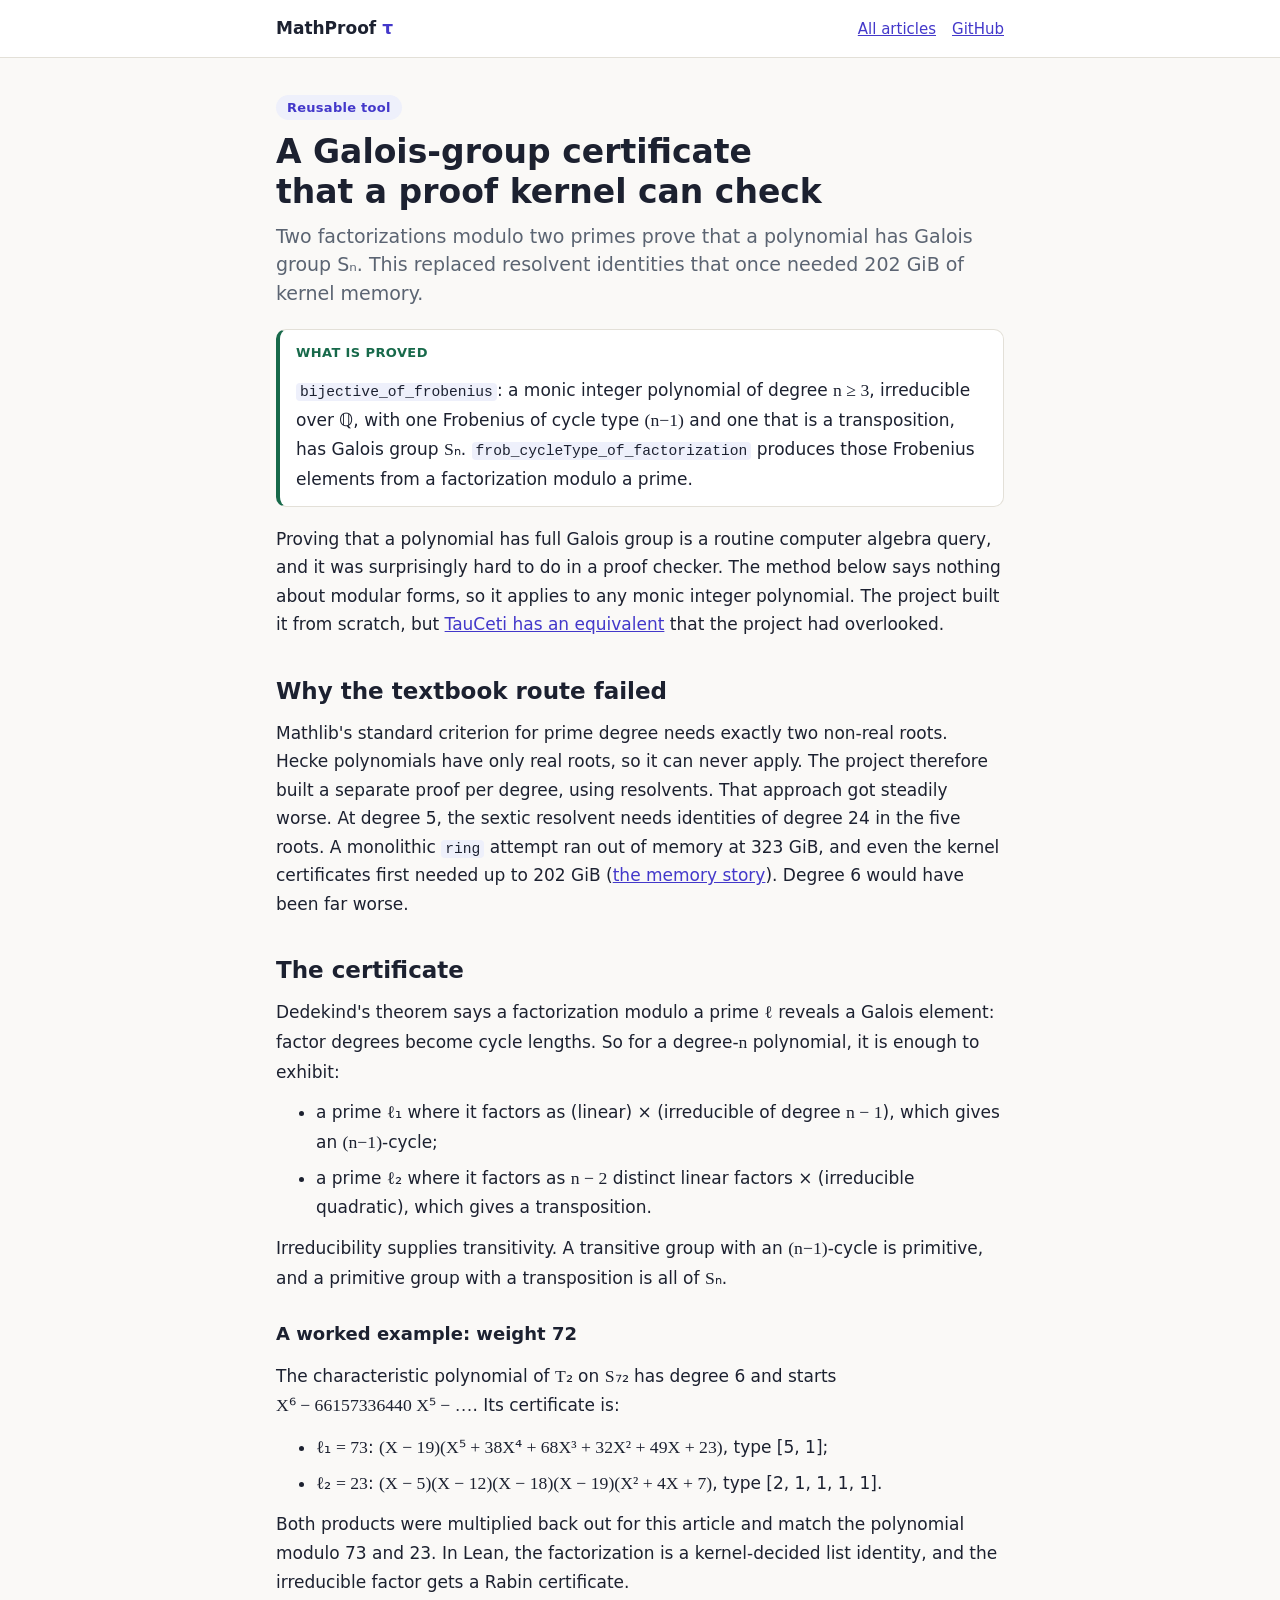
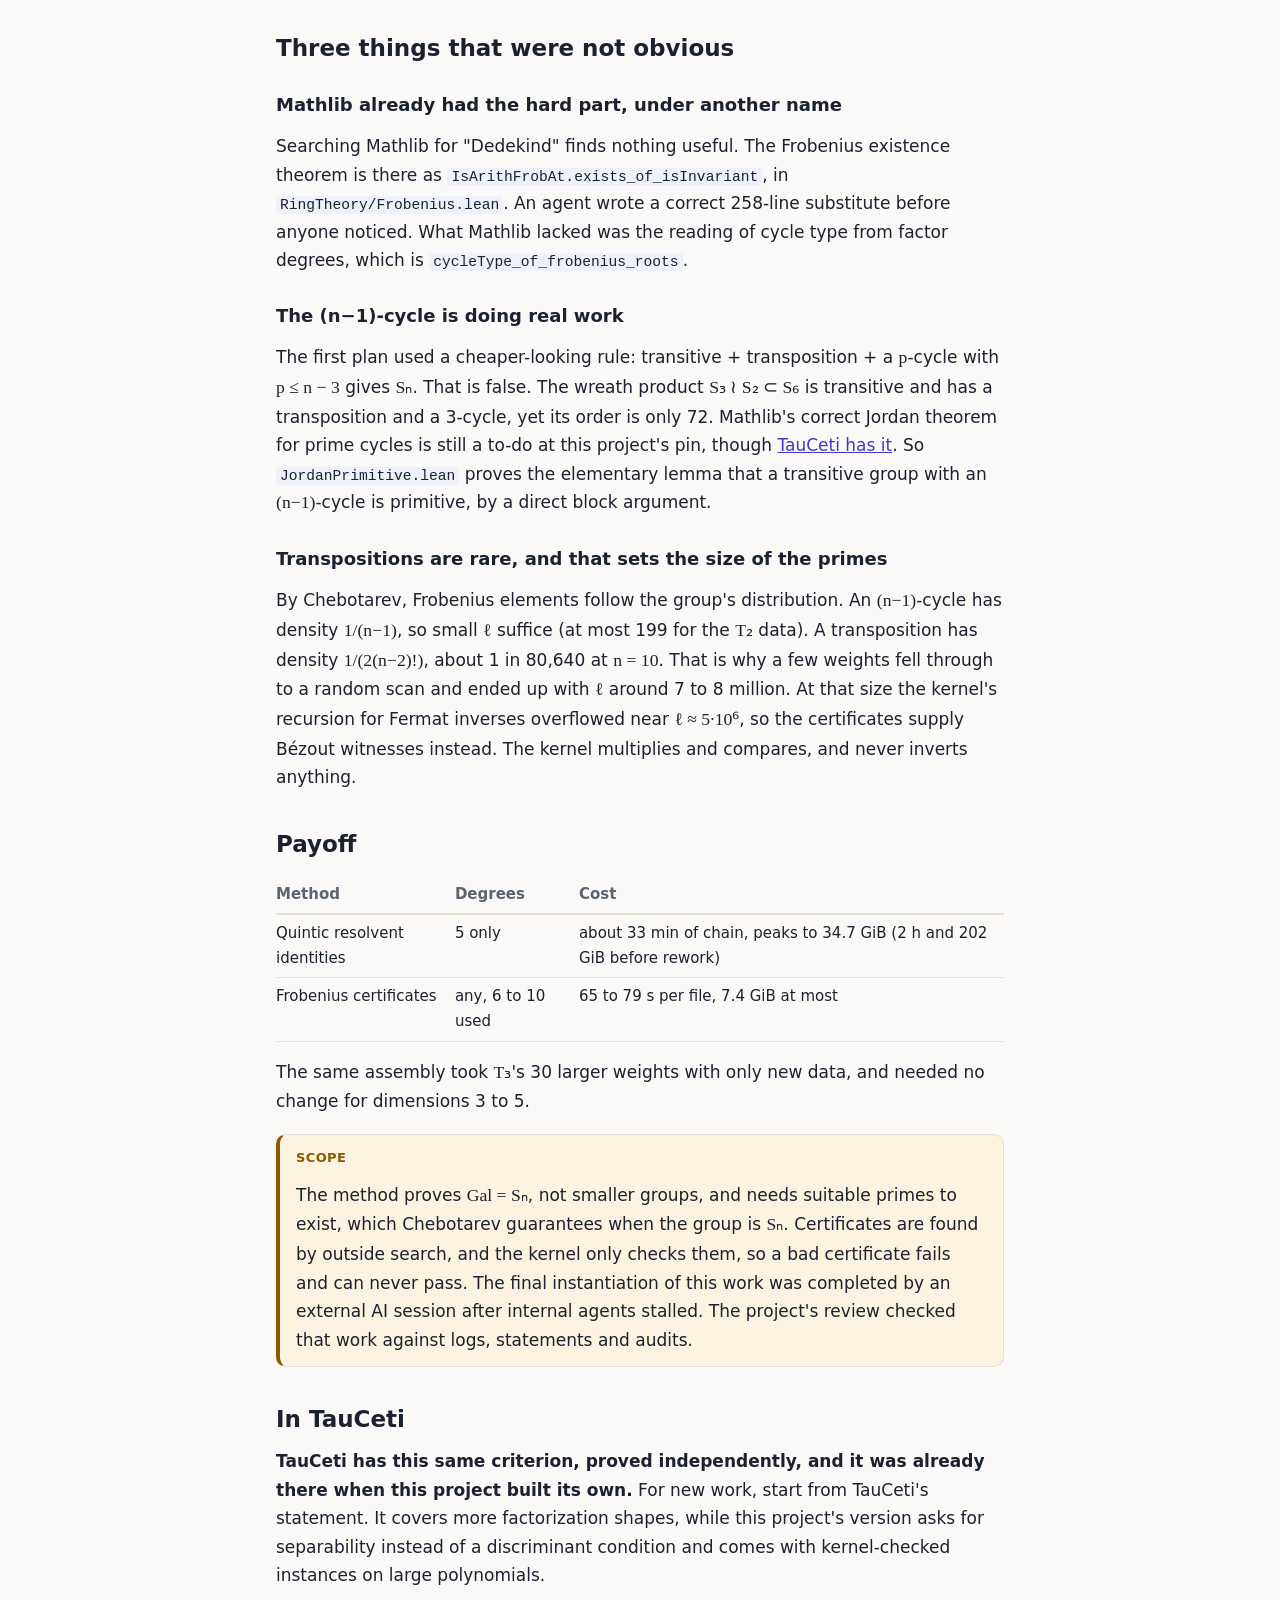
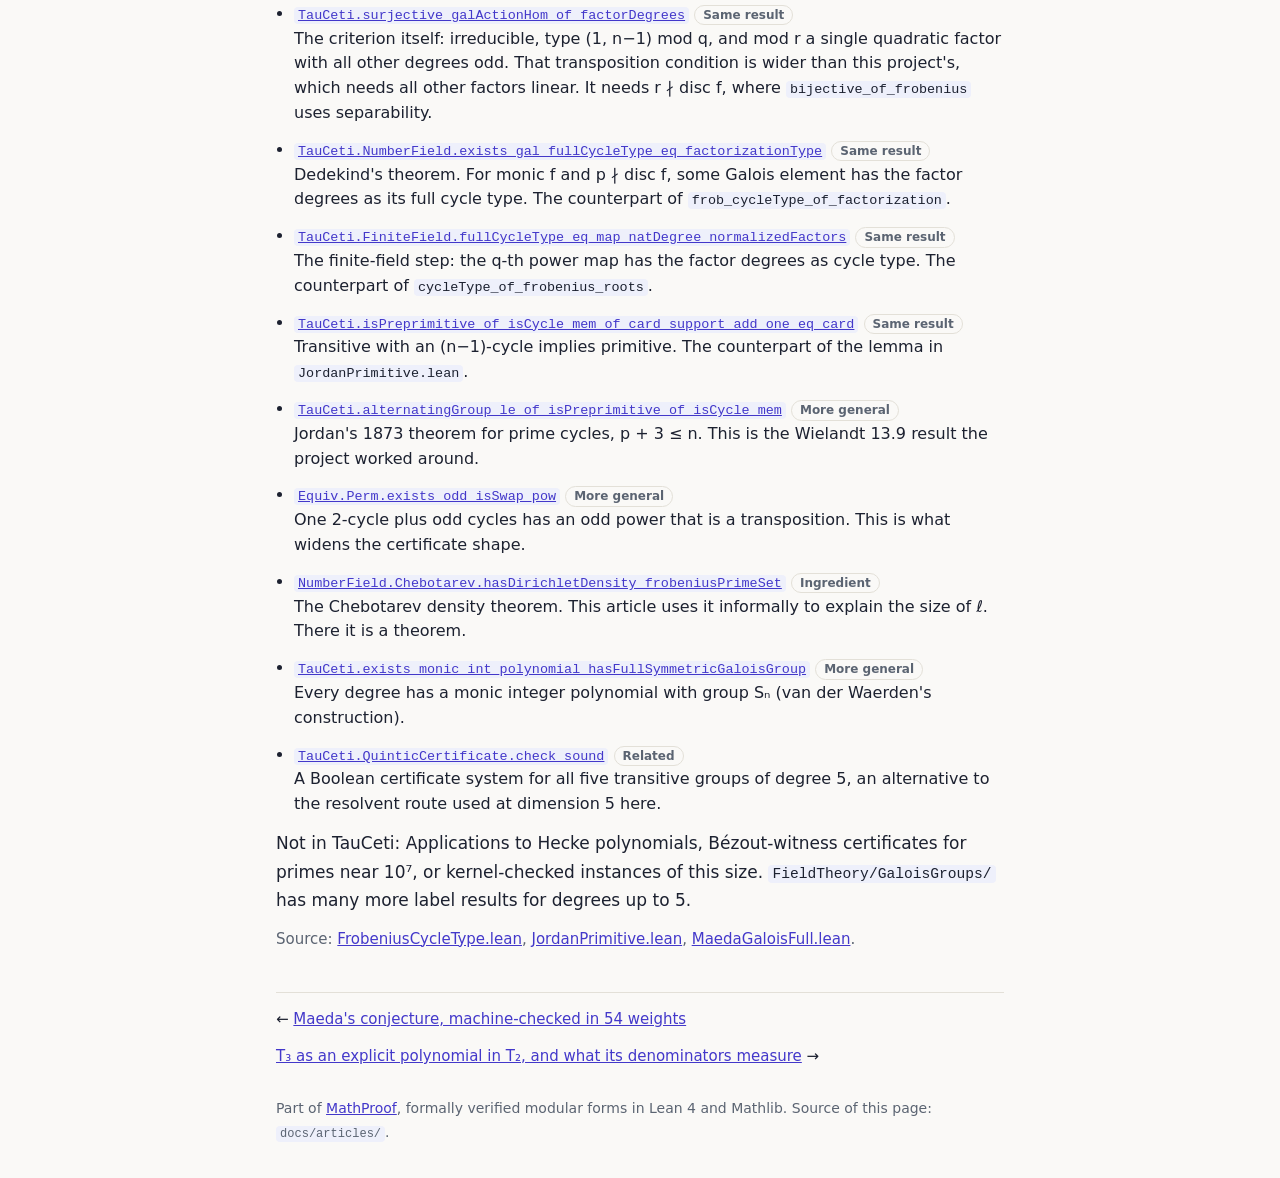
<file: docs/articles/galois-certificates.html>
<!doctype html>
<html lang="en">
<head>
<meta charset="utf-8">
<meta name="viewport" content="width=device-width, initial-scale=1">
<meta name="color-scheme" content="light dark">
<title>A Galois-group certificate that a proof kernel can check — MathProof</title>
<meta name="description" content="Two factorizations modulo two primes prove that a polynomial has Galois group Sₙ. This replaced resolvent identities that once needed 202 GiB of kernel memory.">
<link rel="stylesheet" href="article.css">
</head>
<body>
<div class="bar"><div class="in">
  <a class="brand" href="../index.html">MathProof <span>τ</span></a>
  <nav><a href="index.html">All articles</a><a href="https://github.com/picodozbotdoz/math-proof1">GitHub</a></nav>
</div></div>
<main>
<span class="kicker">Reusable tool</span>
<h1>A Galois-group certificate that a proof kernel can check</h1>
<p class="dek">Two factorizations modulo two primes prove that a polynomial has Galois group Sₙ. This replaced resolvent identities that once needed 202 GiB of kernel memory.</p>
<div class="box proved"><span class="lbl">WHAT IS PROVED</span>
<p><code>bijective_of_frobenius</code>: a monic integer polynomial of degree <span class="m">n ≥ 3</span>, irreducible over <span class="m">ℚ</span>, with one Frobenius of cycle type <span class="m">(n−1)</span> and one that is a transposition, has Galois group <span class="m">Sₙ</span>. <code>frob_cycleType_of_factorization</code> produces those Frobenius elements from a factorization modulo a prime.</p></div>

<p>Proving that a polynomial has full Galois group is a routine computer algebra query, and it was surprisingly hard to do in a proof checker. The method below says nothing about modular forms, so it applies to any monic integer polynomial. The project built it from scratch, but <a href="#tauceti">TauCeti has an equivalent</a> that the project had overlooked.</p>

<h2>Why the textbook route failed</h2>
<p>Mathlib's standard criterion for prime degree needs exactly two non-real roots. Hecke polynomials have only real roots, so it can never apply. The project therefore built a separate proof per degree, using resolvents. That approach got steadily worse. At degree 5, the sextic resolvent needs identities of degree 24 in the five roots. A monolithic <code>ring</code> attempt ran out of memory at 323 GiB, and even the kernel certificates first needed up to 202 GiB (<a href="kernel-memory-law.html">the memory story</a>). Degree 6 would have been far worse.</p>

<h2>The certificate</h2>
<p>Dedekind's theorem says a factorization modulo a prime <span class="m">ℓ</span> reveals a Galois element: factor degrees become cycle lengths. So for a degree-<span class="m">n</span> polynomial, it is enough to exhibit:</p>
<ul>
<li>a prime <span class="m">ℓ₁</span> where it factors as (linear) × (irreducible of degree <span class="m">n − 1</span>), which gives an <span class="m">(n−1)</span>-cycle;</li>
<li>a prime <span class="m">ℓ₂</span> where it factors as <span class="m">n − 2</span> distinct linear factors × (irreducible quadratic), which gives a transposition.</li>
</ul>
<p>Irreducibility supplies transitivity. A transitive group with an <span class="m">(n−1)</span>-cycle is primitive, and a primitive group with a transposition is all of <span class="m">Sₙ</span>.</p>

<h3>A worked example: weight 72</h3>
<p>The characteristic polynomial of <span class="m">T₂</span> on <span class="m">S₇₂</span> has degree 6 and starts <span class="m">X⁶ − 66157336440 X⁵ − …</span>. Its certificate is:</p>
<ul>
<li><span class="m">ℓ₁ = 73</span>: <span class="m w">(X − 19)(X⁵ + 38X⁴ + 68X³ + 32X² + 49X + 23)</span>, type [5, 1];</li>
<li><span class="m">ℓ₂ = 23</span>: <span class="m w">(X − 5)(X − 12)(X − 18)(X − 19)(X² + 4X + 7)</span>, type [2, 1, 1, 1, 1].</li>
</ul>
<p>Both products were multiplied back out for this article and match the polynomial modulo 73 and 23. In Lean, the factorization is a kernel-decided list identity, and the irreducible factor gets a Rabin certificate.</p>

<h2>Three things that were not obvious</h2>
<h3>Mathlib already had the hard part, under another name</h3>
<p>Searching Mathlib for "Dedekind" finds nothing useful. The Frobenius existence theorem is there as <code>IsArithFrobAt.exists_of_isInvariant</code>, in <code>RingTheory/Frobenius.lean</code>. An agent wrote a correct 258-line substitute before anyone noticed. What Mathlib lacked was the reading of cycle type from factor degrees, which is <code>cycleType_of_frobenius_roots</code>.</p>
<h3>The (n−1)-cycle is doing real work</h3>
<p>The first plan used a cheaper-looking rule: transitive + transposition + a <span class="m">p</span>-cycle with <span class="m">p ≤ n − 3</span> gives <span class="m">Sₙ</span>. That is false. The wreath product <span class="m">S₃ ≀ S₂ ⊂ S₆</span> is transitive and has a transposition and a 3-cycle, yet its order is only 72. Mathlib's correct Jordan theorem for prime cycles is still a to-do at this project's pin, though <a href="#tauceti">TauCeti has it</a>. So <code>JordanPrimitive.lean</code> proves the elementary lemma that a transitive group with an <span class="m">(n−1)</span>-cycle is primitive, by a direct block argument.</p>
<h3>Transpositions are rare, and that sets the size of the primes</h3>
<p>By Chebotarev, Frobenius elements follow the group's distribution. An <span class="m">(n−1)</span>-cycle has density <span class="m">1/(n−1)</span>, so small <span class="m">ℓ</span> suffice (at most 199 for the <span class="m">T₂</span> data). A transposition has density <span class="m">1/(2(n−2)!)</span>, about 1 in 80,640 at <span class="m">n = 10</span>. That is why a few weights fell through to a random scan and ended up with <span class="m">ℓ</span> around 7 to 8 million. At that size the kernel's recursion for Fermat inverses overflowed near <span class="m">ℓ ≈ 5·10⁶</span>, so the certificates supply Bézout witnesses instead. The kernel multiplies and compares, and never inverts anything.</p>

<h2>Payoff</h2>
<div class="tw"><table>
<tr><th>Method</th><th>Degrees</th><th>Cost</th></tr>
<tr><td>Quintic resolvent identities</td><td>5 only</td><td>about 33 min of chain, peaks to 34.7 GiB (2 h and 202 GiB before rework)</td></tr>
<tr><td>Frobenius certificates</td><td>any, 6 to 10 used</td><td>65 to 79 s per file, 7.4 GiB at most</td></tr>
</table></div>
<p>The same assembly took <span class="m">T₃</span>'s 30 larger weights with only new data, and needed no change for dimensions 3 to 5.</p>
<div class="box caveat"><span class="lbl">SCOPE</span><p>The method proves <span class="m">Gal = Sₙ</span>, not smaller groups, and needs suitable primes to exist, which Chebotarev guarantees when the group is <span class="m">Sₙ</span>. Certificates are found by outside search, and the kernel only checks them, so a bad certificate fails and can never pass. The final instantiation of this work was completed by an external AI session after internal agents stalled. The project's review checked that work against logs, statements and audits.</p></div>
<h2 id="tauceti">In TauCeti</h2>
<p><strong>TauCeti has this same criterion, proved independently, and it was already there when this project built its own.</strong> For new work, start from TauCeti's statement. It covers more factorization shapes, while this project's version asks for separability instead of a discriminant condition and comes with kernel-checked instances on large polynomials.</p>
<ul class="tc">
<li><a href="https://github.com/TauCetiProject/TauCeti/blob/0d44ef6b12dc7ee1038d029a7e9e0533b9667c92/TauCeti/FieldTheory/GaloisGroups/Reduction.lean"><code>TauCeti.surjective_galActionHom_of_factorDegrees</code></a> <span class="rel">Same result</span><br>The criterion itself: irreducible, type (1, n−1) mod q, and mod r a single quadratic factor with all other degrees odd. That transposition condition is wider than this project's, which needs all other factors linear. It needs r ∤ disc f, where <code>bijective_of_frobenius</code> uses separability.</li>
<li><a href="https://github.com/TauCetiProject/TauCeti/blob/0d44ef6b12dc7ee1038d029a7e9e0533b9667c92/TauCeti/NumberTheory/NumberField/Frobenius/CycleType.lean"><code>TauCeti.NumberField.exists_gal_fullCycleType_eq_factorizationType</code></a> <span class="rel">Same result</span><br>Dedekind's theorem. For monic f and p ∤ disc f, some Galois element has the factor degrees as its full cycle type. The counterpart of <code>frob_cycleType_of_factorization</code>.</li>
<li><a href="https://github.com/TauCetiProject/TauCeti/blob/0d44ef6b12dc7ee1038d029a7e9e0533b9667c92/TauCeti/FieldTheory/GaloisGroups/FrobeniusOrbits.lean"><code>TauCeti.FiniteField.fullCycleType_eq_map_natDegree_normalizedFactors</code></a> <span class="rel">Same result</span><br>The finite-field step: the q-th power map has the factor degrees as cycle type. The counterpart of <code>cycleType_of_frobenius_roots</code>.</li>
<li><a href="https://github.com/TauCetiProject/TauCeti/blob/0d44ef6b12dc7ee1038d029a7e9e0533b9667c92/TauCeti/GroupTheory/Perm/MultipleTransitivity.lean"><code>TauCeti.isPreprimitive_of_isCycle_mem_of_card_support_add_one_eq_card</code></a> <span class="rel">Same result</span><br>Transitive with an (n−1)-cycle implies primitive. The counterpart of the lemma in <code>JordanPrimitive.lean</code>.</li>
<li><a href="https://github.com/TauCetiProject/TauCeti/blob/0d44ef6b12dc7ee1038d029a7e9e0533b9667c92/TauCeti/GroupTheory/Perm/Jordan.lean"><code>TauCeti.alternatingGroup_le_of_isPreprimitive_of_isCycle_mem</code></a> <span class="rel">More general</span><br>Jordan's 1873 theorem for prime cycles, p + 3 ≤ n. This is the Wielandt 13.9 result the project worked around.</li>
<li><a href="https://github.com/TauCetiProject/TauCeti/blob/0d44ef6b12dc7ee1038d029a7e9e0533b9667c92/TauCeti/GroupTheory/Perm/Recognition.lean"><code>Equiv.Perm.exists_odd_isSwap_pow</code></a> <span class="rel">More general</span><br>One 2-cycle plus odd cycles has an odd power that is a transposition. This is what widens the certificate shape.</li>
<li><a href="https://github.com/TauCetiProject/TauCeti/blob/0d44ef6b12dc7ee1038d029a7e9e0533b9667c92/TauCeti/NumberTheory/Chebotarev/Density/Chebotarev.lean"><code>NumberField.Chebotarev.hasDirichletDensity_frobeniusPrimeSet</code></a> <span class="rel">Ingredient</span><br>The Chebotarev density theorem. This article uses it informally to explain the size of ℓ. There it is a theorem.</li>
<li><a href="https://github.com/TauCetiProject/TauCeti/blob/0d44ef6b12dc7ee1038d029a7e9e0533b9667c92/TauCeti/FieldTheory/GaloisGroups/Symmetric/Realization.lean"><code>TauCeti.exists_monic_int_polynomial_hasFullSymmetricGaloisGroup</code></a> <span class="rel">More general</span><br>Every degree has a monic integer polynomial with group Sₙ (van der Waerden's construction).</li>
<li><a href="https://github.com/TauCetiProject/TauCeti/blob/0d44ef6b12dc7ee1038d029a7e9e0533b9667c92/TauCeti/FieldTheory/GaloisGroups/Certificate/Check.lean"><code>TauCeti.QuinticCertificate.check_sound</code></a> <span class="rel">Related</span><br>A Boolean certificate system for all five transitive groups of degree 5, an alternative to the resolvent route used at dimension 5 here.</li>
</ul>
<p>Not in TauCeti: Applications to Hecke polynomials, Bézout-witness certificates for primes near 10⁷, or kernel-checked instances of this size. <code>FieldTheory/GaloisGroups/</code> has many more label results for degrees up to 5.</p>
<p class="src">Source: <a href="https://github.com/picodozbotdoz/math-proof1/blob/master/MathProof/ModularForms/FrobeniusCycleType.lean">FrobeniusCycleType.lean</a>, <a href="https://github.com/picodozbotdoz/math-proof1/blob/master/MathProof/ModularForms/JordanPrimitive.lean">JordanPrimitive.lean</a>, <a href="https://github.com/picodozbotdoz/math-proof1/blob/master/MathProof/ModularForms/MaedaGaloisFull.lean">MaedaGaloisFull.lean</a>.</p>
<div class="pn"><span>← <a href="maeda-54-weights.html">Maeda&#x27;s conjecture, machine-checked in 54 weights</a></span><span><a href="hecke-denominators.html">T₃ as an explicit polynomial in T₂, and what its denominators measure</a> →</span></div>
</main>
<footer>Part of <a href="../index.html">MathProof</a>, formally verified modular forms in Lean 4 and Mathlib. Source of this page: <code>docs/articles/</code>.</footer>
<script src="article.js"></script>
</body>
</html>
</file>
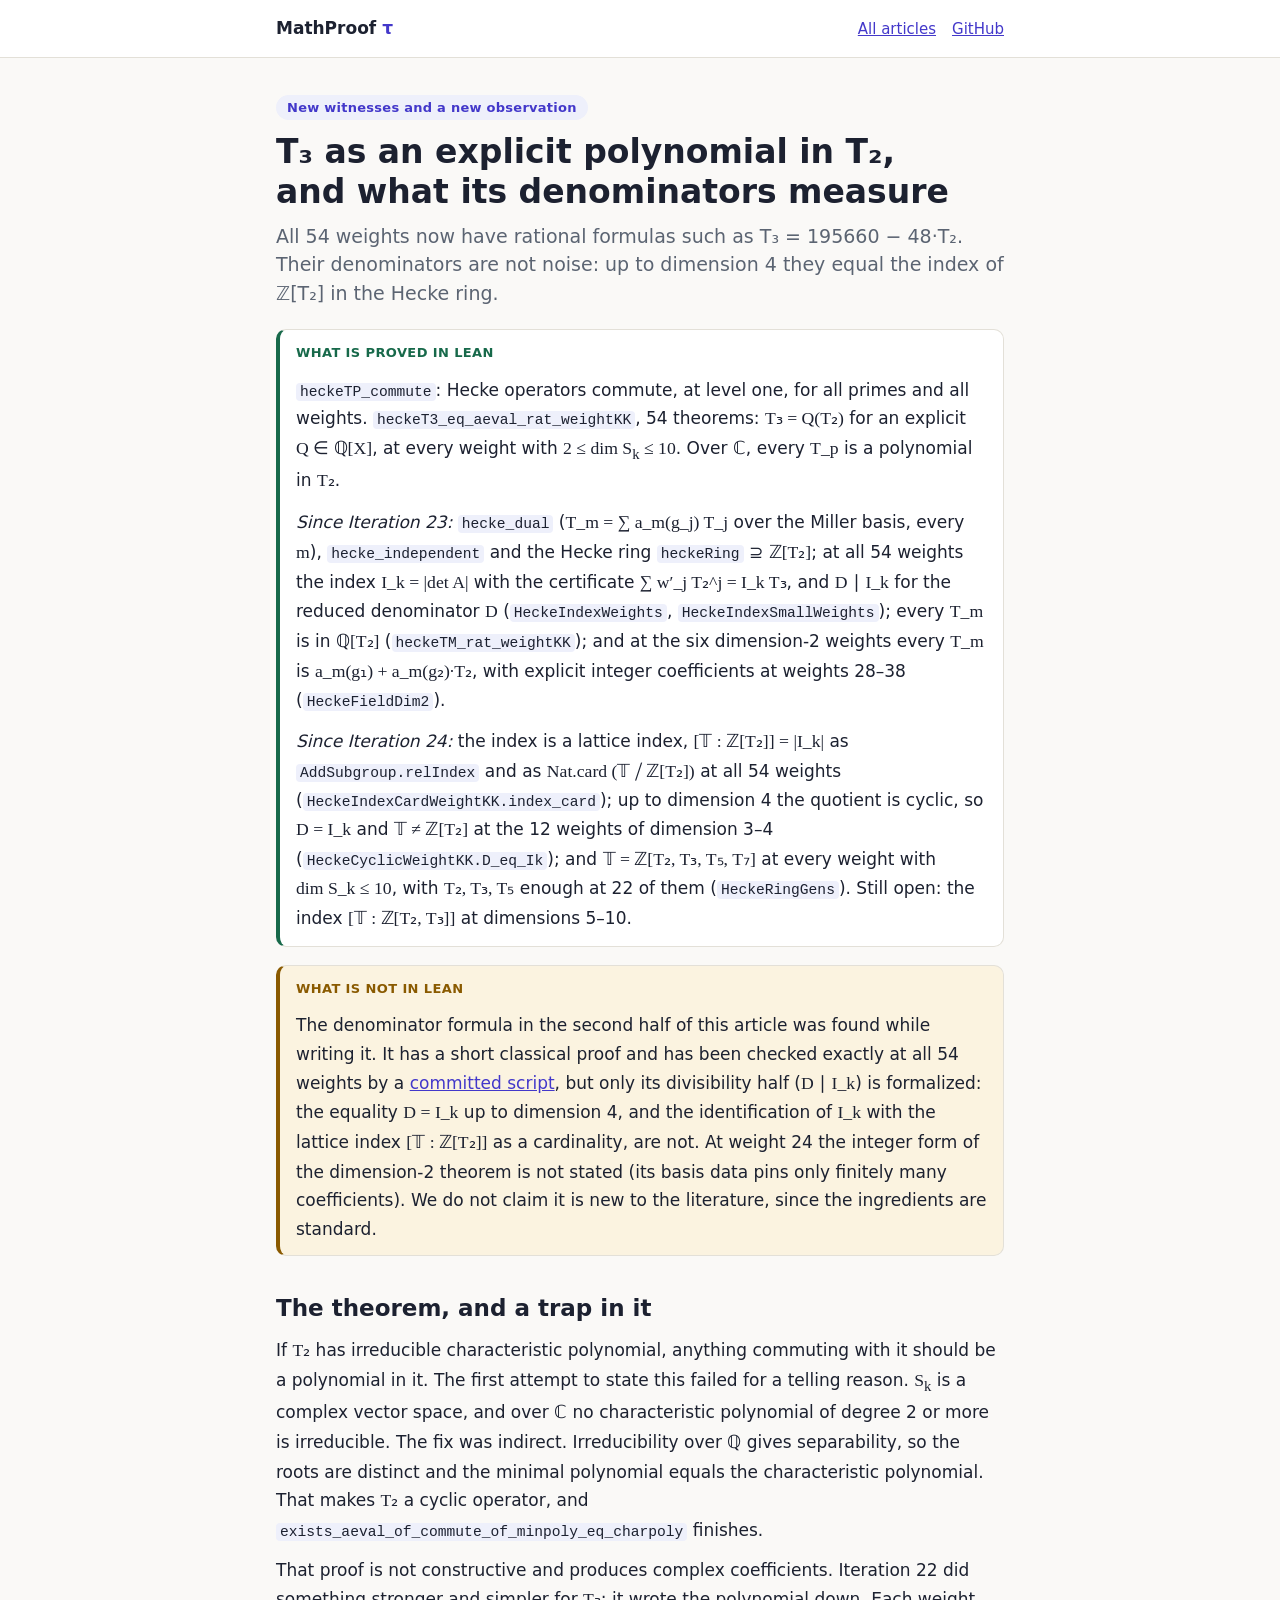
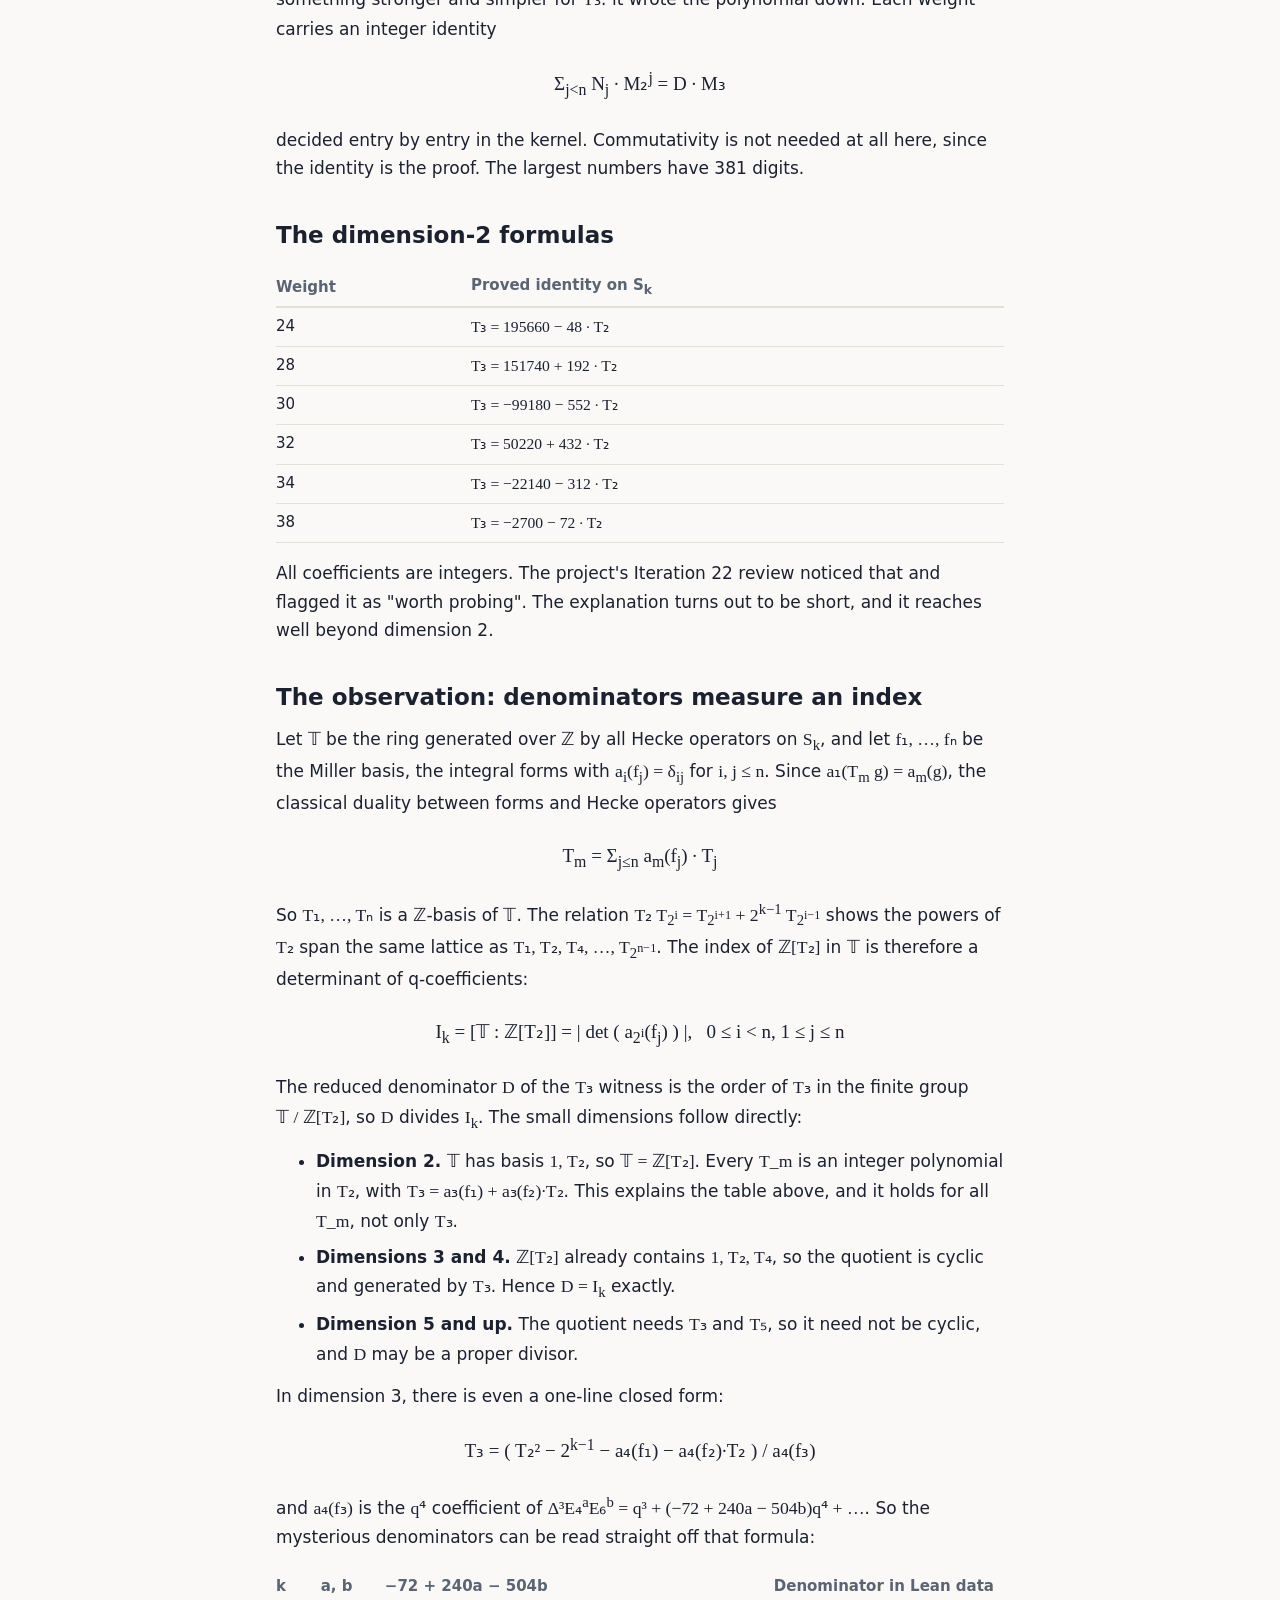
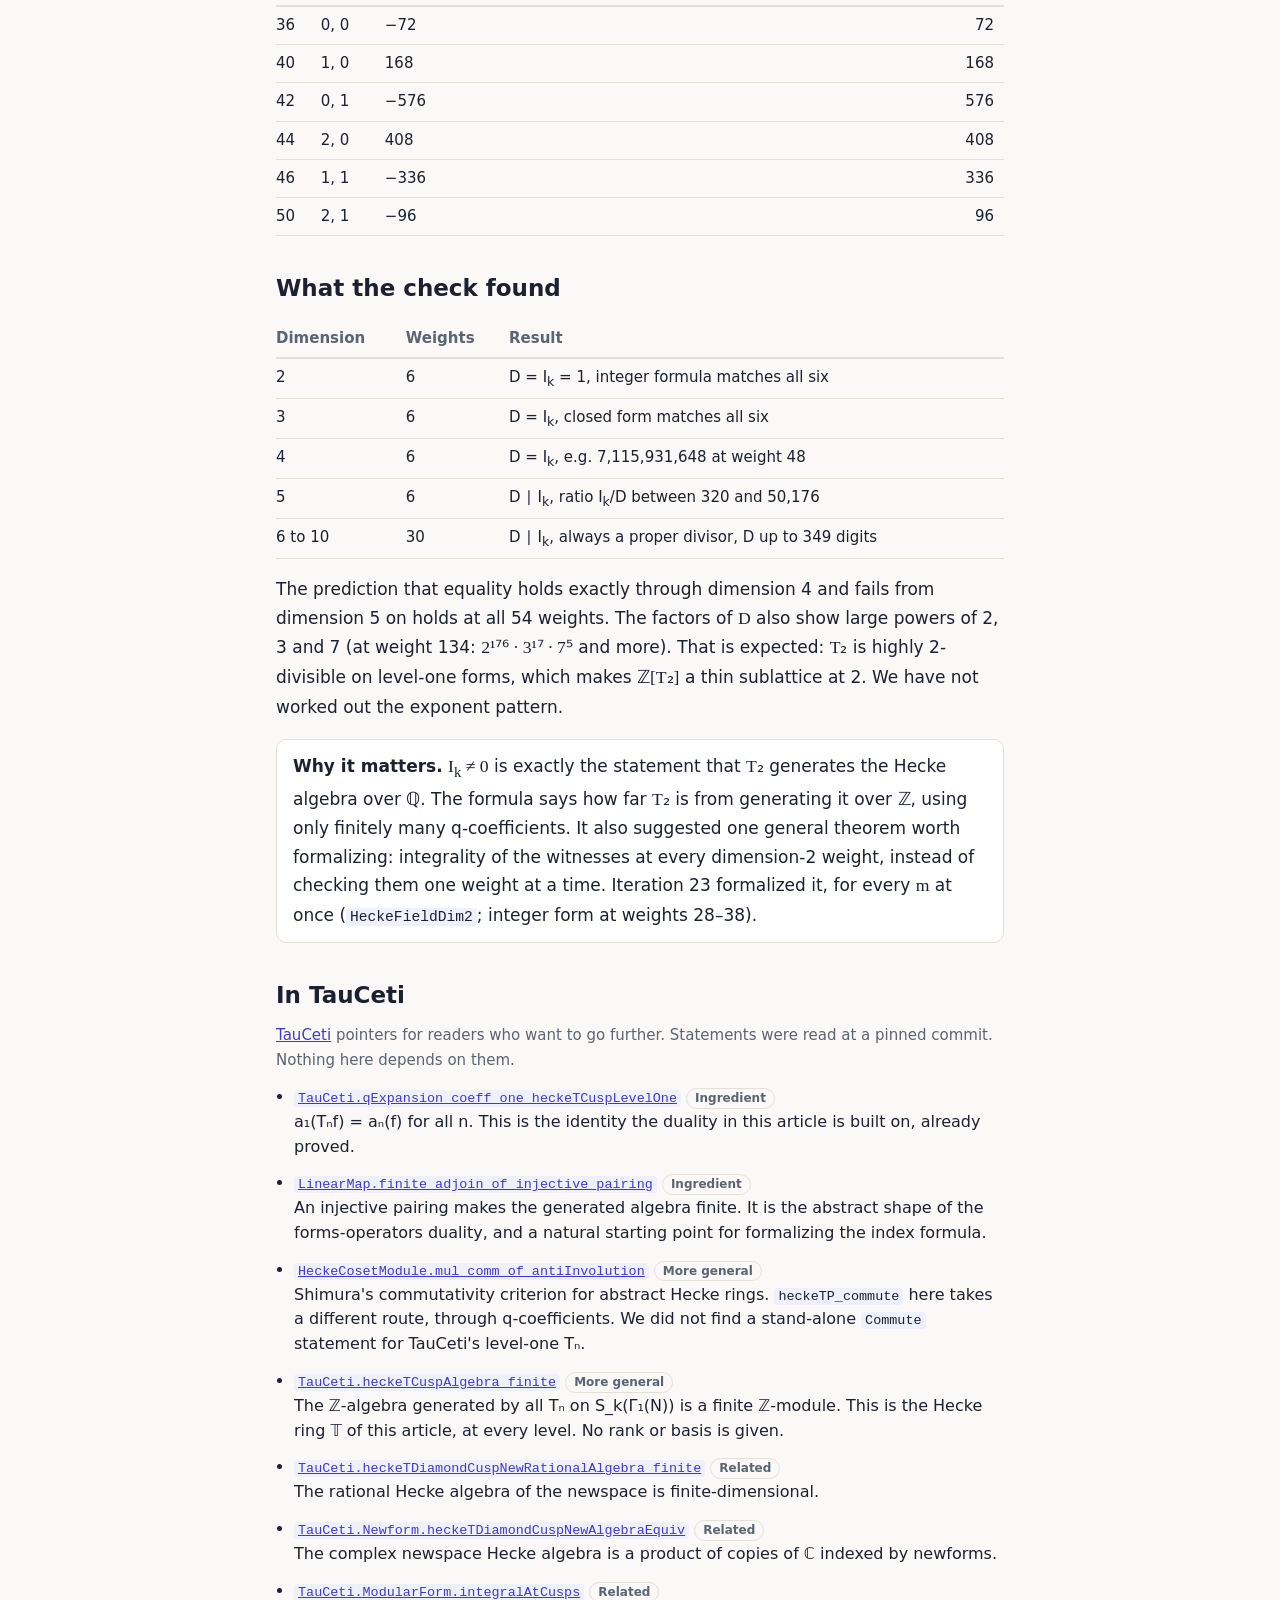
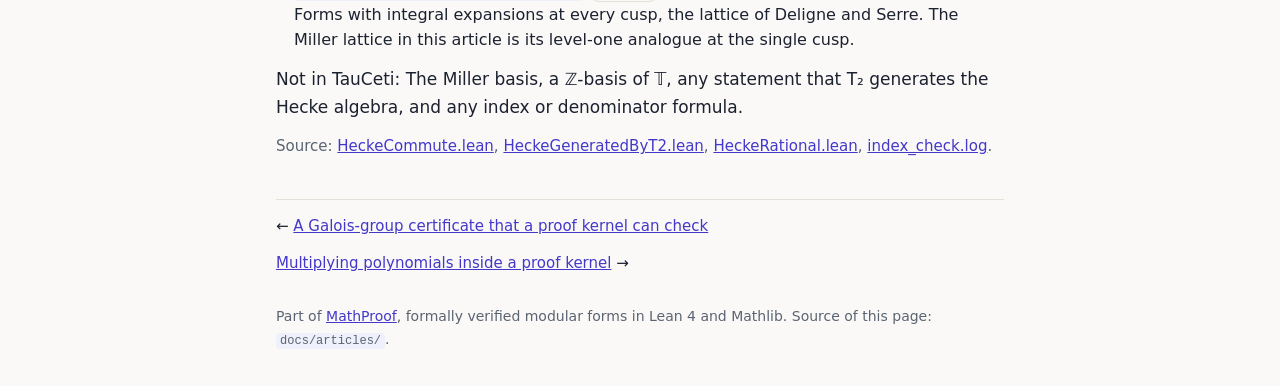
<file: docs/articles/hecke-denominators.html>
<!doctype html>
<html lang="en">
<head>
<meta charset="utf-8">
<meta name="viewport" content="width=device-width, initial-scale=1">
<meta name="color-scheme" content="light dark">
<title>T₃ as an explicit polynomial in T₂, and what its denominators measure — MathProof</title>
<meta name="description" content="All 54 weights now have rational formulas such as T₃ = 195660 − 48·T₂. Their denominators are not noise: up to dimension 4 they equal the index of ℤ[T₂] in the Hecke ring.">
<link rel="stylesheet" href="article.css">
</head>
<body>
<div class="bar"><div class="in">
  <a class="brand" href="../index.html">MathProof <span>τ</span></a>
  <nav><a href="index.html">All articles</a><a href="https://github.com/picodozbotdoz/math-proof1">GitHub</a></nav>
</div></div>
<main>
<span class="kicker">New witnesses and a new observation</span>
<h1>T₃ as an explicit polynomial in T₂, and what its denominators measure</h1>
<p class="dek">All 54 weights now have rational formulas such as T₃ = 195660 − 48·T₂. Their denominators are not noise: up to dimension 4 they equal the index of ℤ[T₂] in the Hecke ring.</p>
<div class="box proved"><span class="lbl">WHAT IS PROVED IN LEAN</span>
<p><code>heckeTP_commute</code>: Hecke operators commute, at level one, for all primes and all weights. <code>heckeT3_eq_aeval_rat_weightKK</code>, 54 theorems: <span class="m">T₃ = Q(T₂)</span> for an explicit <span class="m">Q ∈ ℚ[X]</span>, at every weight with <span class="m">2 ≤ dim S<sub>k</sub> ≤ 10</span>. Over <span class="m">ℂ</span>, every <span class="m">T_p</span> is a polynomial in <span class="m">T₂</span>.</p>
<p><em>Since Iteration 23:</em> <code>hecke_dual</code> (<span class="m">T_m = ∑ a_m(g_j) T_j</span> over the Miller basis, every <span class="m">m</span>), <code>hecke_independent</code> and the Hecke ring <code>heckeRing</code> ⊇ <span class="m">ℤ[T₂]</span>; at all 54 weights the index <span class="m">I_k = |det A|</span> with the certificate <span class="m">∑ w′_j T₂^j = I_k T₃</span>, and <span class="m">D ∣ I_k</span> for the reduced denominator <span class="m">D</span> (<code>HeckeIndexWeights</code>, <code>HeckeIndexSmallWeights</code>); every <span class="m">T_m</span> is in <span class="m">ℚ[T₂]</span> (<code>heckeTM_rat_weightKK</code>); and at the six dimension-2 weights every <span class="m">T_m</span> is <span class="m">a_m(g₁) + a_m(g₂)·T₂</span>, with explicit integer coefficients at weights 28–38 (<code>HeckeFieldDim2</code>).</p>
<p><em>Since Iteration 24:</em> the index is a lattice index, <span class="m">[𝕋 : ℤ[T₂]] = |I_k|</span> as <code>AddSubgroup.relIndex</code> and as <span class="m">Nat.card (𝕋 ⧸ ℤ[T₂])</span> at all 54 weights (<code>HeckeIndexCardWeightKK.index_card</code>); up to dimension 4 the quotient is cyclic, so <span class="m">D = I_k</span> and <span class="m">𝕋 ≠ ℤ[T₂]</span> at the 12 weights of dimension 3–4 (<code>HeckeCyclicWeightKK.D_eq_Ik</code>); and <span class="m">𝕋 = ℤ[T₂, T₃, T₅, T₇]</span> at every weight with <span class="m">dim S_k ≤ 10</span>, with <span class="m">T₂, T₃, T₅</span> enough at 22 of them (<code>HeckeRingGens</code>). Still open: the index <span class="m">[𝕋 : ℤ[T₂, T₃]]</span> at dimensions 5–10.</p></div>
<div class="box caveat"><span class="lbl">WHAT IS NOT IN LEAN</span>
<p>The denominator formula in the second half of this article was found while writing it. It has a short classical proof and has been checked exactly at all 54 weights by a <a href="https://github.com/picodozbotdoz/math-proof1/blob/master/research/iteration22/hecke-rational/index_check.py">committed script</a>, but only its divisibility half (<span class="m">D ∣ I_k</span>) is formalized: the equality <span class="m">D = I_k</span> up to dimension 4, and the identification of <span class="m">I_k</span> with the lattice index <span class="m">[𝕋 : ℤ[T₂]]</span> as a cardinality, are not. At weight 24 the integer form of the dimension-2 theorem is not stated (its basis data pins only finitely many coefficients). We do not claim it is new to the literature, since the ingredients are standard.</p></div>

<h2>The theorem, and a trap in it</h2>
<p>If <span class="m">T₂</span> has irreducible characteristic polynomial, anything commuting with it should be a polynomial in it. The first attempt to state this failed for a telling reason. <span class="m">S<sub>k</sub></span> is a complex vector space, and over <span class="m">ℂ</span> no characteristic polynomial of degree 2 or more is irreducible. The fix was indirect. Irreducibility over <span class="m">ℚ</span> gives separability, so the roots are distinct and the minimal polynomial equals the characteristic polynomial. That makes <span class="m">T₂</span> a cyclic operator, and <code>exists_aeval_of_commute_of_minpoly_eq_charpoly</code> finishes.</p>
<p>That proof is not constructive and produces complex coefficients. Iteration 22 did something stronger and simpler for <span class="m">T₃</span>: it wrote the polynomial down. Each weight carries an integer identity</p>
<div class="eq">Σ<sub>j&lt;n</sub> N<sub>j</sub> · M₂<sup>j</sup> = D · M₃</div>
<p>decided entry by entry in the kernel. Commutativity is not needed at all here, since the identity is the proof. The largest numbers have 381 digits.</p>

<h2>The dimension-2 formulas</h2>
<div class="tw"><table>
<tr><th>Weight</th><th>Proved identity on S<sub>k</sub></th></tr>
<tr><td>24</td><td class="m">T₃ = 195660 − 48 · T₂</td></tr>
<tr><td>28</td><td class="m">T₃ = 151740 + 192 · T₂</td></tr>
<tr><td>30</td><td class="m">T₃ = −99180 − 552 · T₂</td></tr>
<tr><td>32</td><td class="m">T₃ = 50220 + 432 · T₂</td></tr>
<tr><td>34</td><td class="m">T₃ = −22140 − 312 · T₂</td></tr>
<tr><td>38</td><td class="m">T₃ = −2700 − 72 · T₂</td></tr>
</table></div>
<p>All coefficients are integers. The project's Iteration 22 review noticed that and flagged it as "worth probing". The explanation turns out to be short, and it reaches well beyond dimension 2.</p>

<h2>The observation: denominators measure an index</h2>
<p>Let <span class="m">𝕋</span> be the ring generated over <span class="m">ℤ</span> by all Hecke operators on <span class="m">S<sub>k</sub></span>, and let <span class="m">f₁, …, fₙ</span> be the Miller basis, the integral forms with <span class="m">a<sub>i</sub>(f<sub>j</sub>) = δ<sub>ij</sub></span> for <span class="m">i, j ≤ n</span>. Since <span class="m">a₁(T<sub>m</sub> g) = a<sub>m</sub>(g)</span>, the classical duality between forms and Hecke operators gives</p>
<div class="eq">T<sub>m</sub> = Σ<sub>j≤n</sub> a<sub>m</sub>(f<sub>j</sub>) · T<sub>j</sub></div>
<p>So <span class="m">T₁, …, Tₙ</span> is a <span class="m">ℤ</span>-basis of <span class="m">𝕋</span>. The relation <span class="m">T₂ T<sub>2<sup>i</sup></sub> = T<sub>2<sup>i+1</sup></sub> + 2<sup>k−1</sup> T<sub>2<sup>i−1</sup></sub></span> shows the powers of <span class="m">T₂</span> span the same lattice as <span class="m">T₁, T₂, T₄, …, T<sub>2<sup>n−1</sup></sub></span>. The index of <span class="m">ℤ[T₂]</span> in <span class="m">𝕋</span> is therefore a determinant of q-coefficients:</p>
<div class="eq">I<sub>k</sub> = [𝕋 : ℤ[T₂]] = | det ( a<sub>2<sup>i</sup></sub>(f<sub>j</sub>) ) |, &nbsp; 0 ≤ i &lt; n, 1 ≤ j ≤ n</div>
<p>The reduced denominator <span class="m">D</span> of the <span class="m">T₃</span> witness is the order of <span class="m">T₃</span> in the finite group <span class="m">𝕋 / ℤ[T₂]</span>, so <span class="m">D</span> divides <span class="m">I<sub>k</sub></span>. The small dimensions follow directly:</p>
<ul>
<li><strong>Dimension 2.</strong> <span class="m">𝕋</span> has basis <span class="m">1, T₂</span>, so <span class="m">𝕋 = ℤ[T₂]</span>. Every <span class="m">T_m</span> is an integer polynomial in <span class="m">T₂</span>, with <span class="m">T₃ = a₃(f₁) + a₃(f₂)·T₂</span>. This explains the table above, and it holds for all <span class="m">T_m</span>, not only <span class="m">T₃</span>.</li>
<li><strong>Dimensions 3 and 4.</strong> <span class="m">ℤ[T₂]</span> already contains <span class="m">1, T₂, T₄</span>, so the quotient is cyclic and generated by <span class="m">T₃</span>. Hence <span class="m">D = I<sub>k</sub></span> exactly.</li>
<li><strong>Dimension 5 and up.</strong> The quotient needs <span class="m">T₃</span> and <span class="m">T₅</span>, so it need not be cyclic, and <span class="m">D</span> may be a proper divisor.</li>
</ul>
<p>In dimension 3, there is even a one-line closed form:</p>
<div class="eq">T₃ = ( T₂² − 2<sup>k−1</sup> − a₄(f₁) − a₄(f₂)·T₂ ) / a₄(f₃)</div>
<p>and <span class="m">a₄(f₃)</span> is the <span class="m">q⁴</span> coefficient of <span class="m w">Δ³E₄<sup>a</sup>E₆<sup>b</sup> = q³ + (−72 + 240a − 504b)q⁴ + …</span>. So the mysterious denominators can be read straight off that formula:</p>
<div class="tw"><table>
<tr><th>k</th><th>a, b</th><th>−72 + 240a − 504b</th><th class="r">Denominator in Lean data</th></tr>
<tr><td>36</td><td>0,&nbsp;0</td><td>−72</td><td class="r">72</td></tr>
<tr><td>40</td><td>1,&nbsp;0</td><td>168</td><td class="r">168</td></tr>
<tr><td>42</td><td>0,&nbsp;1</td><td>−576</td><td class="r">576</td></tr>
<tr><td>44</td><td>2,&nbsp;0</td><td>408</td><td class="r">408</td></tr>
<tr><td>46</td><td>1,&nbsp;1</td><td>−336</td><td class="r">336</td></tr>
<tr><td>50</td><td>2,&nbsp;1</td><td>−96</td><td class="r">96</td></tr>
</table></div>

<h2>What the check found</h2>
<div class="tw"><table>
<tr><th>Dimension</th><th>Weights</th><th>Result</th></tr>
<tr><td>2</td><td>6</td><td>D = I<sub>k</sub> = 1, integer formula matches all six</td></tr>
<tr><td>3</td><td>6</td><td>D = I<sub>k</sub>, closed form matches all six</td></tr>
<tr><td>4</td><td>6</td><td>D = I<sub>k</sub>, e.g. 7,115,931,648 at weight 48</td></tr>
<tr><td>5</td><td>6</td><td>D ∣ I<sub>k</sub>, ratio I<sub>k</sub>/D between 320 and 50,176</td></tr>
<tr><td>6 to 10</td><td>30</td><td>D ∣ I<sub>k</sub>, always a proper divisor, D up to 349 digits</td></tr>
</table></div>
<p>The prediction that equality holds exactly through dimension 4 and fails from dimension 5 on holds at all 54 weights. The factors of <span class="m">D</span> also show large powers of 2, 3 and 7 (at weight 134: <span class="m">2¹⁷⁶ · 3¹⁷ · 7⁵</span> and more). That is expected: <span class="m">T₂</span> is highly 2-divisible on level-one forms, which makes <span class="m">ℤ[T₂]</span> a thin sublattice at 2. We have not worked out the exponent pattern.</p>

<div class="box"><p><strong>Why it matters.</strong> <span class="m">I<sub>k</sub> ≠ 0</span> is exactly the statement that <span class="m">T₂</span> generates the Hecke algebra over <span class="m">ℚ</span>. The formula says how far <span class="m">T₂</span> is from generating it over <span class="m">ℤ</span>, using only finitely many q-coefficients. It also suggested one general theorem worth formalizing: integrality of the witnesses at every dimension-2 weight, instead of checking them one weight at a time. Iteration 23 formalized it, for every <span class="m">m</span> at once (<code>HeckeFieldDim2</code>; integer form at weights 28–38).</p></div>
<h2 id="tauceti">In TauCeti</h2>
<p class="src"><a href="index.html#tauceti">TauCeti</a> pointers for readers who want to go further. Statements were read at a pinned commit. Nothing here depends on them.</p>
<ul class="tc">
<li><a href="https://github.com/TauCetiProject/TauCeti/blob/0d44ef6b12dc7ee1038d029a7e9e0533b9667c92/TauCeti/NumberTheory/ModularForms/LevelOne/Hecke.lean"><code>TauCeti.qExpansion_coeff_one_heckeTCuspLevelOne</code></a> <span class="rel">Ingredient</span><br>a₁(Tₙf) = aₙ(f) for all n. This is the identity the duality in this article is built on, already proved.</li>
<li><a href="https://github.com/TauCetiProject/TauCeti/blob/0d44ef6b12dc7ee1038d029a7e9e0533b9667c92/TauCeti/LinearAlgebra/Dual/FiniteAlgebra.lean"><code>LinearMap.finite_adjoin_of_injective_pairing</code></a> <span class="rel">Ingredient</span><br>An injective pairing makes the generated algebra finite. It is the abstract shape of the forms-operators duality, and a natural starting point for formalizing the index formula.</li>
<li><a href="https://github.com/TauCetiProject/TauCeti/blob/0d44ef6b12dc7ee1038d029a7e9e0533b9667c92/TauCeti/NumberTheory/HeckeRing/Commutativity.lean"><code>HeckeCosetModule.mul_comm_of_antiInvolution</code></a> <span class="rel">More general</span><br>Shimura's commutativity criterion for abstract Hecke rings. <code>heckeTP_commute</code> here takes a different route, through q-coefficients. We did not find a stand-alone <code>Commute</code> statement for TauCeti's level-one Tₙ.</li>
<li><a href="https://github.com/TauCetiProject/TauCeti/blob/0d44ef6b12dc7ee1038d029a7e9e0533b9667c92/TauCeti/NumberTheory/ModularForms/HeckeSlash/Finite.lean"><code>TauCeti.heckeTCuspAlgebra_finite</code></a> <span class="rel">More general</span><br>The ℤ-algebra generated by all Tₙ on S_k(Γ₁(N)) is a finite ℤ-module. This is the Hecke ring 𝕋 of this article, at every level. No rank or basis is given.</li>
<li><a href="https://github.com/TauCetiProject/TauCeti/blob/0d44ef6b12dc7ee1038d029a7e9e0533b9667c92/TauCeti/NumberTheory/ModularForms/Newforms/Hecke/Rational.lean"><code>TauCeti.heckeTDiamondCuspNewRationalAlgebra_finite</code></a> <span class="rel">Related</span><br>The rational Hecke algebra of the newspace is finite-dimensional.</li>
<li><a href="https://github.com/TauCetiProject/TauCeti/blob/0d44ef6b12dc7ee1038d029a7e9e0533b9667c92/TauCeti/NumberTheory/ModularForms/Newforms/Hecke/Algebra.lean"><code>TauCeti.Newform.heckeTDiamondCuspNewAlgebraEquiv</code></a> <span class="rel">Related</span><br>The complex newspace Hecke algebra is a product of copies of ℂ indexed by newforms.</li>
<li><a href="https://github.com/TauCetiProject/TauCeti/blob/0d44ef6b12dc7ee1038d029a7e9e0533b9667c92/TauCeti/NumberTheory/ModularForms/Integral/Basic.lean"><code>TauCeti.ModularForm.integralAtCusps</code></a> <span class="rel">Related</span><br>Forms with integral expansions at every cusp, the lattice of Deligne and Serre. The Miller lattice in this article is its level-one analogue at the single cusp.</li>
</ul>
<p>Not in TauCeti: The Miller basis, a ℤ-basis of 𝕋, any statement that T₂ generates the Hecke algebra, and any index or denominator formula.</p>
<p class="src">Source: <a href="https://github.com/picodozbotdoz/math-proof1/blob/master/MathProof/ModularForms/HeckeCommute.lean">HeckeCommute.lean</a>, <a href="https://github.com/picodozbotdoz/math-proof1/blob/master/MathProof/ModularForms/HeckeGeneratedByT2.lean">HeckeGeneratedByT2.lean</a>, <a href="https://github.com/picodozbotdoz/math-proof1/blob/master/MathProof/ModularForms/HeckeRational.lean">HeckeRational.lean</a>, <a href="https://github.com/picodozbotdoz/math-proof1/blob/master/research/iteration22/hecke-rational/index_check.log">index_check.log</a>.</p>
<div class="pn"><span>← <a href="galois-certificates.html">A Galois-group certificate that a proof kernel can check</a></span><span><a href="kernel-bignum.html">Multiplying polynomials inside a proof kernel</a> →</span></div>
</main>
<footer>Part of <a href="../index.html">MathProof</a>, formally verified modular forms in Lean 4 and Mathlib. Source of this page: <code>docs/articles/</code>.</footer>
<script src="article.js"></script>
</body>
</html>
</file>
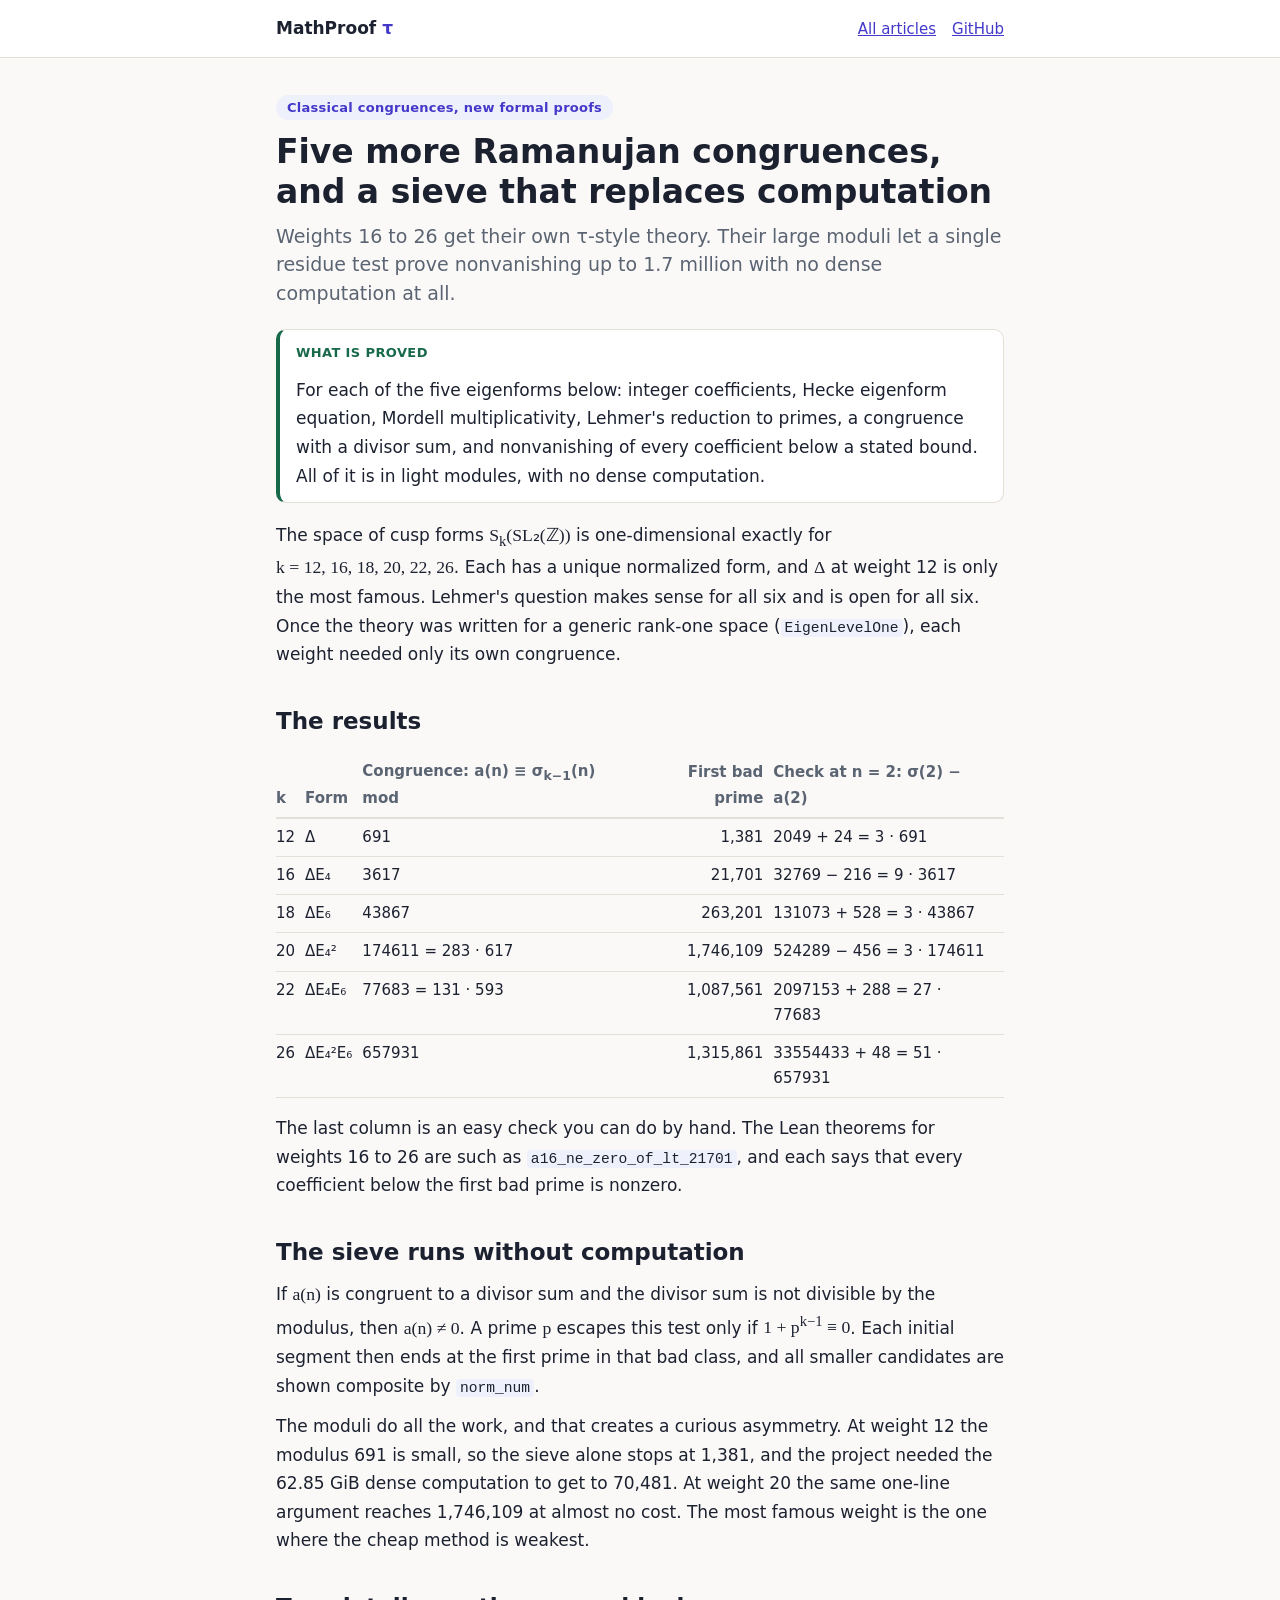
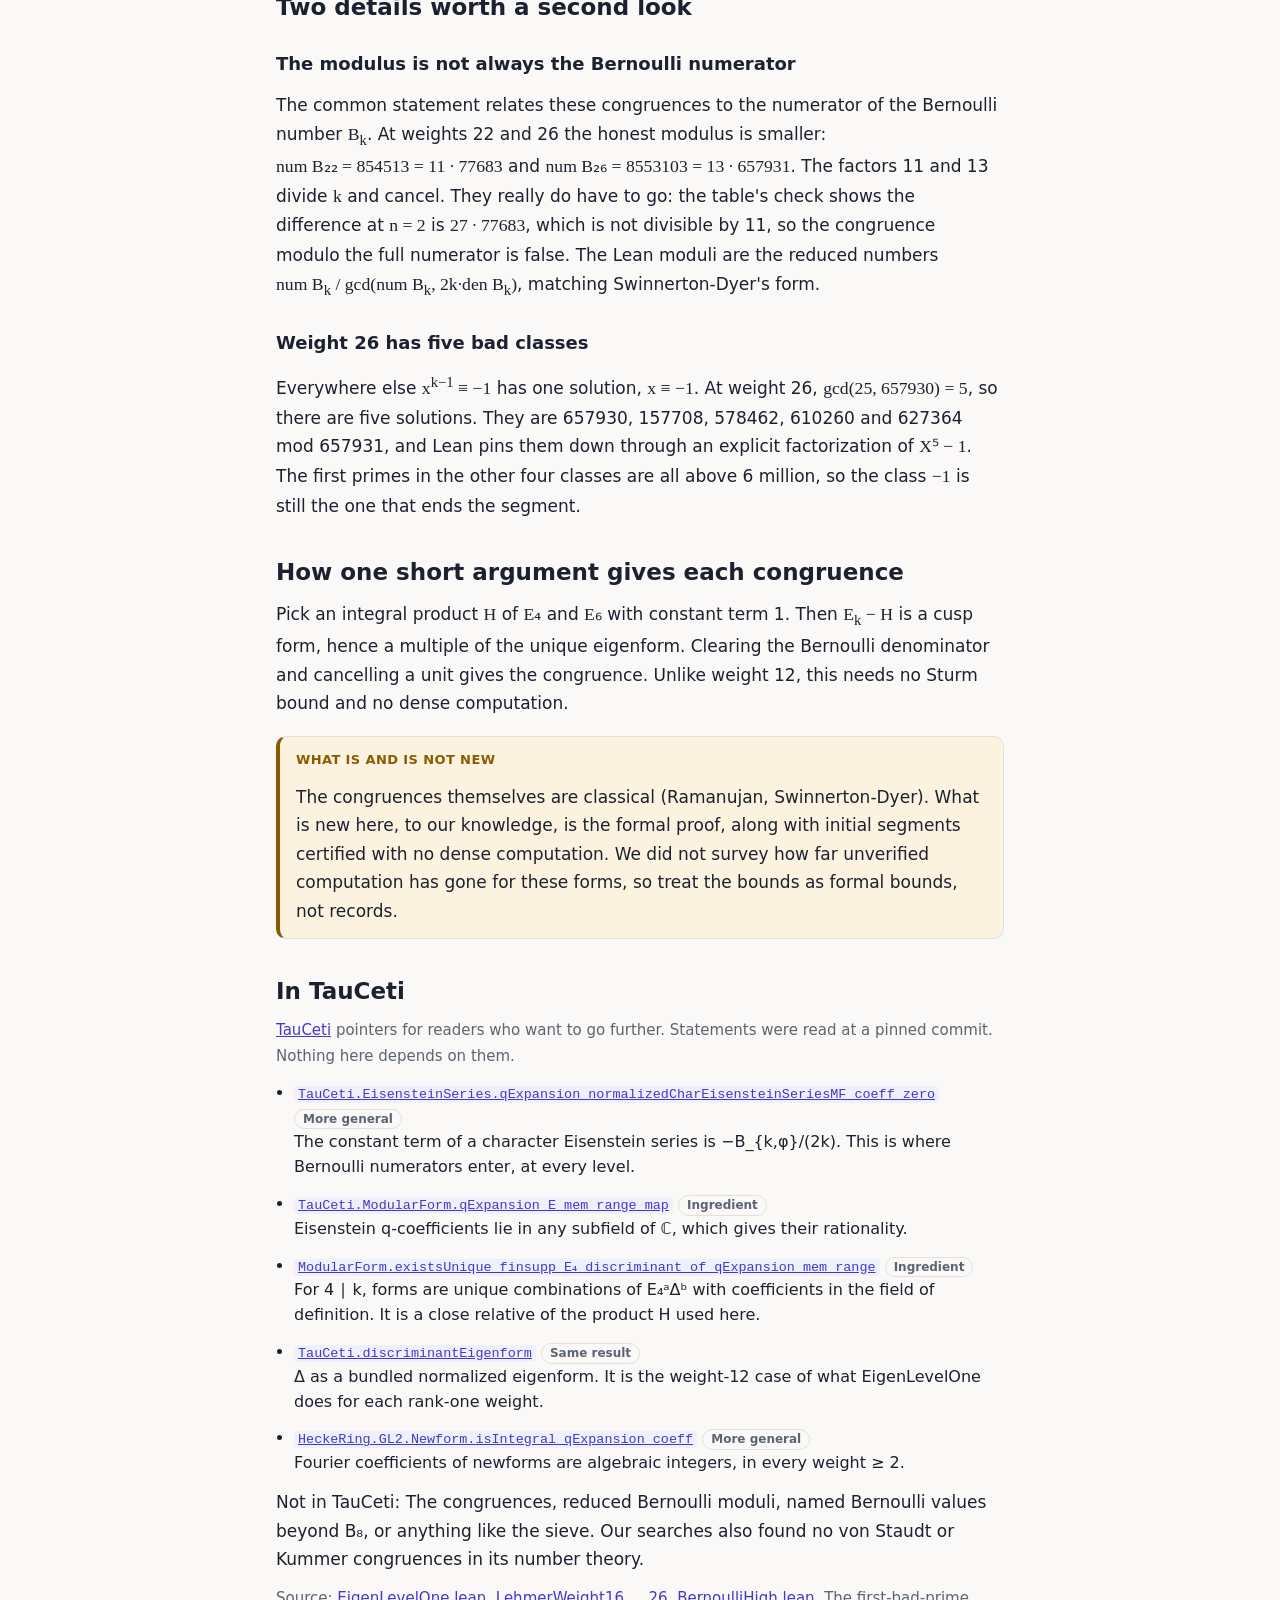
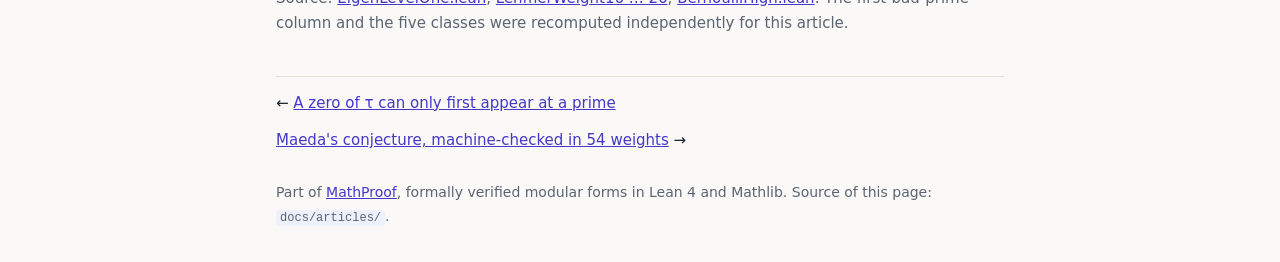
<file: docs/articles/higher-weight-sieves.html>
<!doctype html>
<html lang="en">
<head>
<meta charset="utf-8">
<meta name="viewport" content="width=device-width, initial-scale=1">
<meta name="color-scheme" content="light dark">
<title>Five more Ramanujan congruences, and a sieve that replaces computation — MathProof</title>
<meta name="description" content="Weights 16 to 26 get their own τ-style theory. Their large moduli let a single residue test prove nonvanishing up to 1.7 million with no dense computation at all.">
<link rel="stylesheet" href="article.css">
</head>
<body>
<div class="bar"><div class="in">
  <a class="brand" href="../index.html">MathProof <span>τ</span></a>
  <nav><a href="index.html">All articles</a><a href="https://github.com/picodozbotdoz/math-proof1">GitHub</a></nav>
</div></div>
<main>
<span class="kicker">Classical congruences, new formal proofs</span>
<h1>Five more Ramanujan congruences, and a sieve that replaces computation</h1>
<p class="dek">Weights 16 to 26 get their own τ-style theory. Their large moduli let a single residue test prove nonvanishing up to 1.7 million with no dense computation at all.</p>
<div class="box proved"><span class="lbl">WHAT IS PROVED</span>
<p>For each of the five eigenforms below: integer coefficients, Hecke eigenform equation, Mordell multiplicativity, Lehmer's reduction to primes, a congruence with a divisor sum, and nonvanishing of every coefficient below a stated bound. All of it is in light modules, with no dense computation.</p></div>

<p>The space of cusp forms <span class="m">S<sub>k</sub>(SL₂(ℤ))</span> is one-dimensional exactly for <span class="m">k = 12, 16, 18, 20, 22, 26</span>. Each has a unique normalized form, and <span class="m">Δ</span> at weight 12 is only the most famous. Lehmer's question makes sense for all six and is open for all six. Once the theory was written for a generic rank-one space (<code>EigenLevelOne</code>), each weight needed only its own congruence.</p>

<h2>The results</h2>
<div class="tw"><table>
<tr><th>k</th><th>Form</th><th>Congruence: a(n) ≡ σ<sub>k−1</sub>(n) mod</th><th class="r">First bad prime</th><th>Check at n = 2: σ(2) − a(2)</th></tr>
<tr><td>12</td><td>Δ</td><td>691</td><td class="r">1,381</td><td>2049 + 24 = 3 · 691</td></tr>
<tr><td>16</td><td>ΔE₄</td><td>3617</td><td class="r">21,701</td><td>32769 − 216 = 9 · 3617</td></tr>
<tr><td>18</td><td>ΔE₆</td><td>43867</td><td class="r">263,201</td><td>131073 + 528 = 3 · 43867</td></tr>
<tr><td>20</td><td>ΔE₄²</td><td>174611 = 283 · 617</td><td class="r">1,746,109</td><td>524289 − 456 = 3 · 174611</td></tr>
<tr><td>22</td><td>ΔE₄E₆</td><td>77683 = 131 · 593</td><td class="r">1,087,561</td><td>2097153 + 288 = 27 · 77683</td></tr>
<tr><td>26</td><td>ΔE₄²E₆</td><td>657931</td><td class="r">1,315,861</td><td>33554433 + 48 = 51 · 657931</td></tr>
</table></div>
<p>The last column is an easy check you can do by hand. The Lean theorems for weights 16 to 26 are such as <code>a16_ne_zero_of_lt_21701</code>, and each says that every coefficient below the first bad prime is nonzero.</p>

<h2>The sieve runs without computation</h2>
<p>If <span class="m">a(n)</span> is congruent to a divisor sum and the divisor sum is not divisible by the modulus, then <span class="m">a(n) ≠ 0</span>. A prime <span class="m">p</span> escapes this test only if <span class="m">1 + p<sup>k−1</sup> ≡ 0</span>. Each initial segment then ends at the first prime in that bad class, and all smaller candidates are shown composite by <code>norm_num</code>.</p>
<p>The moduli do all the work, and that creates a curious asymmetry. At weight 12 the modulus 691 is small, so the sieve alone stops at 1,381, and the project needed the 62.85 GiB dense computation to get to 70,481. At weight 20 the same one-line argument reaches 1,746,109 at almost no cost. The most famous weight is the one where the cheap method is weakest.</p>

<h2>Two details worth a second look</h2>
<h3>The modulus is not always the Bernoulli numerator</h3>
<p>The common statement relates these congruences to the numerator of the Bernoulli number <span class="m">B<sub>k</sub></span>. At weights 22 and 26 the honest modulus is smaller: <span class="m">num B₂₂ = 854513 = 11 · 77683</span> and <span class="m">num B₂₆ = 8553103 = 13 · 657931</span>. The factors 11 and 13 divide <span class="m">k</span> and cancel. They really do have to go: the table's check shows the difference at <span class="m">n = 2</span> is <span class="m">27 · 77683</span>, which is not divisible by 11, so the congruence modulo the full numerator is false. The Lean moduli are the reduced numbers <span class="m">num B<sub>k</sub> / gcd(num B<sub>k</sub>, 2k·den B<sub>k</sub>)</span>, matching Swinnerton-Dyer's form.</p>
<h3>Weight 26 has five bad classes</h3>
<p>Everywhere else <span class="m">x<sup>k−1</sup> ≡ −1</span> has one solution, <span class="m">x ≡ −1</span>. At weight 26, <span class="m">gcd(25, 657930) = 5</span>, so there are five solutions. They are 657930, 157708, 578462, 610260 and 627364 mod 657931, and Lean pins them down through an explicit factorization of <span class="m">X⁵ − 1</span>. The first primes in the other four classes are all above 6 million, so the class <span class="m">−1</span> is still the one that ends the segment.</p>

<h2>How one short argument gives each congruence</h2>
<p>Pick an integral product <span class="m">H</span> of <span class="m">E₄</span> and <span class="m">E₆</span> with constant term 1. Then <span class="m">E<sub>k</sub> − H</span> is a cusp form, hence a multiple of the unique eigenform. Clearing the Bernoulli denominator and cancelling a unit gives the congruence. Unlike weight 12, this needs no Sturm bound and no dense computation.</p>

<div class="box caveat"><span class="lbl">WHAT IS AND IS NOT NEW</span><p>The congruences themselves are classical (Ramanujan, Swinnerton-Dyer). What is new here, to our knowledge, is the formal proof, along with initial segments certified with no dense computation. We did not survey how far unverified computation has gone for these forms, so treat the bounds as formal bounds, not records.</p></div>
<h2 id="tauceti">In TauCeti</h2>
<p class="src"><a href="index.html#tauceti">TauCeti</a> pointers for readers who want to go further. Statements were read at a pinned commit. Nothing here depends on them.</p>
<ul class="tc">
<li><a href="https://github.com/TauCetiProject/TauCeti/blob/0d44ef6b12dc7ee1038d029a7e9e0533b9667c92/TauCeti/NumberTheory/ModularForms/EisensteinSeries/Bernoulli.lean"><code>TauCeti.EisensteinSeries.qExpansion_normalizedCharEisensteinSeriesMF_coeff_zero</code></a> <span class="rel">More general</span><br>The constant term of a character Eisenstein series is −B_{k,φ}/(2k). This is where Bernoulli numerators enter, at every level.</li>
<li><a href="https://github.com/TauCetiProject/TauCeti/blob/0d44ef6b12dc7ee1038d029a7e9e0533b9667c92/TauCeti/NumberTheory/ModularForms/LevelOne/QExpansion.lean"><code>TauCeti.ModularForm.qExpansion_E_mem_range_map</code></a> <span class="rel">Ingredient</span><br>Eisenstein q-coefficients lie in any subfield of ℂ, which gives their rationality.</li>
<li><a href="https://github.com/TauCetiProject/TauCeti/blob/0d44ef6b12dc7ee1038d029a7e9e0533b9667c92/TauCeti/NumberTheory/ModularForms/LevelOne/E4Discriminant.lean"><code>ModularForm.existsUnique_finsupp_E₄_discriminant_of_qExpansion_mem_range</code></a> <span class="rel">Ingredient</span><br>For 4 ∣ k, forms are unique combinations of E₄ᵃΔᵇ with coefficients in the field of definition. It is a close relative of the product H used here.</li>
<li><a href="https://github.com/TauCetiProject/TauCeti/blob/0d44ef6b12dc7ee1038d029a7e9e0533b9667c92/TauCeti/NumberTheory/ModularForms/LevelOne/DiscriminantEigenform.lean"><code>TauCeti.discriminantEigenform</code></a> <span class="rel">Same result</span><br>Δ as a bundled normalized eigenform. It is the weight-12 case of what EigenLevelOne does for each rank-one weight.</li>
<li><a href="https://github.com/TauCetiProject/TauCeti/blob/0d44ef6b12dc7ee1038d029a7e9e0533b9667c92/TauCeti/NumberTheory/ModularForms/Newforms/NumberField.lean"><code>HeckeRing.GL2.Newform.isIntegral_qExpansion_coeff</code></a> <span class="rel">More general</span><br>Fourier coefficients of newforms are algebraic integers, in every weight ≥ 2.</li>
</ul>
<p>Not in TauCeti: The congruences, reduced Bernoulli moduli, named Bernoulli values beyond B₈, or anything like the sieve. Our searches also found no von Staudt or Kummer congruences in its number theory.</p>
<p class="src">Source: <a href="https://github.com/picodozbotdoz/math-proof1/blob/master/MathProof/ModularForms/EigenLevelOne.lean">EigenLevelOne.lean</a>, <a href="https://github.com/picodozbotdoz/math-proof1/tree/master/MathProof/ModularForms">LehmerWeight16 … 26</a>, <a href="https://github.com/picodozbotdoz/math-proof1/blob/master/MathProof/ModularForms/BernoulliHigh.lean">BernoulliHigh.lean</a>. The first-bad-prime column and the five classes were recomputed independently for this article.</p>
<div class="pn"><span>← <a href="lehmer-prime-reduction.html">A zero of τ can only first appear at a prime</a></span><span><a href="maeda-54-weights.html">Maeda&#x27;s conjecture, machine-checked in 54 weights</a> →</span></div>
</main>
<footer>Part of <a href="../index.html">MathProof</a>, formally verified modular forms in Lean 4 and Mathlib. Source of this page: <code>docs/articles/</code>.</footer>
<script src="article.js"></script>
</body>
</html>
</file>
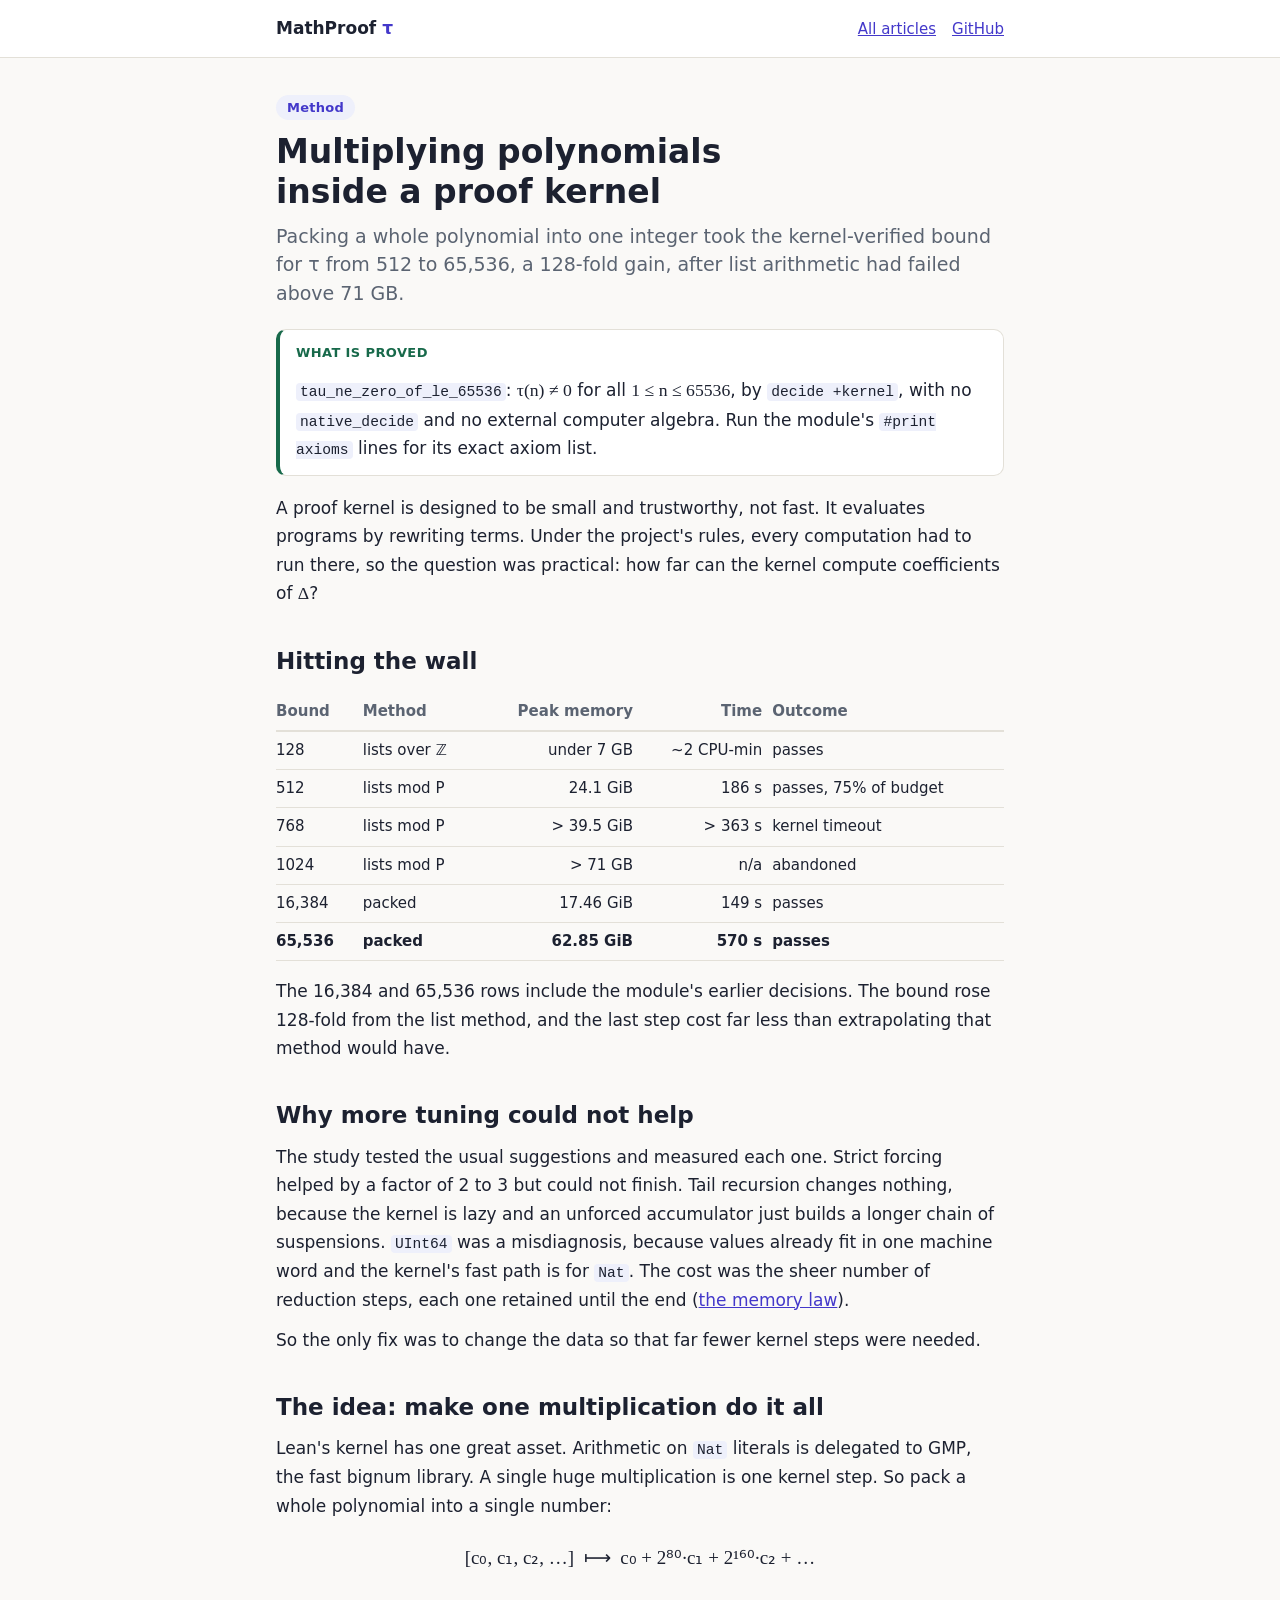
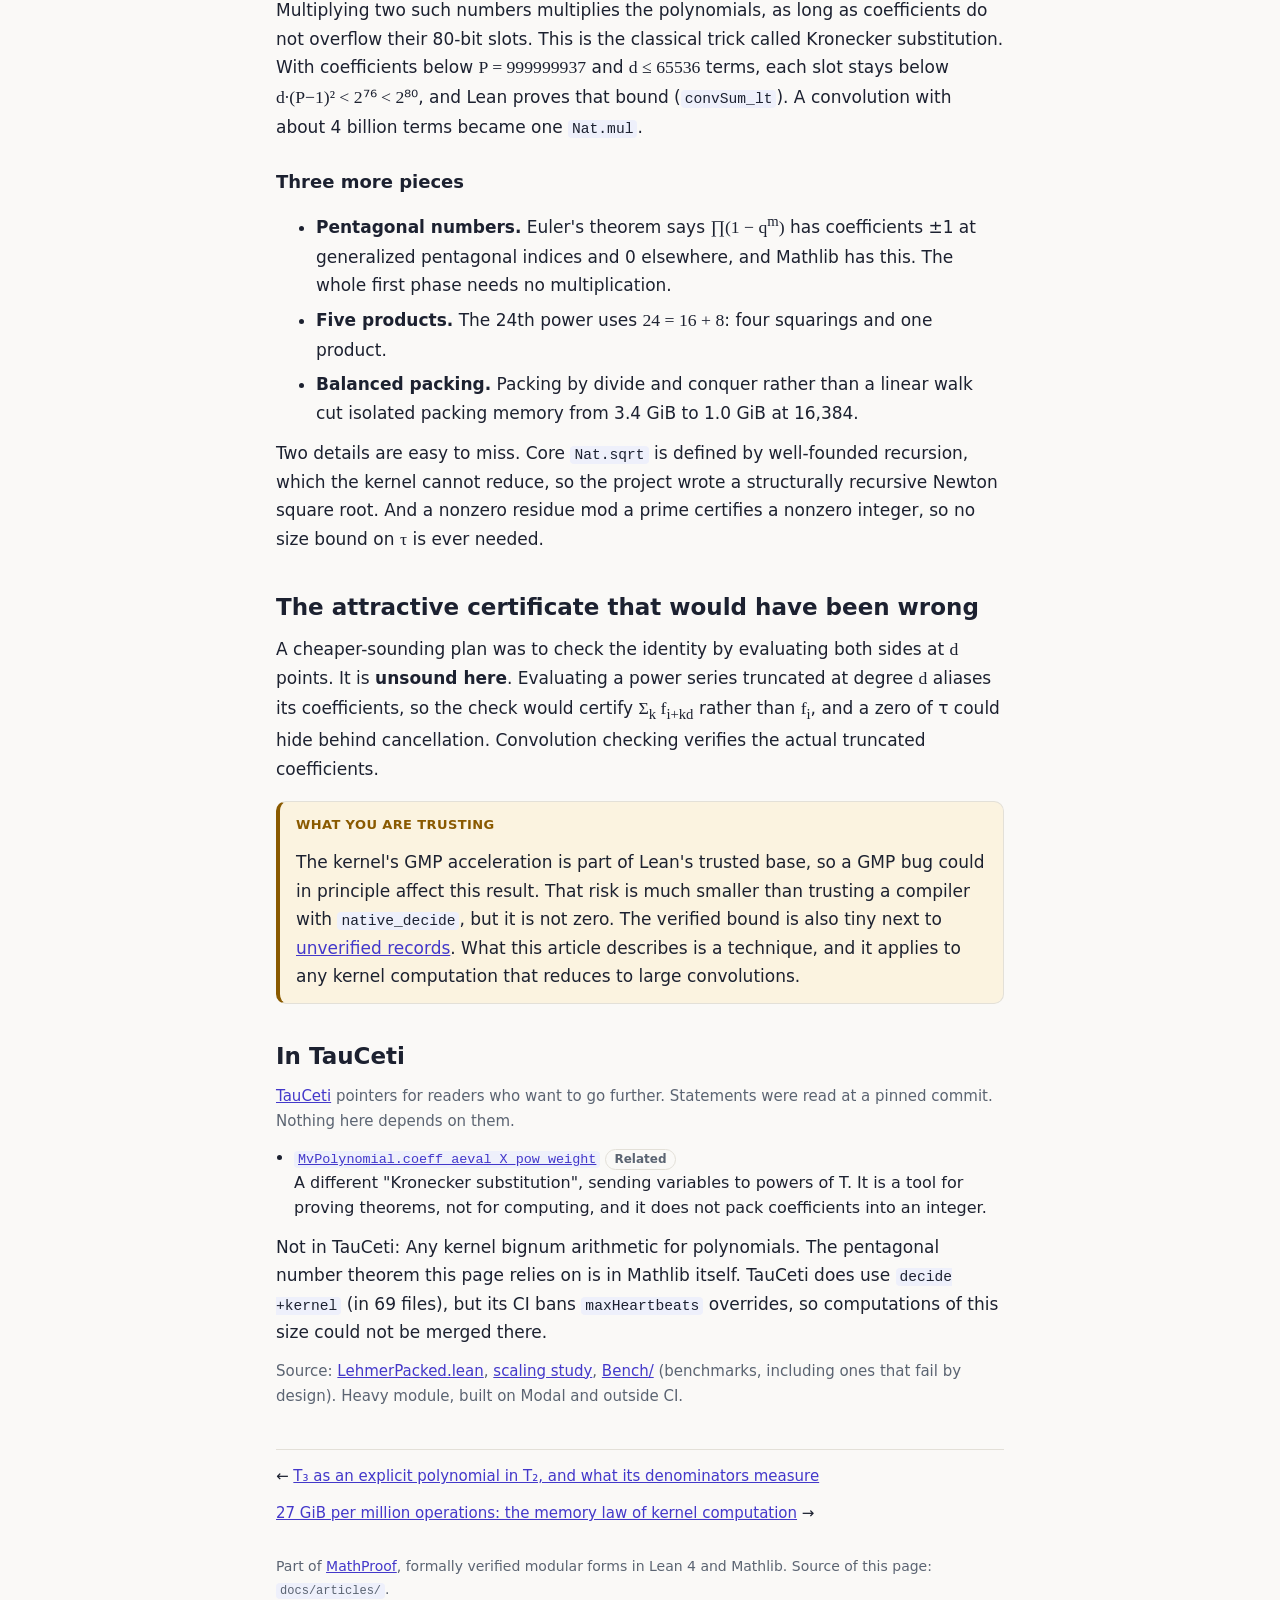
<file: docs/articles/kernel-bignum.html>
<!doctype html>
<html lang="en">
<head>
<meta charset="utf-8">
<meta name="viewport" content="width=device-width, initial-scale=1">
<meta name="color-scheme" content="light dark">
<title>Multiplying polynomials inside a proof kernel — MathProof</title>
<meta name="description" content="Packing a whole polynomial into one integer took the kernel-verified bound for τ from 512 to 65,536, a 128-fold gain, after list arithmetic had failed above 71 GB.">
<link rel="stylesheet" href="article.css">
</head>
<body>
<div class="bar"><div class="in">
  <a class="brand" href="../index.html">MathProof <span>τ</span></a>
  <nav><a href="index.html">All articles</a><a href="https://github.com/picodozbotdoz/math-proof1">GitHub</a></nav>
</div></div>
<main>
<span class="kicker">Method</span>
<h1>Multiplying polynomials inside a proof kernel</h1>
<p class="dek">Packing a whole polynomial into one integer took the kernel-verified bound for τ from 512 to 65,536, a 128-fold gain, after list arithmetic had failed above 71 GB.</p>
<div class="box proved"><span class="lbl">WHAT IS PROVED</span>
<p><code>tau_ne_zero_of_le_65536</code>: <span class="m">τ(n) ≠ 0</span> for all <span class="m">1 ≤ n ≤ 65536</span>, by <code>decide +kernel</code>, with no <code>native_decide</code> and no external computer algebra. Run the module's <code>#print axioms</code> lines for its exact axiom list.</p></div>

<p>A proof kernel is designed to be small and trustworthy, not fast. It evaluates programs by rewriting terms. Under the project's rules, every computation had to run there, so the question was practical: how far can the kernel compute coefficients of <span class="m">Δ</span>?</p>

<h2>Hitting the wall</h2>
<div class="tw"><table>
<tr><th>Bound</th><th>Method</th><th class="r">Peak memory</th><th class="r">Time</th><th>Outcome</th></tr>
<tr><td>128</td><td>lists over ℤ</td><td class="r">under 7 GB</td><td class="r">~2 CPU-min</td><td>passes</td></tr>
<tr><td>512</td><td>lists mod P</td><td class="r">24.1 GiB</td><td class="r">186 s</td><td>passes, 75% of budget</td></tr>
<tr><td>768</td><td>lists mod P</td><td class="r">&gt; 39.5 GiB</td><td class="r">&gt; 363 s</td><td>kernel timeout</td></tr>
<tr><td>1024</td><td>lists mod P</td><td class="r">&gt; 71 GB</td><td class="r">n/a</td><td>abandoned</td></tr>
<tr><td>16,384</td><td>packed</td><td class="r">17.46 GiB</td><td class="r">149 s</td><td>passes</td></tr>
<tr><td><strong>65,536</strong></td><td><strong>packed</strong></td><td class="r"><strong>62.85 GiB</strong></td><td class="r"><strong>570 s</strong></td><td><strong>passes</strong></td></tr>
</table></div>
<p>The 16,384 and 65,536 rows include the module's earlier decisions. The bound rose 128-fold from the list method, and the last step cost far less than extrapolating that method would have.</p>

<h2>Why more tuning could not help</h2>
<p>The study tested the usual suggestions and measured each one. Strict forcing helped by a factor of 2 to 3 but could not finish. Tail recursion changes nothing, because the kernel is lazy and an unforced accumulator just builds a longer chain of suspensions. <code>UInt64</code> was a misdiagnosis, because values already fit in one machine word and the kernel's fast path is for <code>Nat</code>. The cost was the sheer number of reduction steps, each one retained until the end (<a href="kernel-memory-law.html">the memory law</a>).</p>
<p>So the only fix was to change the data so that far fewer kernel steps were needed.</p>

<h2>The idea: make one multiplication do it all</h2>
<p>Lean's kernel has one great asset. Arithmetic on <code>Nat</code> literals is delegated to GMP, the fast bignum library. A single huge multiplication is one kernel step. So pack a whole polynomial into a single number:</p>
<div class="eq">[c₀, c₁, c₂, …] &nbsp;⟼&nbsp; c₀ + 2⁸⁰·c₁ + 2¹⁶⁰·c₂ + …</div>
<p>Multiplying two such numbers multiplies the polynomials, as long as coefficients do not overflow their 80-bit slots. This is the classical trick called Kronecker substitution. With coefficients below <span class="m">P = 999999937</span> and <span class="m">d ≤ 65536</span> terms, each slot stays below <span class="m">d·(P−1)² &lt; 2⁷⁶ &lt; 2⁸⁰</span>, and Lean proves that bound (<code>convSum_lt</code>). A convolution with about 4 billion terms became one <code>Nat.mul</code>.</p>

<h3>Three more pieces</h3>
<ul>
<li><strong>Pentagonal numbers.</strong> Euler's theorem says <span class="m">∏(1 − q<sup>m</sup>)</span> has coefficients ±1 at generalized pentagonal indices and 0 elsewhere, and Mathlib has this. The whole first phase needs no multiplication.</li>
<li><strong>Five products.</strong> The 24th power uses <span class="m">24 = 16 + 8</span>: four squarings and one product.</li>
<li><strong>Balanced packing.</strong> Packing by divide and conquer rather than a linear walk cut isolated packing memory from 3.4 GiB to 1.0 GiB at 16,384.</li>
</ul>
<p>Two details are easy to miss. Core <code>Nat.sqrt</code> is defined by well-founded recursion, which the kernel cannot reduce, so the project wrote a structurally recursive Newton square root. And a nonzero residue mod a prime certifies a nonzero integer, so no size bound on <span class="m">τ</span> is ever needed.</p>

<h2>The attractive certificate that would have been wrong</h2>
<p>A cheaper-sounding plan was to check the identity by evaluating both sides at <span class="m">d</span> points. It is <strong>unsound here</strong>. Evaluating a power series truncated at degree <span class="m">d</span> aliases its coefficients, so the check would certify <span class="m">Σ<sub>k</sub> f<sub>i+kd</sub></span> rather than <span class="m">f<sub>i</sub></span>, and a zero of τ could hide behind cancellation. Convolution checking verifies the actual truncated coefficients.</p>

<div class="box caveat"><span class="lbl">WHAT YOU ARE TRUSTING</span><p>The kernel's GMP acceleration is part of Lean's trusted base, so a GMP bug could in principle affect this result. That risk is much smaller than trusting a compiler with <code>native_decide</code>, but it is not zero. The verified bound is also tiny next to <a href="lehmer-coverage.html">unverified records</a>. What this article describes is a technique, and it applies to any kernel computation that reduces to large convolutions.</p></div>
<h2 id="tauceti">In TauCeti</h2>
<p class="src"><a href="index.html#tauceti">TauCeti</a> pointers for readers who want to go further. Statements were read at a pinned commit. Nothing here depends on them.</p>
<ul class="tc">
<li><a href="https://github.com/TauCetiProject/TauCeti/blob/0d44ef6b12dc7ee1038d029a7e9e0533b9667c92/TauCeti/RingTheory/MvPolynomial/Kronecker.lean"><code>MvPolynomial.coeff_aeval_X_pow_weight</code></a> <span class="rel">Related</span><br>A different "Kronecker substitution", sending variables to powers of T. It is a tool for proving theorems, not for computing, and it does not pack coefficients into an integer.</li>
</ul>
<p>Not in TauCeti: Any kernel bignum arithmetic for polynomials. The pentagonal number theorem this page relies on is in Mathlib itself. TauCeti does use <code>decide +kernel</code> (in 69 files), but its CI bans <code>maxHeartbeats</code> overrides, so computations of this size could not be merged there.</p>
<p class="src">Source: <a href="https://github.com/picodozbotdoz/math-proof1/blob/master/MathProof/Tau/LehmerPacked.lean">LehmerPacked.lean</a>, <a href="https://github.com/picodozbotdoz/math-proof1/blob/master/research/lehmer-mod-scaling-study.md">scaling study</a>, <a href="https://github.com/picodozbotdoz/math-proof1/tree/master/Bench">Bench/</a> (benchmarks, including ones that fail by design). Heavy module, built on Modal and outside CI.</p>
<div class="pn"><span>← <a href="hecke-denominators.html">T₃ as an explicit polynomial in T₂, and what its denominators measure</a></span><span><a href="kernel-memory-law.html">27 GiB per million operations: the memory law of kernel computation</a> →</span></div>
</main>
<footer>Part of <a href="../index.html">MathProof</a>, formally verified modular forms in Lean 4 and Mathlib. Source of this page: <code>docs/articles/</code>.</footer>
<script src="article.js"></script>
</body>
</html>
</file>
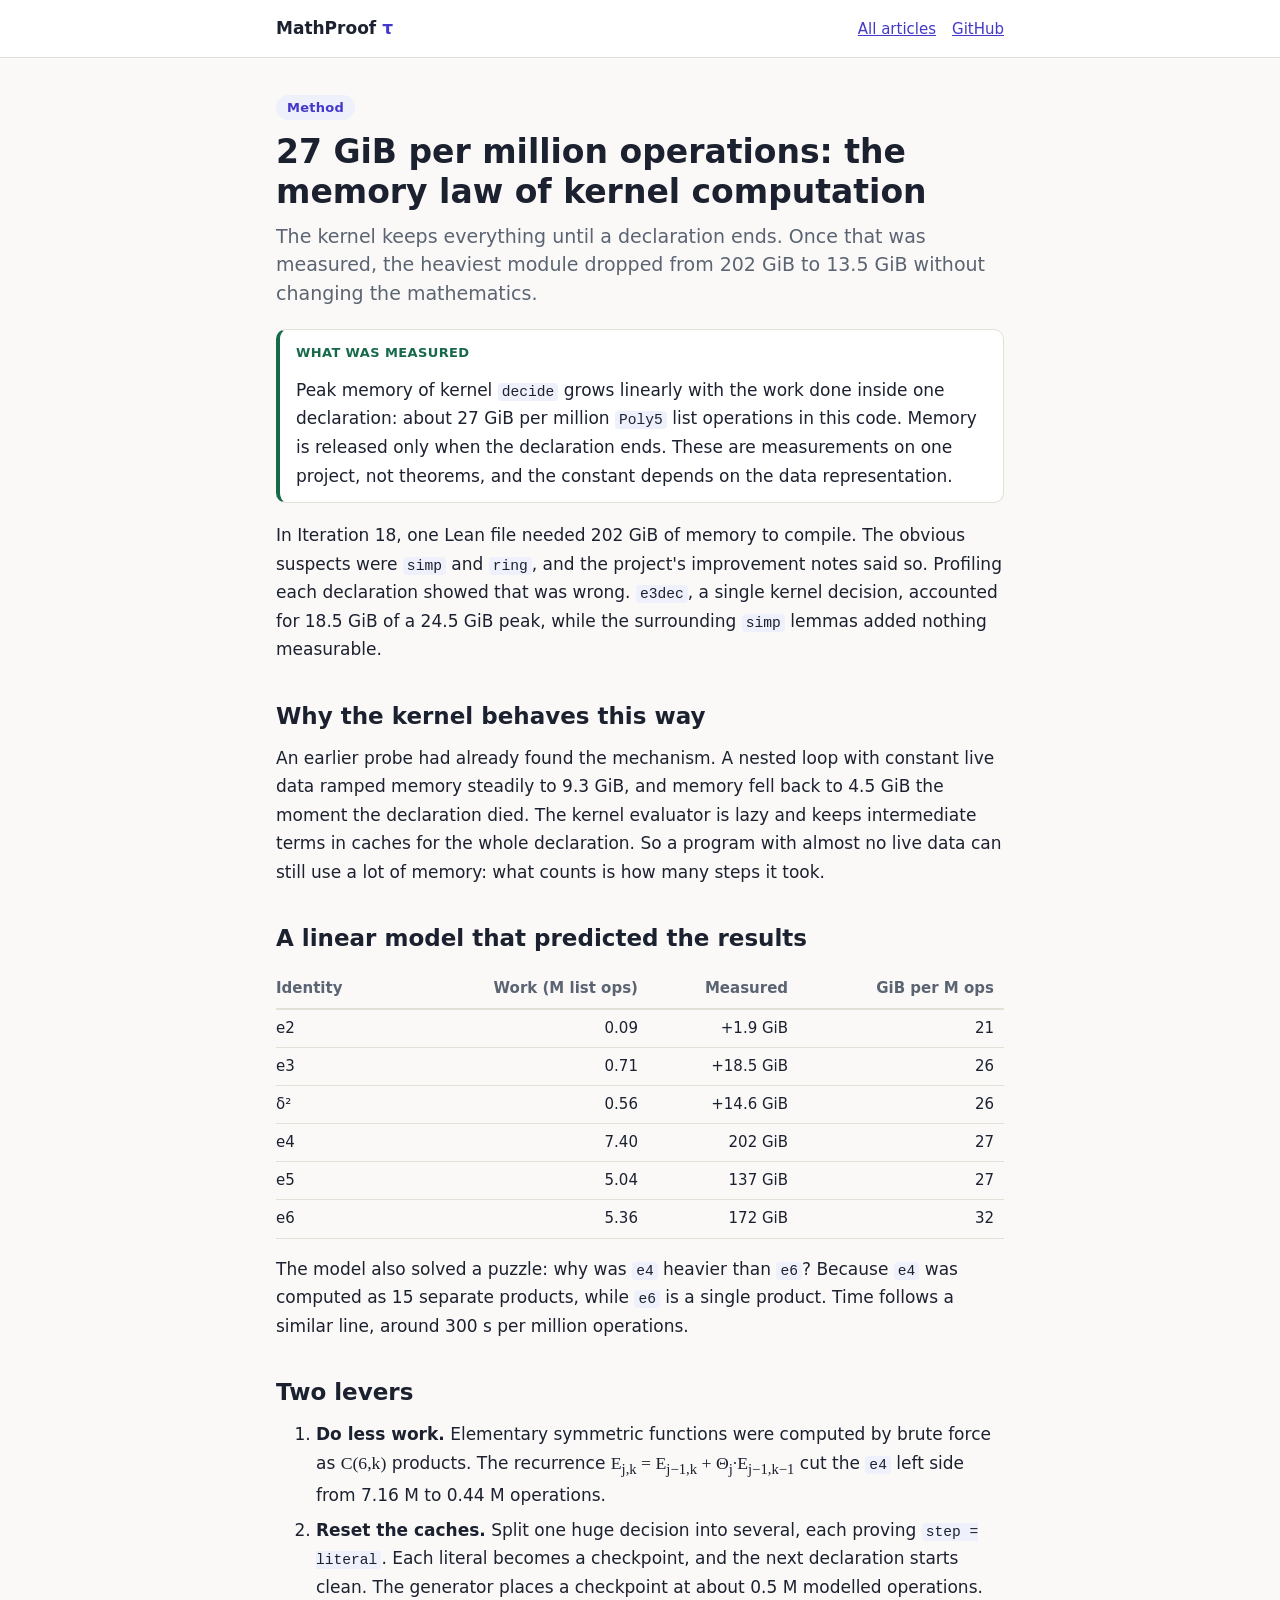
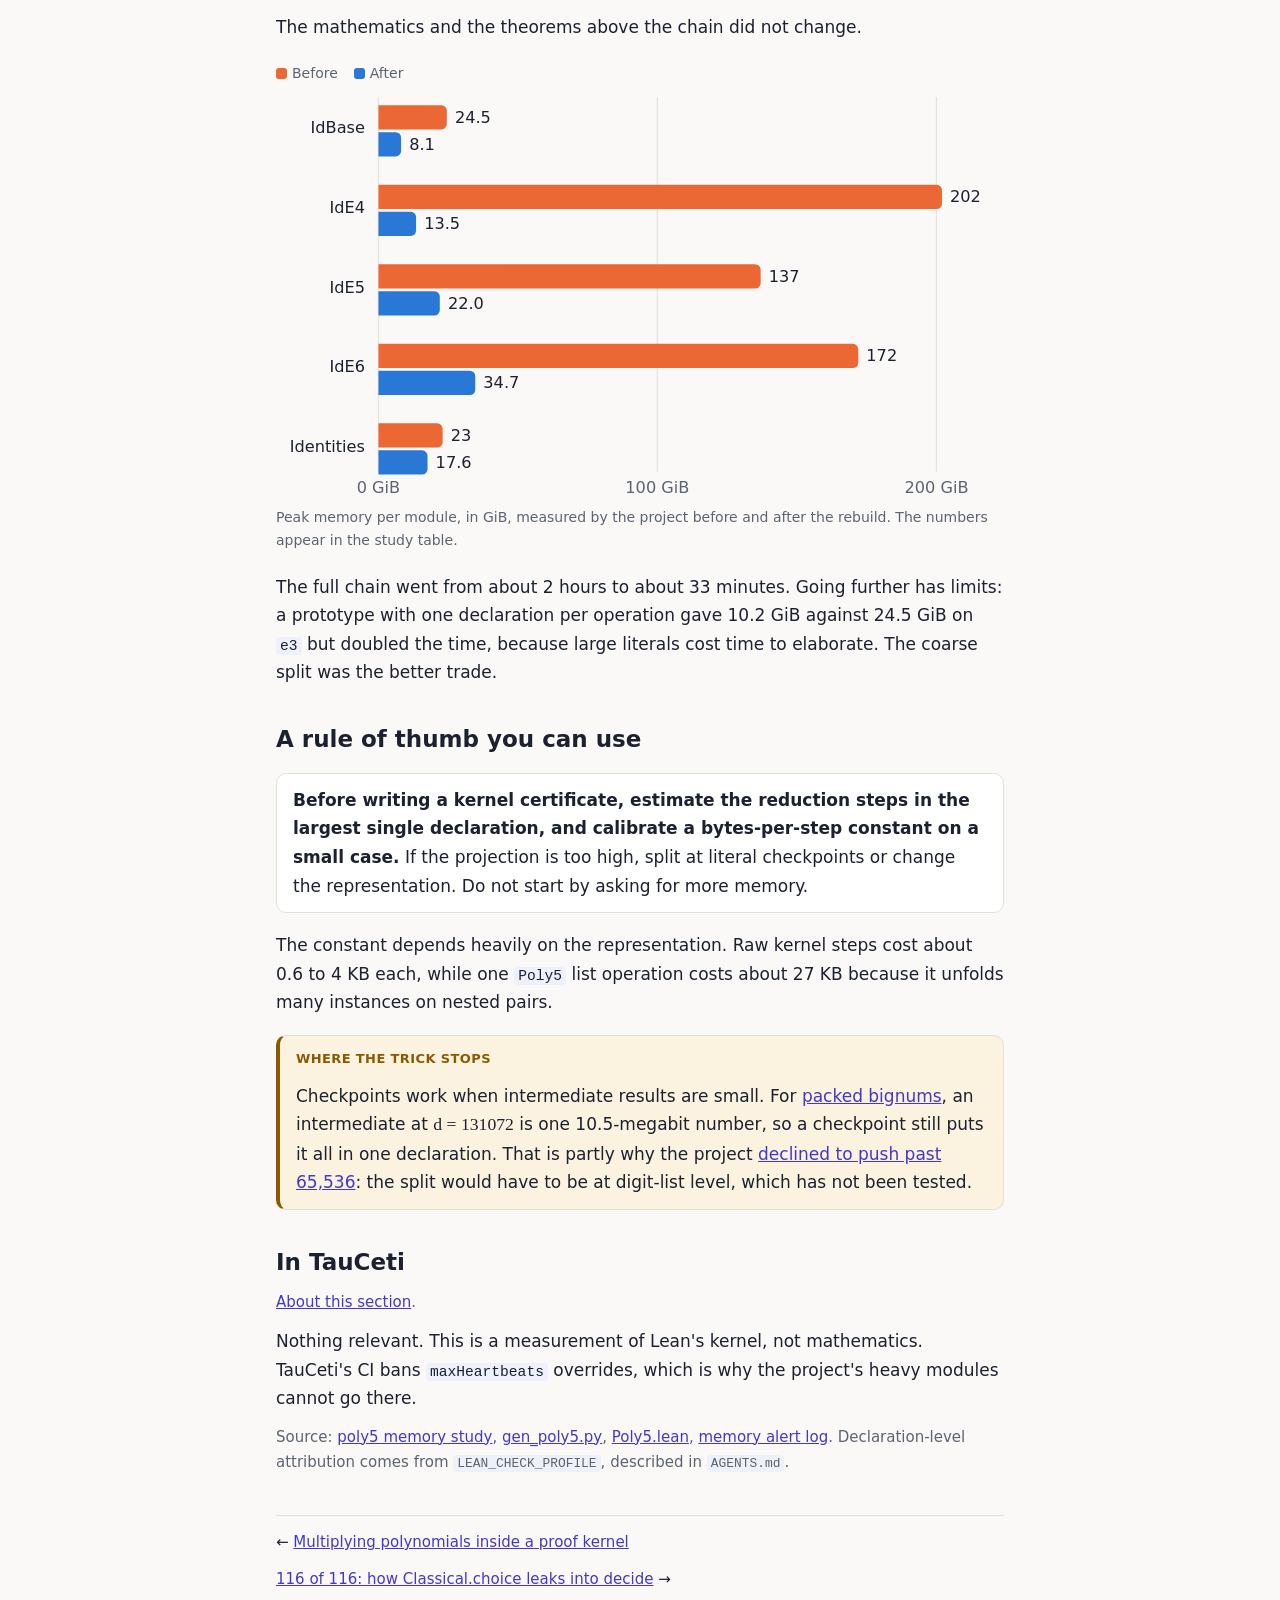
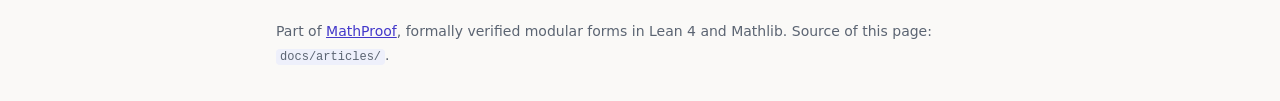
<file: docs/articles/kernel-memory-law.html>
<!doctype html>
<html lang="en">
<head>
<meta charset="utf-8">
<meta name="viewport" content="width=device-width, initial-scale=1">
<meta name="color-scheme" content="light dark">
<title>27 GiB per million operations: the memory law of kernel computation — MathProof</title>
<meta name="description" content="The kernel keeps everything until a declaration ends. Once that was measured, the heaviest module dropped from 202 GiB to 13.5 GiB without changing the mathematics.">
<link rel="stylesheet" href="article.css">
</head>
<body>
<div class="bar"><div class="in">
  <a class="brand" href="../index.html">MathProof <span>τ</span></a>
  <nav><a href="index.html">All articles</a><a href="https://github.com/picodozbotdoz/math-proof1">GitHub</a></nav>
</div></div>
<main>
<span class="kicker">Method</span>
<h1>27 GiB per million operations: the memory law of kernel computation</h1>
<p class="dek">The kernel keeps everything until a declaration ends. Once that was measured, the heaviest module dropped from 202 GiB to 13.5 GiB without changing the mathematics.</p>
<div class="box proved"><span class="lbl">WHAT WAS MEASURED</span>
<p>Peak memory of kernel <code>decide</code> grows linearly with the work done inside one declaration: about 27 GiB per million <code>Poly5</code> list operations in this code. Memory is released only when the declaration ends. These are measurements on one project, not theorems, and the constant depends on the data representation.</p></div>

<p>In Iteration 18, one Lean file needed 202 GiB of memory to compile. The obvious suspects were <code>simp</code> and <code>ring</code>, and the project's improvement notes said so. Profiling each declaration showed that was wrong. <code>e3dec</code>, a single kernel decision, accounted for 18.5 GiB of a 24.5 GiB peak, while the surrounding <code>simp</code> lemmas added nothing measurable.</p>

<h2>Why the kernel behaves this way</h2>
<p>An earlier probe had already found the mechanism. A nested loop with constant live data ramped memory steadily to 9.3 GiB, and memory fell back to 4.5 GiB the moment the declaration died. The kernel evaluator is lazy and keeps intermediate terms in caches for the whole declaration. So a program with almost no live data can still use a lot of memory: what counts is how many steps it took.</p>

<h2>A linear model that predicted the results</h2>
<div class="tw"><table>
<tr><th>Identity</th><th class="r">Work (M list ops)</th><th class="r">Measured</th><th class="r">GiB per M ops</th></tr>
<tr><td>e2</td><td class="r">0.09</td><td class="r">+1.9 GiB</td><td class="r">21</td></tr>
<tr><td>e3</td><td class="r">0.71</td><td class="r">+18.5 GiB</td><td class="r">26</td></tr>
<tr><td>δ²</td><td class="r">0.56</td><td class="r">+14.6 GiB</td><td class="r">26</td></tr>
<tr><td>e4</td><td class="r">7.40</td><td class="r">202 GiB</td><td class="r">27</td></tr>
<tr><td>e5</td><td class="r">5.04</td><td class="r">137 GiB</td><td class="r">27</td></tr>
<tr><td>e6</td><td class="r">5.36</td><td class="r">172 GiB</td><td class="r">32</td></tr>
</table></div>
<p>The model also solved a puzzle: why was <code>e4</code> heavier than <code>e6</code>? Because <code>e4</code> was computed as 15 separate products, while <code>e6</code> is a single product. Time follows a similar line, around 300 s per million operations.</p>

<h2>Two levers</h2>
<ol>
<li><strong>Do less work.</strong> Elementary symmetric functions were computed by brute force as <span class="m">C(6,k)</span> products. The recurrence <span class="m">E<sub>j,k</sub> = E<sub>j−1,k</sub> + Θ<sub>j</sub>·E<sub>j−1,k−1</sub></span> cut the <code>e4</code> left side from 7.16 M to 0.44 M operations.</li>
<li><strong>Reset the caches.</strong> Split one huge decision into several, each proving <code>step = literal</code>. Each literal becomes a checkpoint, and the next declaration starts clean. The generator places a checkpoint at about 0.5 M modelled operations.</li>
</ol>
<p>The mathematics and the theorems above the chain did not change.</p>
<figure class="fig"><div class="legend"><span><i class="sw" style="background:var(--series-2)"></i>Before</span><span><i class="sw" style="background:var(--series-1)"></i>After</span></div><svg viewBox="0 0 540 306" role="img" aria-label="Peak memory per module before and after the rebuild, in GiB"><line x1="76.0" x2="76.0" y1="6" y2="284" stroke="var(--grid)"/><text x="76.0" y="300" text-anchor="middle">0 GiB</text><line x1="282.9" x2="282.9" y1="6" y2="284" stroke="var(--grid)"/><text x="282.9" y="300" text-anchor="middle">100 GiB</text><line x1="489.9" x2="489.9" y1="6" y2="284" stroke="var(--grid)"/><text x="489.9" y="300" text-anchor="middle">200 GiB</text><text class="v" x="66" y="33" text-anchor="end">IdBase</text><path d="M76,12h46.7a4,4 0 0 1 4,4v10a4,4 0 0 1 -4,4h-46.7z" fill="var(--series-2)" data-tip="IdBase before: 24.5 GiB" tabindex="0"/><text class="v" x="132.7" y="25">24.5</text><path d="M76,32h12.8a4,4 0 0 1 4,4v10a4,4 0 0 1 -4,4h-12.8z" fill="var(--series-1)" data-tip="IdBase after: 8.1 GiB" tabindex="0"/><text class="v" x="98.8" y="45">8.1</text><text class="v" x="66" y="92" text-anchor="end">IdE4</text><path d="M76,71h414.0a4,4 0 0 1 4,4v10a4,4 0 0 1 -4,4h-414.0z" fill="var(--series-2)" data-tip="IdE4 before: 202 GiB" tabindex="0"/><text class="v" x="500.0" y="84">202</text><path d="M76,91h23.9a4,4 0 0 1 4,4v10a4,4 0 0 1 -4,4h-23.9z" fill="var(--series-1)" data-tip="IdE4 after: 13.5 GiB" tabindex="0"/><text class="v" x="109.9" y="104">13.5</text><text class="v" x="66" y="151" text-anchor="end">IdE5</text><path d="M76,130h279.5a4,4 0 0 1 4,4v10a4,4 0 0 1 -4,4h-279.5z" fill="var(--series-2)" data-tip="IdE5 before: 137 GiB" tabindex="0"/><text class="v" x="365.5" y="143">137</text><path d="M76,150h41.5a4,4 0 0 1 4,4v10a4,4 0 0 1 -4,4h-41.5z" fill="var(--series-1)" data-tip="IdE5 after: 22.0 GiB" tabindex="0"/><text class="v" x="127.5" y="163">22.0</text><text class="v" x="66" y="210" text-anchor="end">IdE6</text><path d="M76,189h351.9a4,4 0 0 1 4,4v10a4,4 0 0 1 -4,4h-351.9z" fill="var(--series-2)" data-tip="IdE6 before: 172 GiB" tabindex="0"/><text class="v" x="437.9" y="202">172</text><path d="M76,209h67.8a4,4 0 0 1 4,4v10a4,4 0 0 1 -4,4h-67.8z" fill="var(--series-1)" data-tip="IdE6 after: 34.7 GiB" tabindex="0"/><text class="v" x="153.8" y="222">34.7</text><text class="v" x="66" y="269" text-anchor="end">Identities</text><path d="M76,248h43.6a4,4 0 0 1 4,4v10a4,4 0 0 1 -4,4h-43.6z" fill="var(--series-2)" data-tip="Identities before: 23 GiB" tabindex="0"/><text class="v" x="129.6" y="261">23</text><path d="M76,268h32.4a4,4 0 0 1 4,4v10a4,4 0 0 1 -4,4h-32.4z" fill="var(--series-1)" data-tip="Identities after: 17.6 GiB" tabindex="0"/><text class="v" x="118.4" y="281">17.6</text></svg><figcaption>Peak memory per module, in GiB, measured by the project before and after the rebuild. The numbers appear in the study table.</figcaption></figure>
<p>The full chain went from about 2 hours to about 33 minutes. Going further has limits: a prototype with one declaration per operation gave 10.2 GiB against 24.5 GiB on <code>e3</code> but doubled the time, because large literals cost time to elaborate. The coarse split was the better trade.</p>

<h2>A rule of thumb you can use</h2>
<div class="box"><p><strong>Before writing a kernel certificate, estimate the reduction steps in the largest single declaration, and calibrate a bytes-per-step constant on a small case.</strong> If the projection is too high, split at literal checkpoints or change the representation. Do not start by asking for more memory.</p></div>
<p>The constant depends heavily on the representation. Raw kernel steps cost about 0.6 to 4 KB each, while one <code>Poly5</code> list operation costs about 27 KB because it unfolds many instances on nested pairs.</p>

<div class="box caveat"><span class="lbl">WHERE THE TRICK STOPS</span><p>Checkpoints work when intermediate results are small. For <a href="kernel-bignum.html">packed bignums</a>, an intermediate at <span class="m">d = 131072</span> is one 10.5-megabit number, so a checkpoint still puts it all in one declaration. That is partly why the project <a href="lehmer-coverage.html">declined to push past 65,536</a>: the split would have to be at digit-list level, which has not been tested.</p></div>
<h2 id="tauceti">In TauCeti</h2>
<p class="src"><a href="index.html#tauceti">About this section</a>.</p>
<p>Nothing relevant. This is a measurement of Lean's kernel, not mathematics. TauCeti's CI bans <code>maxHeartbeats</code> overrides, which is why the project's heavy modules cannot go there.</p>
<p class="src">Source: <a href="https://github.com/picodozbotdoz/math-proof1/blob/master/research/poly5-memory-study/README.md">poly5 memory study</a>, <a href="https://github.com/picodozbotdoz/math-proof1/blob/master/tools/gen_poly5.py">gen_poly5.py</a>, <a href="https://github.com/picodozbotdoz/math-proof1/blob/master/MathProof/ModularForms/Poly5.lean">Poly5.lean</a>, <a href="https://github.com/picodozbotdoz/math-proof1/blob/master/research/memory-alerts.md">memory alert log</a>. Declaration-level attribution comes from <code>LEAN_CHECK_PROFILE</code>, described in <code>AGENTS.md</code>.</p>
<div class="pn"><span>← <a href="kernel-bignum.html">Multiplying polynomials inside a proof kernel</a></span><span><a href="axiom-leaks.html">116 of 116: how Classical.choice leaks into decide</a> →</span></div>
</main>
<footer>Part of <a href="../index.html">MathProof</a>, formally verified modular forms in Lean 4 and Mathlib. Source of this page: <code>docs/articles/</code>.</footer>
<script src="article.js"></script>
</body>
</html>
</file>
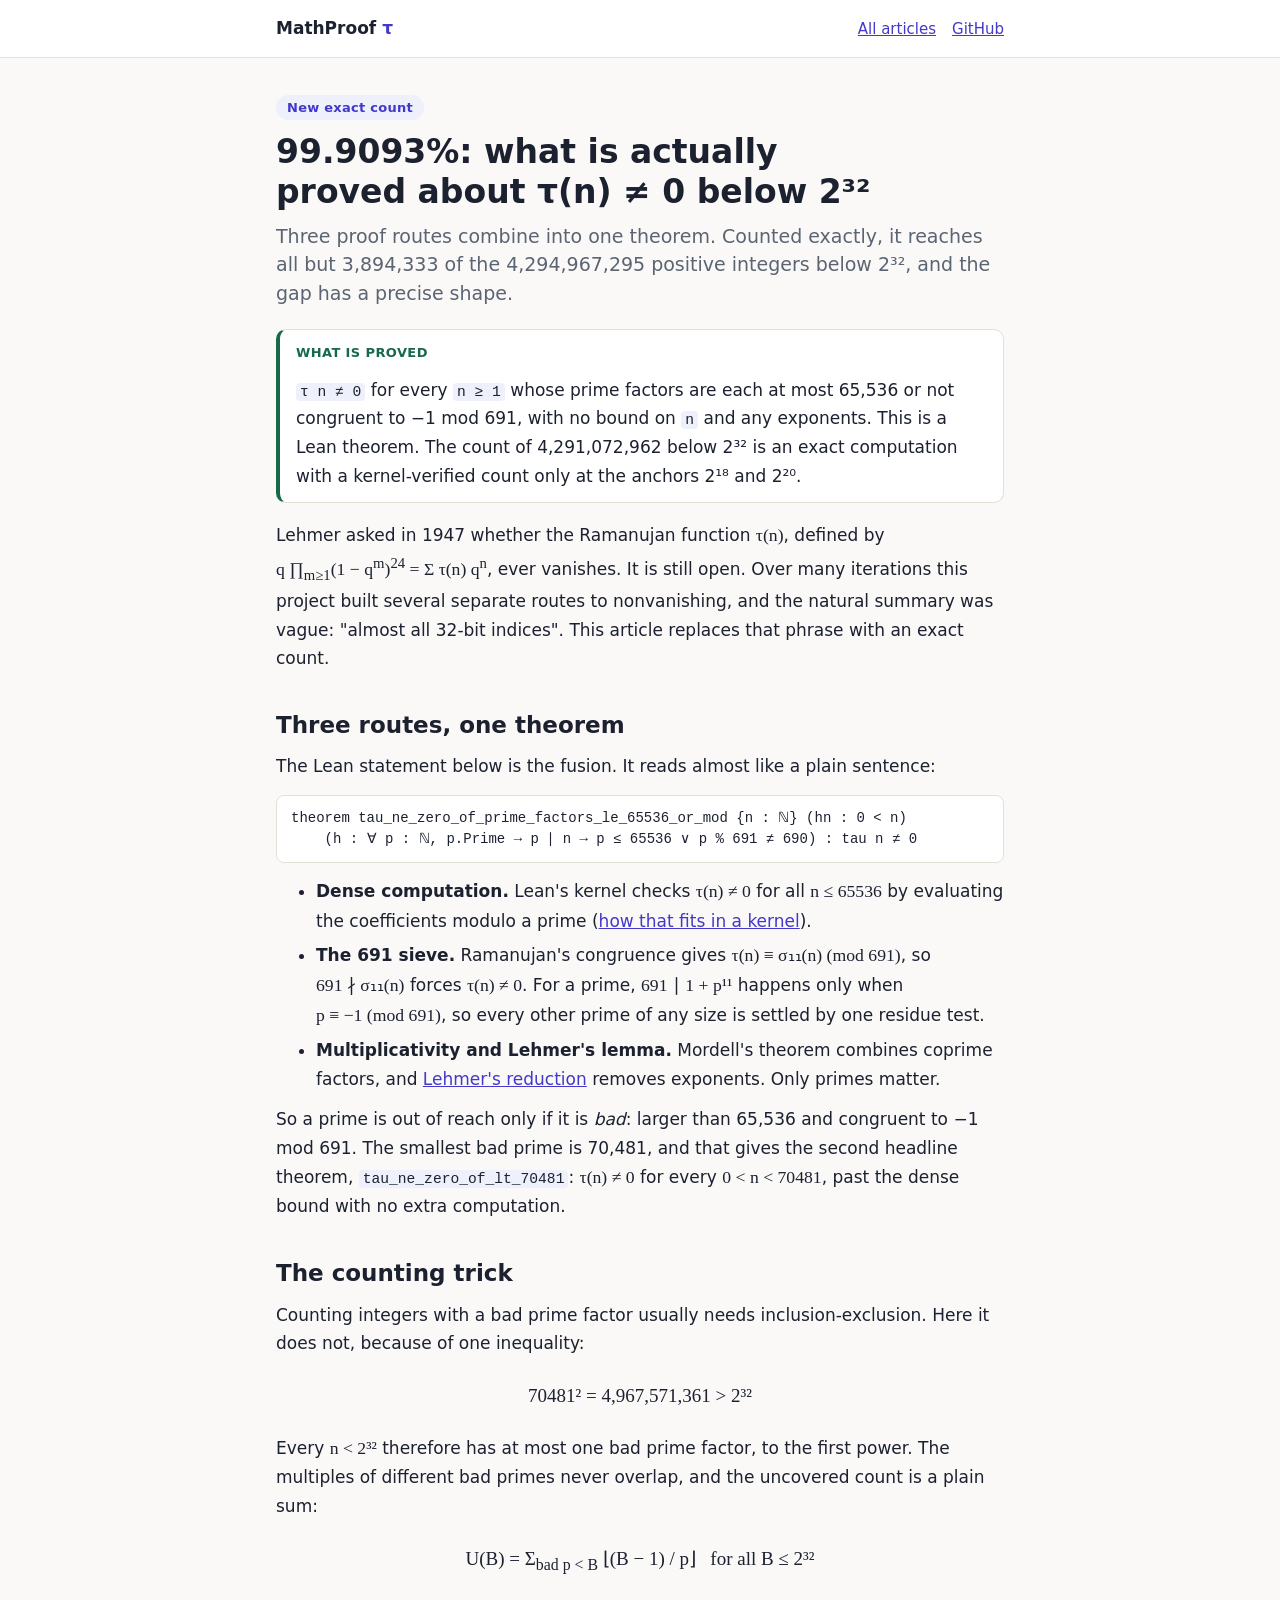
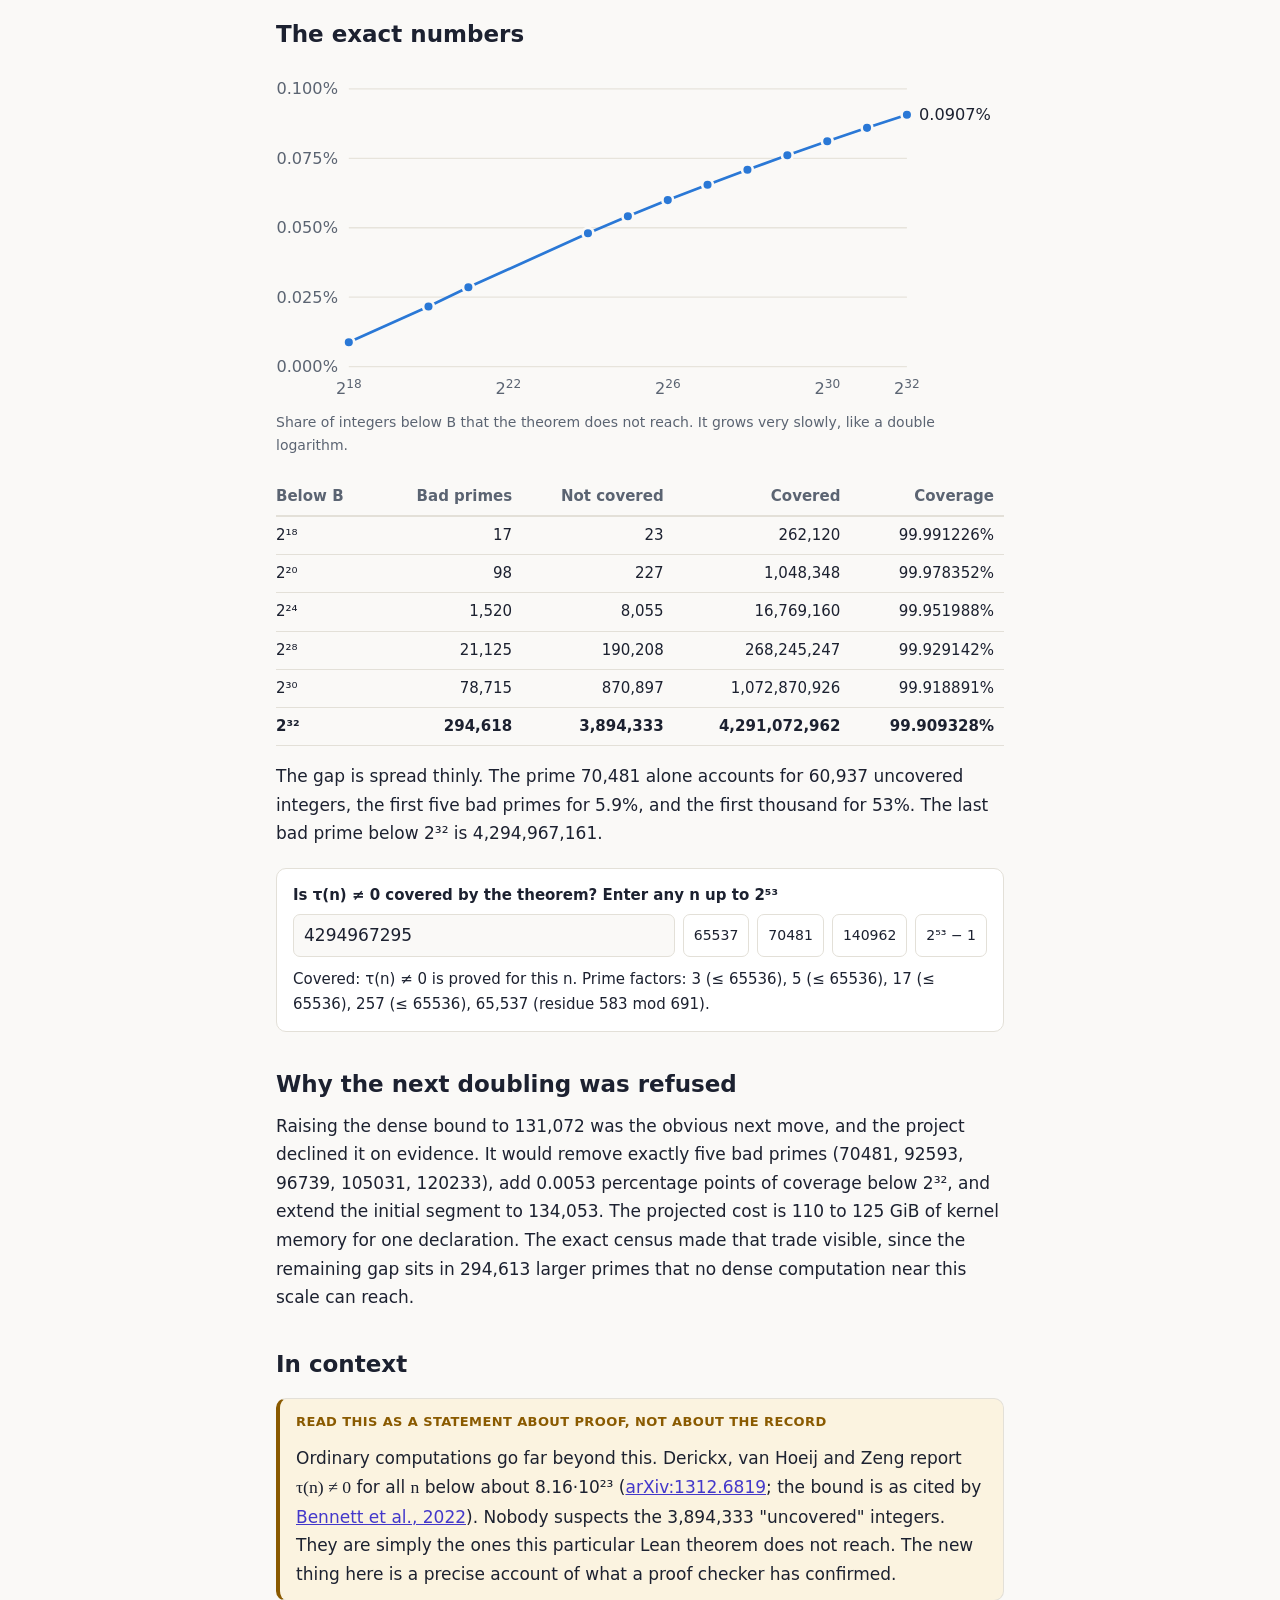
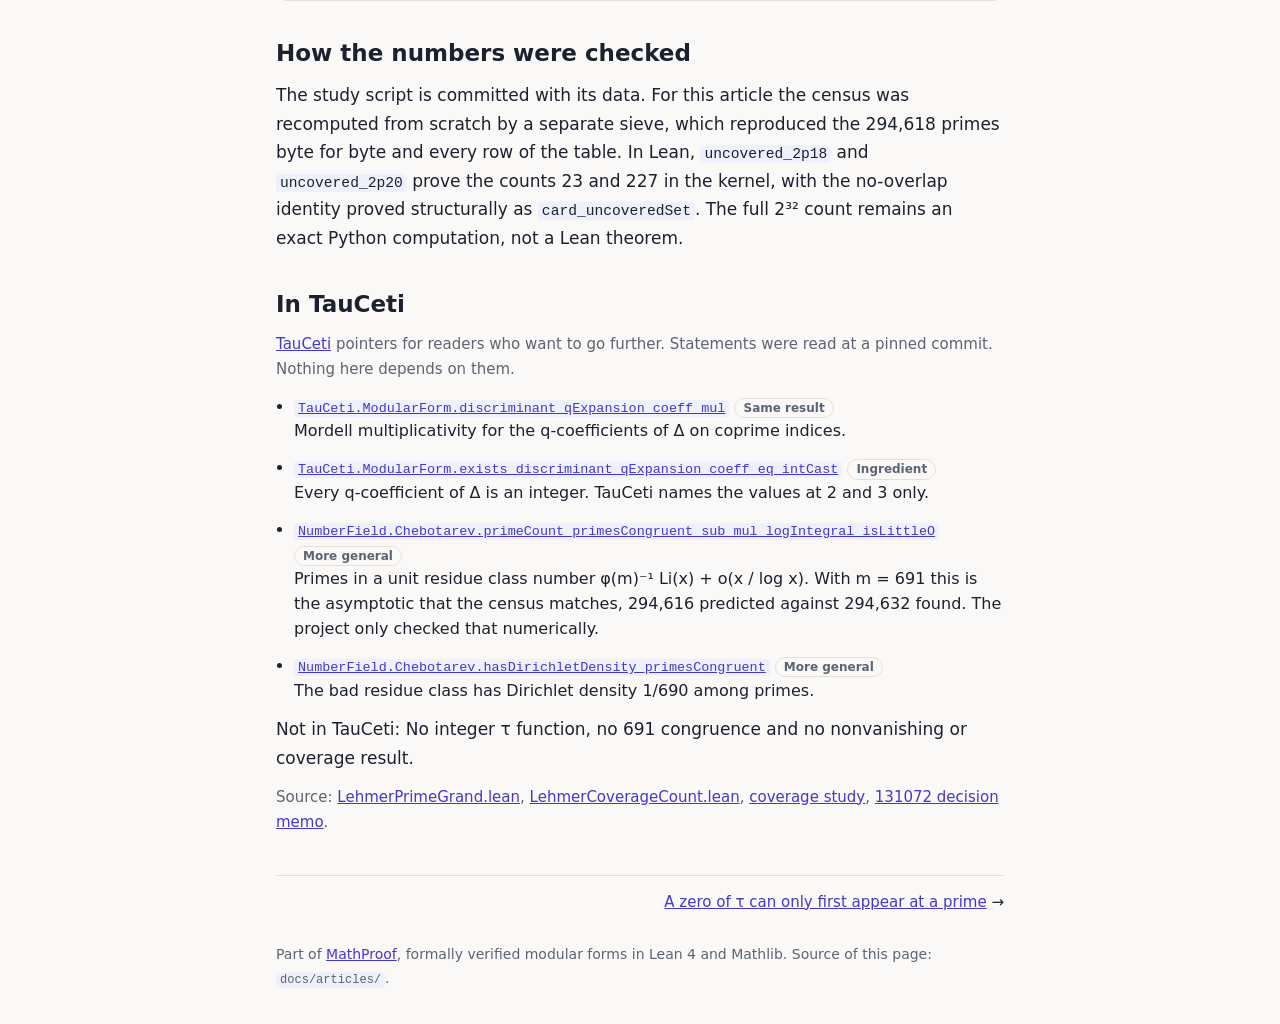
<file: docs/articles/lehmer-coverage.html>
<!doctype html>
<html lang="en">
<head>
<meta charset="utf-8">
<meta name="viewport" content="width=device-width, initial-scale=1">
<meta name="color-scheme" content="light dark">
<title>99.9093%: what is actually proved about τ(n) ≠ 0 below 2³² — MathProof</title>
<meta name="description" content="Three proof routes combine into one theorem. Counted exactly, it reaches all but 3,894,333 of the 4,294,967,295 positive integers below 2³², and the gap has a precise shape.">
<link rel="stylesheet" href="article.css">
</head>
<body>
<div class="bar"><div class="in">
  <a class="brand" href="../index.html">MathProof <span>τ</span></a>
  <nav><a href="index.html">All articles</a><a href="https://github.com/picodozbotdoz/math-proof1">GitHub</a></nav>
</div></div>
<main>
<span class="kicker">New exact count</span>
<h1>99.9093%: what is actually proved about τ(n) ≠ 0 below 2³²</h1>
<p class="dek">Three proof routes combine into one theorem. Counted exactly, it reaches all but 3,894,333 of the 4,294,967,295 positive integers below 2³², and the gap has a precise shape.</p>
<div class="box proved"><span class="lbl">WHAT IS PROVED</span>
<p><code>τ n ≠ 0</code> for every <code>n ≥ 1</code> whose prime factors are each at most 65,536 or not congruent to −1 mod 691, with no bound on <code>n</code> and any exponents. This is a Lean theorem. The count of 4,291,072,962 below 2³² is an exact computation with a kernel-verified count only at the anchors 2¹⁸ and 2²⁰.</p></div>

<p>Lehmer asked in 1947 whether the Ramanujan function <span class="m">τ(n)</span>, defined by <span class="m">q ∏<sub>m≥1</sub>(1 − q<sup>m</sup>)<sup>24</sup> = Σ τ(n) q<sup>n</sup></span>, ever vanishes. It is still open. Over many iterations this project built several separate routes to nonvanishing, and the natural summary was vague: "almost all 32-bit indices". This article replaces that phrase with an exact count.</p>

<h2>Three routes, one theorem</h2>
<p>The Lean statement below is the fusion. It reads almost like a plain sentence:</p>
<pre><code>theorem tau_ne_zero_of_prime_factors_le_65536_or_mod {n : ℕ} (hn : 0 &lt; n)
    (h : ∀ p : ℕ, p.Prime → p ∣ n → p ≤ 65536 ∨ p % 691 ≠ 690) : tau n ≠ 0</code></pre>
<ul>
<li><strong>Dense computation.</strong> Lean's kernel checks <span class="m">τ(n) ≠ 0</span> for all <span class="m">n ≤ 65536</span> by evaluating the coefficients modulo a prime (<a href="kernel-bignum.html">how that fits in a kernel</a>).</li>
<li><strong>The 691 sieve.</strong> Ramanujan's congruence gives <span class="m">τ(n) ≡ σ₁₁(n) (mod 691)</span>, so <span class="m">691 ∤ σ₁₁(n)</span> forces <span class="m">τ(n) ≠ 0</span>. For a prime, <span class="m">691 ∣ 1 + p¹¹</span> happens only when <span class="m">p ≡ −1 (mod 691)</span>, so every other prime of any size is settled by one residue test.</li>
<li><strong>Multiplicativity and Lehmer's lemma.</strong> Mordell's theorem combines coprime factors, and <a href="lehmer-prime-reduction.html">Lehmer's reduction</a> removes exponents. Only primes matter.</li>
</ul>
<p>So a prime is out of reach only if it is <em>bad</em>: larger than 65,536 and congruent to −1 mod 691. The smallest bad prime is 70,481, and that gives the second headline theorem, <code>tau_ne_zero_of_lt_70481</code>: <span class="m">τ(n) ≠ 0</span> for every <span class="m">0 &lt; n &lt; 70481</span>, past the dense bound with no extra computation.</p>

<h2>The counting trick</h2>
<p>Counting integers with a bad prime factor usually needs inclusion-exclusion. Here it does not, because of one inequality:</p>
<div class="eq">70481² = 4,967,571,361 &gt; 2³²</div>
<p>Every <span class="m">n &lt; 2³²</span> therefore has at most one bad prime factor, to the first power. The multiples of different bad primes never overlap, and the uncovered count is a plain sum:</p>
<div class="eq">U(B) = Σ<sub>bad p &lt; B</sub> ⌊(B − 1) / p⌋ &nbsp; for all B ≤ 2³²</div>

<h2>The exact numbers</h2>
<figure class="fig"><svg viewBox="0 0 540 250" role="img" aria-label="Share of integers below B not covered, rising slowly from 0.009 percent at 2 to the 18 to 0.091 percent at 2 to the 32"><line x1="54" x2="468" y1="220.0" y2="220.0" stroke="var(--grid)"/><text x="46" y="224.0" text-anchor="end">0.000%</text><line x1="54" x2="468" y1="168.5" y2="168.5" stroke="var(--grid)"/><text x="46" y="172.5" text-anchor="end">0.025%</text><line x1="54" x2="468" y1="117.0" y2="117.0" stroke="var(--grid)"/><text x="46" y="121.0" text-anchor="end">0.050%</text><line x1="54" x2="468" y1="65.5" y2="65.5" stroke="var(--grid)"/><text x="46" y="69.5" text-anchor="end">0.075%</text><line x1="54" x2="468" y1="14.0" y2="14.0" stroke="var(--grid)"/><text x="46" y="18.0" text-anchor="end">0.100%</text><text x="54.0" y="240" text-anchor="middle">2<tspan dy="-4" font-size="9">18</tspan></text><text x="172.3" y="240" text-anchor="middle">2<tspan dy="-4" font-size="9">22</tspan></text><text x="290.6" y="240" text-anchor="middle">2<tspan dy="-4" font-size="9">26</tspan></text><text x="408.9" y="240" text-anchor="middle">2<tspan dy="-4" font-size="9">30</tspan></text><text x="468.0" y="240" text-anchor="middle">2<tspan dy="-4" font-size="9">32</tspan></text><polyline fill="none" stroke="var(--series-1)" stroke-width="2" stroke-linejoin="round" points="54.0,201.9 113.1,175.4 142.7,161.2 231.4,121.1 261.0,108.5 290.6,96.5 320.1,85.1 349.7,74.0 379.3,63.2 408.9,52.9 438.4,42.9 468.0,33.2"/><circle cx="54.0" cy="201.9" r="4" fill="var(--series-1)" stroke="var(--bg)" stroke-width="2"/><circle cx="54.0" cy="201.9" r="13" fill="transparent" data-tip="Below 2^18: 0.008774% not covered" tabindex="0"/><circle cx="113.1" cy="175.4" r="4" fill="var(--series-1)" stroke="var(--bg)" stroke-width="2"/><circle cx="113.1" cy="175.4" r="13" fill="transparent" data-tip="Below 2^20: 0.021648% not covered" tabindex="0"/><circle cx="142.7" cy="161.2" r="4" fill="var(--series-1)" stroke="var(--bg)" stroke-width="2"/><circle cx="142.7" cy="161.2" r="13" fill="transparent" data-tip="Below 2^21: 0.028563% not covered" tabindex="0"/><circle cx="231.4" cy="121.1" r="4" fill="var(--series-1)" stroke="var(--bg)" stroke-width="2"/><circle cx="231.4" cy="121.1" r="13" fill="transparent" data-tip="Below 2^24: 0.048012% not covered" tabindex="0"/><circle cx="261.0" cy="108.5" r="4" fill="var(--series-1)" stroke="var(--bg)" stroke-width="2"/><circle cx="261.0" cy="108.5" r="13" fill="transparent" data-tip="Below 2^25: 0.054115% not covered" tabindex="0"/><circle cx="290.6" cy="96.5" r="4" fill="var(--series-1)" stroke="var(--bg)" stroke-width="2"/><circle cx="290.6" cy="96.5" r="13" fill="transparent" data-tip="Below 2^26: 0.059941% not covered" tabindex="0"/><circle cx="320.1" cy="85.1" r="4" fill="var(--series-1)" stroke="var(--bg)" stroke-width="2"/><circle cx="320.1" cy="85.1" r="13" fill="transparent" data-tip="Below 2^27: 0.065468% not covered" tabindex="0"/><circle cx="349.7" cy="74.0" r="4" fill="var(--series-1)" stroke="var(--bg)" stroke-width="2"/><circle cx="349.7" cy="74.0" r="13" fill="transparent" data-tip="Below 2^28: 0.070858% not covered" tabindex="0"/><circle cx="379.3" cy="63.2" r="4" fill="var(--series-1)" stroke="var(--bg)" stroke-width="2"/><circle cx="379.3" cy="63.2" r="13" fill="transparent" data-tip="Below 2^29: 0.076101% not covered" tabindex="0"/><circle cx="408.9" cy="52.9" r="4" fill="var(--series-1)" stroke="var(--bg)" stroke-width="2"/><circle cx="408.9" cy="52.9" r="13" fill="transparent" data-tip="Below 2^30: 0.081109% not covered" tabindex="0"/><circle cx="438.4" cy="42.9" r="4" fill="var(--series-1)" stroke="var(--bg)" stroke-width="2"/><circle cx="438.4" cy="42.9" r="13" fill="transparent" data-tip="Below 2^31: 0.085969% not covered" tabindex="0"/><circle cx="468.0" cy="33.2" r="4" fill="var(--series-1)" stroke="var(--bg)" stroke-width="2"/><circle cx="468.0" cy="33.2" r="13" fill="transparent" data-tip="Below 2^32: 0.090672% not covered" tabindex="0"/><text class="v" x="477.0" y="37.2">0.0907%</text></svg><figcaption>Share of integers below B that the theorem does not reach. It grows very slowly, like a double logarithm.</figcaption></figure>
<div class="tw"><table>
<tr><th>Below B</th><th class="r">Bad primes</th><th class="r">Not covered</th><th class="r">Covered</th><th class="r">Coverage</th></tr>
<tr><td>2¹⁸</td><td class="r">17</td><td class="r">23</td><td class="r">262,120</td><td class="r">99.991226%</td></tr>
<tr><td>2²⁰</td><td class="r">98</td><td class="r">227</td><td class="r">1,048,348</td><td class="r">99.978352%</td></tr>
<tr><td>2²⁴</td><td class="r">1,520</td><td class="r">8,055</td><td class="r">16,769,160</td><td class="r">99.951988%</td></tr>
<tr><td>2²⁸</td><td class="r">21,125</td><td class="r">190,208</td><td class="r">268,245,247</td><td class="r">99.929142%</td></tr>
<tr><td>2³⁰</td><td class="r">78,715</td><td class="r">870,897</td><td class="r">1,072,870,926</td><td class="r">99.918891%</td></tr>
<tr><td><strong>2³²</strong></td><td class="r"><strong>294,618</strong></td><td class="r"><strong>3,894,333</strong></td><td class="r"><strong>4,291,072,962</strong></td><td class="r"><strong>99.909328%</strong></td></tr>
</table></div>
<p>The gap is spread thinly. The prime 70,481 alone accounts for 60,937 uncovered integers, the first five bad primes for 5.9%, and the first thousand for 53%. The last bad prime below 2³² is 4,294,967,161.</p>

<div class="tool">
<label for="cov-n">Is τ(n) ≠ 0 covered by the theorem? Enter any n up to 2⁵³</label>
<div class="row"><input id="cov-n" inputmode="numeric" autocomplete="off" value="4294967295"><button data-n="65537">65537</button><button data-n="70481">70481</button><button data-n="140962">140962</button><button data-n="9007199254740991">2⁵³ − 1</button></div>
<output id="cov-out" aria-live="polite"></output>
</div>

<h2>Why the next doubling was refused</h2>
<p>Raising the dense bound to 131,072 was the obvious next move, and the project declined it on evidence. It would remove exactly five bad primes (70481, 92593, 96739, 105031, 120233), add 0.0053 percentage points of coverage below 2³², and extend the initial segment to 134,053. The projected cost is 110 to 125 GiB of kernel memory for one declaration. The exact census made that trade visible, since the remaining gap sits in 294,613 larger primes that no dense computation near this scale can reach.</p>

<h2>In context</h2>
<div class="box caveat"><span class="lbl">READ THIS AS A STATEMENT ABOUT PROOF, NOT ABOUT THE RECORD</span>
<p>Ordinary computations go far beyond this. Derickx, van Hoeij and Zeng report <span class="m">τ(n) ≠ 0</span> for all <span class="m">n</span> below about 8.16·10²³ (<a href="https://arxiv.org/abs/1312.6819">arXiv:1312.6819</a>; the bound is as cited by <a href="https://personal.math.ubc.ca/~bennett/BeGhPaSi-MathAnn-2022.pdf">Bennett et al., 2022</a>). Nobody suspects the 3,894,333 "uncovered" integers. They are simply the ones this particular Lean theorem does not reach. The new thing here is a precise account of what a proof checker has confirmed.</p></div>

<h2>How the numbers were checked</h2>
<p>The study script is committed with its data. For this article the census was recomputed from scratch by a separate sieve, which reproduced the 294,618 primes byte for byte and every row of the table. In Lean, <code>uncovered_2p18</code> and <code>uncovered_2p20</code> prove the counts 23 and 227 in the kernel, with the no-overlap identity proved structurally as <code>card_uncoveredSet</code>. The full 2³² count remains an exact Python computation, not a Lean theorem.</p>
<h2 id="tauceti">In TauCeti</h2>
<p class="src"><a href="index.html#tauceti">TauCeti</a> pointers for readers who want to go further. Statements were read at a pinned commit. Nothing here depends on them.</p>
<ul class="tc">
<li><a href="https://github.com/TauCetiProject/TauCeti/blob/0d44ef6b12dc7ee1038d029a7e9e0533b9667c92/TauCeti/NumberTheory/ModularForms/LevelOne/DiscriminantEigenform.lean"><code>TauCeti.ModularForm.discriminant_qExpansion_coeff_mul</code></a> <span class="rel">Same result</span><br>Mordell multiplicativity for the q-coefficients of Δ on coprime indices.</li>
<li><a href="https://github.com/TauCetiProject/TauCeti/blob/0d44ef6b12dc7ee1038d029a7e9e0533b9667c92/TauCeti/NumberTheory/ModularForms/LevelOne/QExpansion.lean"><code>TauCeti.ModularForm.exists_discriminant_qExpansion_coeff_eq_intCast</code></a> <span class="rel">Ingredient</span><br>Every q-coefficient of Δ is an integer. TauCeti names the values at 2 and 3 only.</li>
<li><a href="https://github.com/TauCetiProject/TauCeti/blob/0d44ef6b12dc7ee1038d029a7e9e0533b9667c92/TauCeti/NumberTheory/Chebotarev/Density/PrimesCongruent.lean"><code>NumberField.Chebotarev.primeCount_primesCongruent_sub_mul_logIntegral_isLittleO</code></a> <span class="rel">More general</span><br>Primes in a unit residue class number φ(m)⁻¹ Li(x) + o(x / log x). With m = 691 this is the asymptotic that the census matches, 294,616 predicted against 294,632 found. The project only checked that numerically.</li>
<li><a href="https://github.com/TauCetiProject/TauCeti/blob/0d44ef6b12dc7ee1038d029a7e9e0533b9667c92/TauCeti/NumberTheory/Chebotarev/Density/PrimesCongruent.lean"><code>NumberField.Chebotarev.hasDirichletDensity_primesCongruent</code></a> <span class="rel">More general</span><br>The bad residue class has Dirichlet density 1/690 among primes.</li>
</ul>
<p>Not in TauCeti: No integer τ function, no 691 congruence and no nonvanishing or coverage result.</p>
<p class="src">Source: <a href="https://github.com/picodozbotdoz/math-proof1/blob/master/MathProof/Tau/LehmerPrimeGrand.lean">LehmerPrimeGrand.lean</a>, <a href="https://github.com/picodozbotdoz/math-proof1/blob/master/MathProof/Tau/LehmerCoverageCount.lean">LehmerCoverageCount.lean</a>, <a href="https://github.com/picodozbotdoz/math-proof1/blob/master/research/iteration22/lehmer-coverage/STUDY.md">coverage study</a>, <a href="https://github.com/picodozbotdoz/math-proof1/blob/master/research/iteration22/lehmer-coverage/DECISION-131072.md">131072 decision memo</a>.</p>
<script>
(function(){
var inp=document.getElementById("cov-n"),out=document.getElementById("cov-out");
function fac(n){var f=[],p=2;while(p*p<=n){if(n%p===0){f.push(p);while(n%p===0)n=n/p;}p+=(p===2)?1:2;}if(n>1)f.push(n);return f;}
function run(){
  var s=inp.value.replace(/[\s,_]/g,"");
  if(!/^[0-9]+$/.test(s)||s==="0"){out.textContent="Enter a positive whole number.";return;}
  var n=Number(s);
  if(!Number.isSafeInteger(n)){out.textContent="That is above 2⁵³ − 1, too large for this page to factor exactly.";return;}
  if(n===1){out.textContent="τ(1) = 1.";return;}
  var ps=fac(n),bad=ps.filter(function(p){return p>65536&&p%691===690;});
  var list=ps.map(function(p){return p.toLocaleString("en-US")+(p<=65536?" (≤ 65536)":p%691===690?" (bad: ≡ −1 mod 691)":" (residue "+(p%691)+" mod 691)");}).join(", ");
  out.textContent=(bad.length?"Not covered by this theorem. ":"Covered: τ(n) ≠ 0 is proved for this n. ")+"Prime factors: "+list+".";
}
inp.addEventListener("input",run);
document.querySelectorAll(".tool button").forEach(function(b){b.addEventListener("click",function(){inp.value=b.getAttribute("data-n");run();});});
run();
})();
</script>
<div class="pn"><span></span><span><a href="lehmer-prime-reduction.html">A zero of τ can only first appear at a prime</a> →</span></div>
</main>
<footer>Part of <a href="../index.html">MathProof</a>, formally verified modular forms in Lean 4 and Mathlib. Source of this page: <code>docs/articles/</code>.</footer>
<script src="article.js"></script>
</body>
</html>
</file>
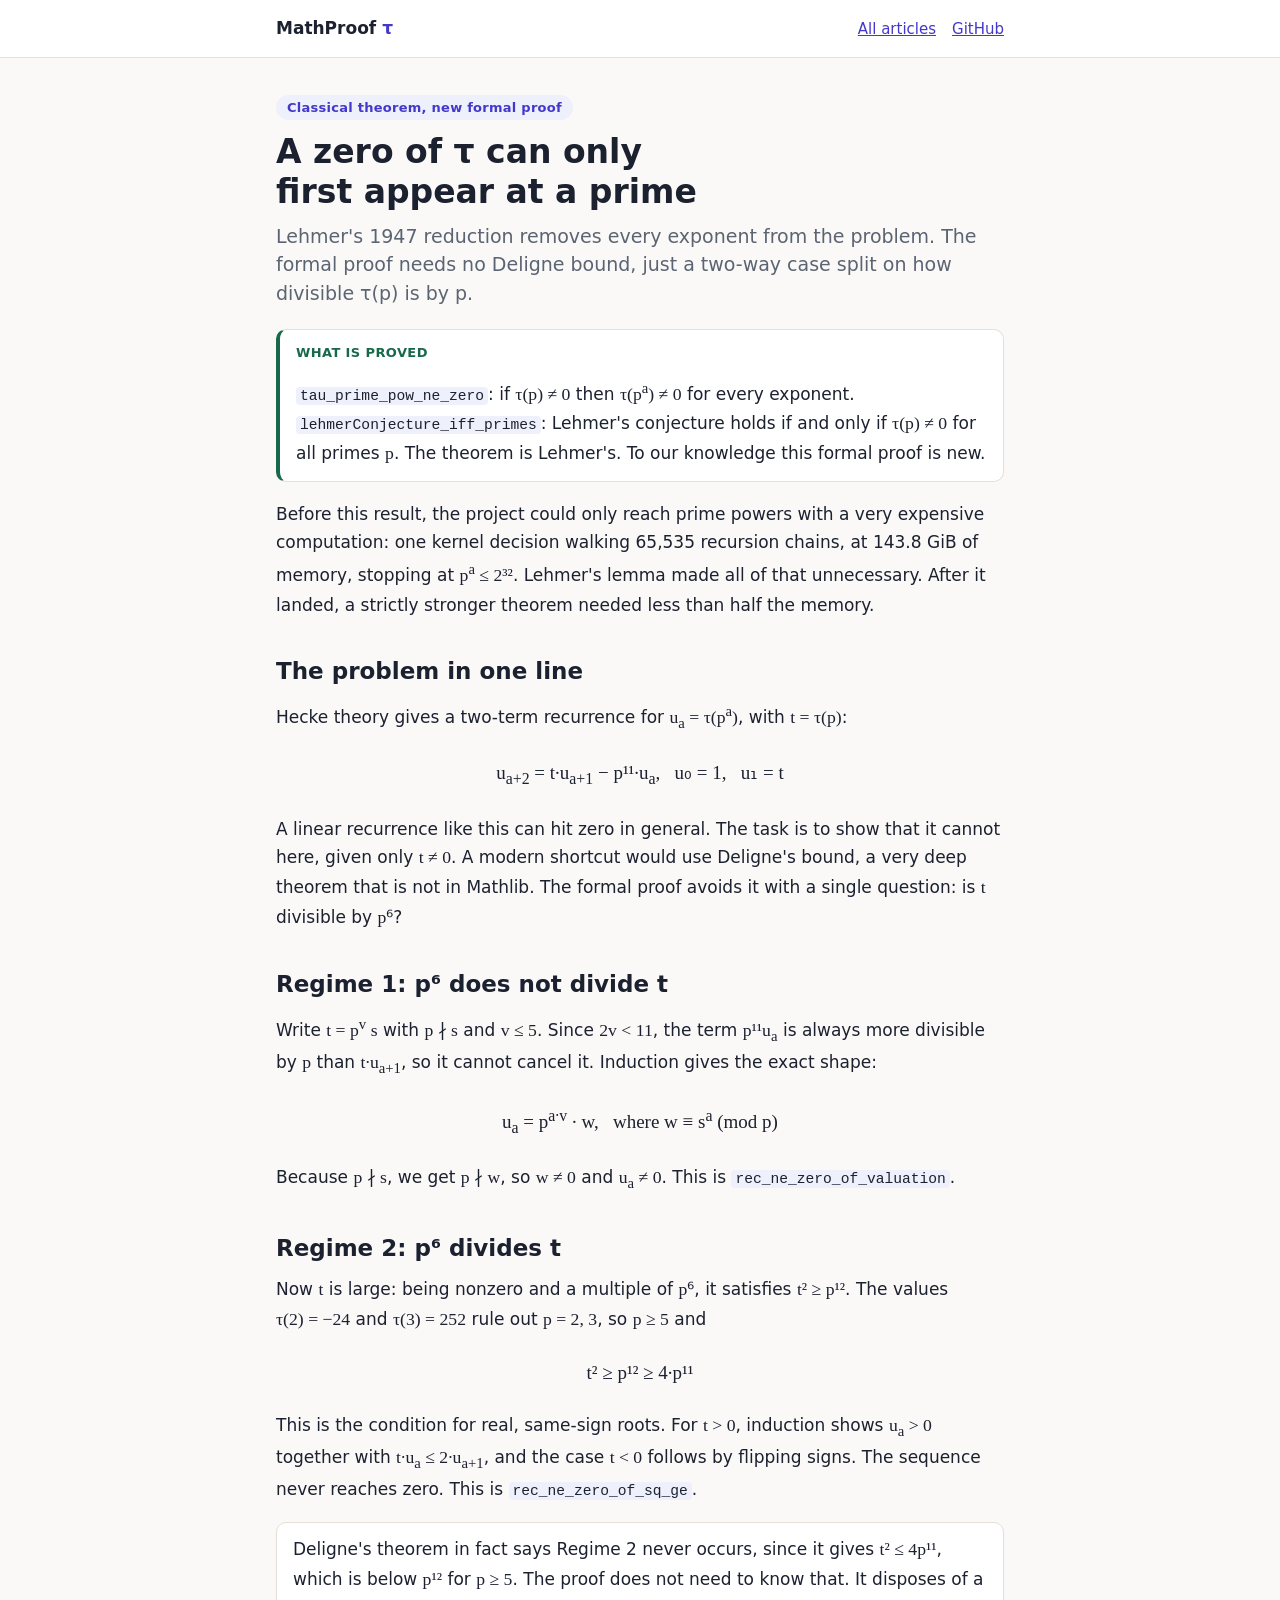
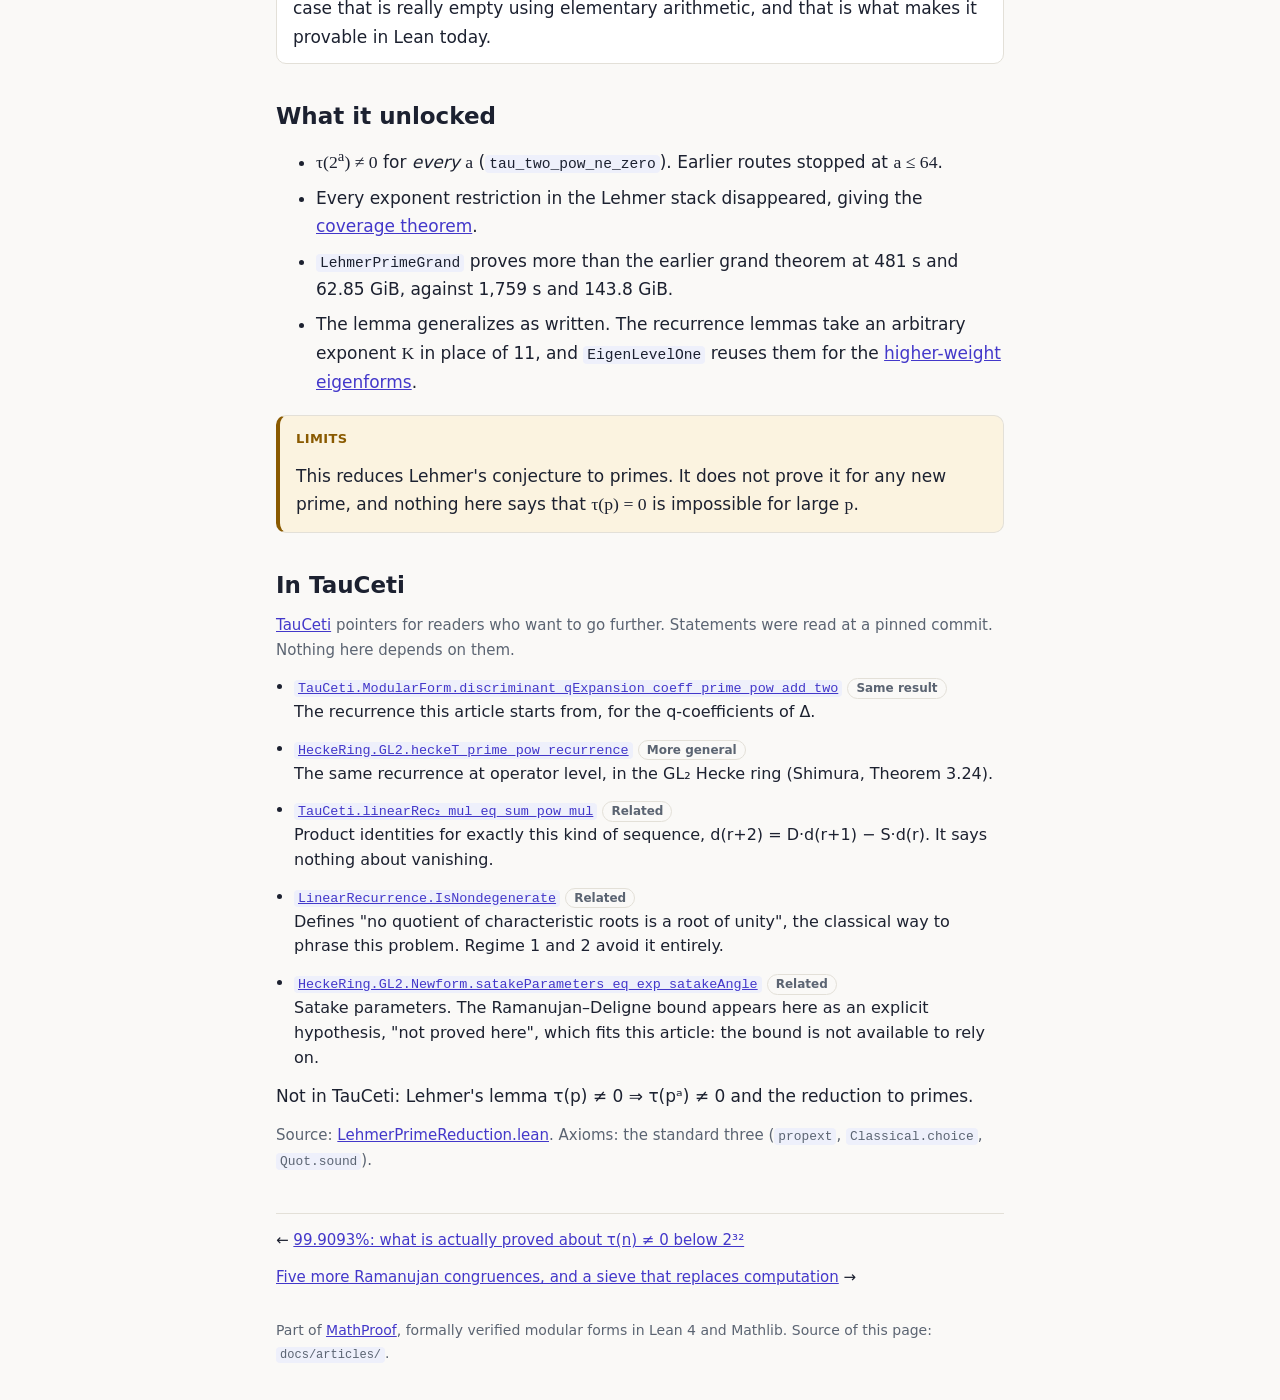
<file: docs/articles/lehmer-prime-reduction.html>
<!doctype html>
<html lang="en">
<head>
<meta charset="utf-8">
<meta name="viewport" content="width=device-width, initial-scale=1">
<meta name="color-scheme" content="light dark">
<title>A zero of τ can only first appear at a prime — MathProof</title>
<meta name="description" content="Lehmer&#x27;s 1947 reduction removes every exponent from the problem. The formal proof needs no Deligne bound, just a two-way case split on how divisible τ(p) is by p.">
<link rel="stylesheet" href="article.css">
</head>
<body>
<div class="bar"><div class="in">
  <a class="brand" href="../index.html">MathProof <span>τ</span></a>
  <nav><a href="index.html">All articles</a><a href="https://github.com/picodozbotdoz/math-proof1">GitHub</a></nav>
</div></div>
<main>
<span class="kicker">Classical theorem, new formal proof</span>
<h1>A zero of τ can only first appear at a prime</h1>
<p class="dek">Lehmer&#x27;s 1947 reduction removes every exponent from the problem. The formal proof needs no Deligne bound, just a two-way case split on how divisible τ(p) is by p.</p>
<div class="box proved"><span class="lbl">WHAT IS PROVED</span>
<p><code>tau_prime_pow_ne_zero</code>: if <span class="m">τ(p) ≠ 0</span> then <span class="m">τ(p<sup>a</sup>) ≠ 0</span> for every exponent. <code>lehmerConjecture_iff_primes</code>: Lehmer's conjecture holds if and only if <span class="m">τ(p) ≠ 0</span> for all primes <span class="m">p</span>. The theorem is Lehmer's. To our knowledge this formal proof is new.</p></div>

<p>Before this result, the project could only reach prime powers with a very expensive computation: one kernel decision walking 65,535 recursion chains, at 143.8 GiB of memory, stopping at <span class="m">p<sup>a</sup> ≤ 2³²</span>. Lehmer's lemma made all of that unnecessary. After it landed, a strictly stronger theorem needed less than half the memory.</p>

<h2>The problem in one line</h2>
<p>Hecke theory gives a two-term recurrence for <span class="m">u<sub>a</sub> = τ(p<sup>a</sup>)</span>, with <span class="m">t = τ(p)</span>:</p>
<div class="eq">u<sub>a+2</sub> = t·u<sub>a+1</sub> − p¹¹·u<sub>a</sub>, &nbsp; u₀ = 1, &nbsp; u₁ = t</div>
<p>A linear recurrence like this can hit zero in general. The task is to show that it cannot here, given only <span class="m">t ≠ 0</span>. A modern shortcut would use Deligne's bound, a very deep theorem that is not in Mathlib. The formal proof avoids it with a single question: is <span class="m">t</span> divisible by <span class="m">p⁶</span>?</p>

<h2>Regime 1: p⁶ does not divide t</h2>
<p>Write <span class="m">t = p<sup>v</sup> s</span> with <span class="m">p ∤ s</span> and <span class="m">v ≤ 5</span>. Since <span class="m">2v &lt; 11</span>, the term <span class="m">p¹¹u<sub>a</sub></span> is always more divisible by <span class="m">p</span> than <span class="m">t·u<sub>a+1</sub></span>, so it cannot cancel it. Induction gives the exact shape:</p>
<div class="eq">u<sub>a</sub> = p<sup>a·v</sup> · w, &nbsp; where w ≡ s<sup>a</sup> (mod p)</div>
<p>Because <span class="m">p ∤ s</span>, we get <span class="m">p ∤ w</span>, so <span class="m">w ≠ 0</span> and <span class="m">u<sub>a</sub> ≠ 0</span>. This is <code>rec_ne_zero_of_valuation</code>.</p>

<h2>Regime 2: p⁶ divides t</h2>
<p>Now <span class="m">t</span> is large: being nonzero and a multiple of <span class="m">p⁶</span>, it satisfies <span class="m">t² ≥ p¹²</span>. The values <span class="m">τ(2) = −24</span> and <span class="m">τ(3) = 252</span> rule out <span class="m">p = 2, 3</span>, so <span class="m">p ≥ 5</span> and</p>
<div class="eq">t² ≥ p¹² ≥ 4·p¹¹</div>
<p>This is the condition for real, same-sign roots. For <span class="m">t &gt; 0</span>, induction shows <span class="m">u<sub>a</sub> &gt; 0</span> together with <span class="m">t·u<sub>a</sub> ≤ 2·u<sub>a+1</sub></span>, and the case <span class="m">t &lt; 0</span> follows by flipping signs. The sequence never reaches zero. This is <code>rec_ne_zero_of_sq_ge</code>.</p>

<div class="box"><p>Deligne's theorem in fact says Regime 2 never occurs, since it gives <span class="m">t² ≤ 4p¹¹</span>, which is below <span class="m">p¹²</span> for <span class="m">p ≥ 5</span>. The proof does not need to know that. It disposes of a case that is really empty using elementary arithmetic, and that is what makes it provable in Lean today.</p></div>

<h2>What it unlocked</h2>
<ul>
<li><span class="m">τ(2<sup>a</sup>) ≠ 0</span> for <em>every</em> <span class="m">a</span> (<code>tau_two_pow_ne_zero</code>). Earlier routes stopped at <span class="m">a ≤ 64</span>.</li>
<li>Every exponent restriction in the Lehmer stack disappeared, giving the <a href="lehmer-coverage.html">coverage theorem</a>.</li>
<li><code>LehmerPrimeGrand</code> proves more than the earlier grand theorem at 481 s and 62.85 GiB, against 1,759 s and 143.8 GiB.</li>
<li>The lemma generalizes as written. The recurrence lemmas take an arbitrary exponent <span class="m">K</span> in place of 11, and <code>EigenLevelOne</code> reuses them for the <a href="higher-weight-sieves.html">higher-weight eigenforms</a>.</li>
</ul>
<div class="box caveat"><span class="lbl">LIMITS</span><p>This reduces Lehmer's conjecture to primes. It does not prove it for any new prime, and nothing here says that <span class="m">τ(p) = 0</span> is impossible for large <span class="m">p</span>.</p></div>
<h2 id="tauceti">In TauCeti</h2>
<p class="src"><a href="index.html#tauceti">TauCeti</a> pointers for readers who want to go further. Statements were read at a pinned commit. Nothing here depends on them.</p>
<ul class="tc">
<li><a href="https://github.com/TauCetiProject/TauCeti/blob/0d44ef6b12dc7ee1038d029a7e9e0533b9667c92/TauCeti/NumberTheory/ModularForms/LevelOne/DiscriminantEigenform.lean"><code>TauCeti.ModularForm.discriminant_qExpansion_coeff_prime_pow_add_two</code></a> <span class="rel">Same result</span><br>The recurrence this article starts from, for the q-coefficients of Δ.</li>
<li><a href="https://github.com/TauCetiProject/TauCeti/blob/0d44ef6b12dc7ee1038d029a7e9e0533b9667c92/TauCeti/NumberTheory/HeckeRing/GL2/Recurrence.lean"><code>HeckeRing.GL2.heckeT_prime_pow_recurrence</code></a> <span class="rel">More general</span><br>The same recurrence at operator level, in the GL₂ Hecke ring (Shimura, Theorem 3.24).</li>
<li><a href="https://github.com/TauCetiProject/TauCeti/blob/0d44ef6b12dc7ee1038d029a7e9e0533b9667c92/TauCeti/Algebra/LinearRecurrence/OrderTwo.lean"><code>TauCeti.linearRec₂_mul_eq_sum_pow_mul</code></a> <span class="rel">Related</span><br>Product identities for exactly this kind of sequence, d(r+2) = D·d(r+1) − S·d(r). It says nothing about vanishing.</li>
<li><a href="https://github.com/TauCetiProject/TauCeti/blob/0d44ef6b12dc7ee1038d029a7e9e0533b9667c92/TauCeti/Algebra/LinearRecurrence/Nondegenerate.lean"><code>LinearRecurrence.IsNondegenerate</code></a> <span class="rel">Related</span><br>Defines "no quotient of characteristic roots is a root of unity", the classical way to phrase this problem. Regime 1 and 2 avoid it entirely.</li>
<li><a href="https://github.com/TauCetiProject/TauCeti/blob/0d44ef6b12dc7ee1038d029a7e9e0533b9667c92/TauCeti/NumberTheory/ModularForms/Newforms/Satake.lean"><code>HeckeRing.GL2.Newform.satakeParameters_eq_exp_satakeAngle</code></a> <span class="rel">Related</span><br>Satake parameters. The Ramanujan–Deligne bound appears here as an explicit hypothesis, "not proved here", which fits this article: the bound is not available to rely on.</li>
</ul>
<p>Not in TauCeti: Lehmer's lemma τ(p) ≠ 0 ⇒ τ(pᵃ) ≠ 0 and the reduction to primes.</p>
<p class="src">Source: <a href="https://github.com/picodozbotdoz/math-proof1/blob/master/MathProof/Tau/LehmerPrimeReduction.lean">LehmerPrimeReduction.lean</a>. Axioms: the standard three (<code>propext</code>, <code>Classical.choice</code>, <code>Quot.sound</code>).</p>
<div class="pn"><span>← <a href="lehmer-coverage.html">99.9093%: what is actually proved about τ(n) ≠ 0 below 2³²</a></span><span><a href="higher-weight-sieves.html">Five more Ramanujan congruences, and a sieve that replaces computation</a> →</span></div>
</main>
<footer>Part of <a href="../index.html">MathProof</a>, formally verified modular forms in Lean 4 and Mathlib. Source of this page: <code>docs/articles/</code>.</footer>
<script src="article.js"></script>
</body>
</html>
</file>
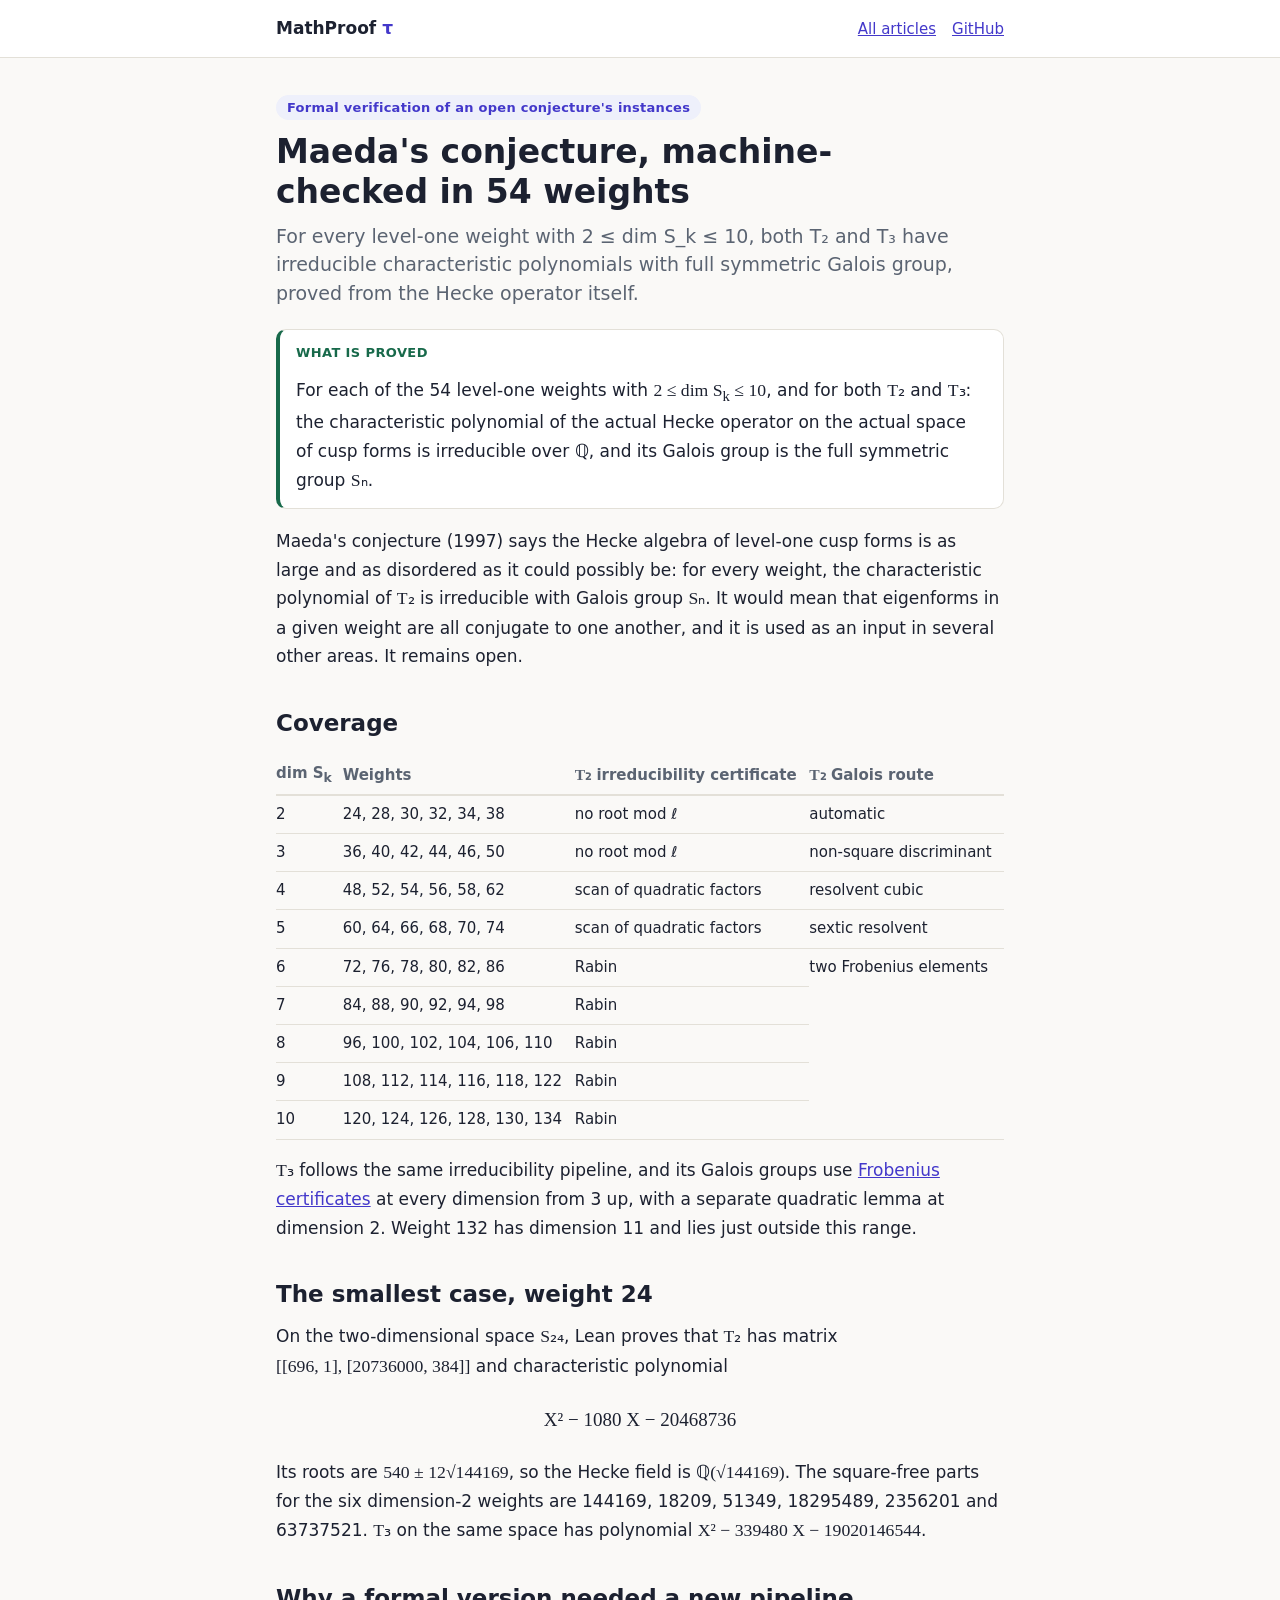
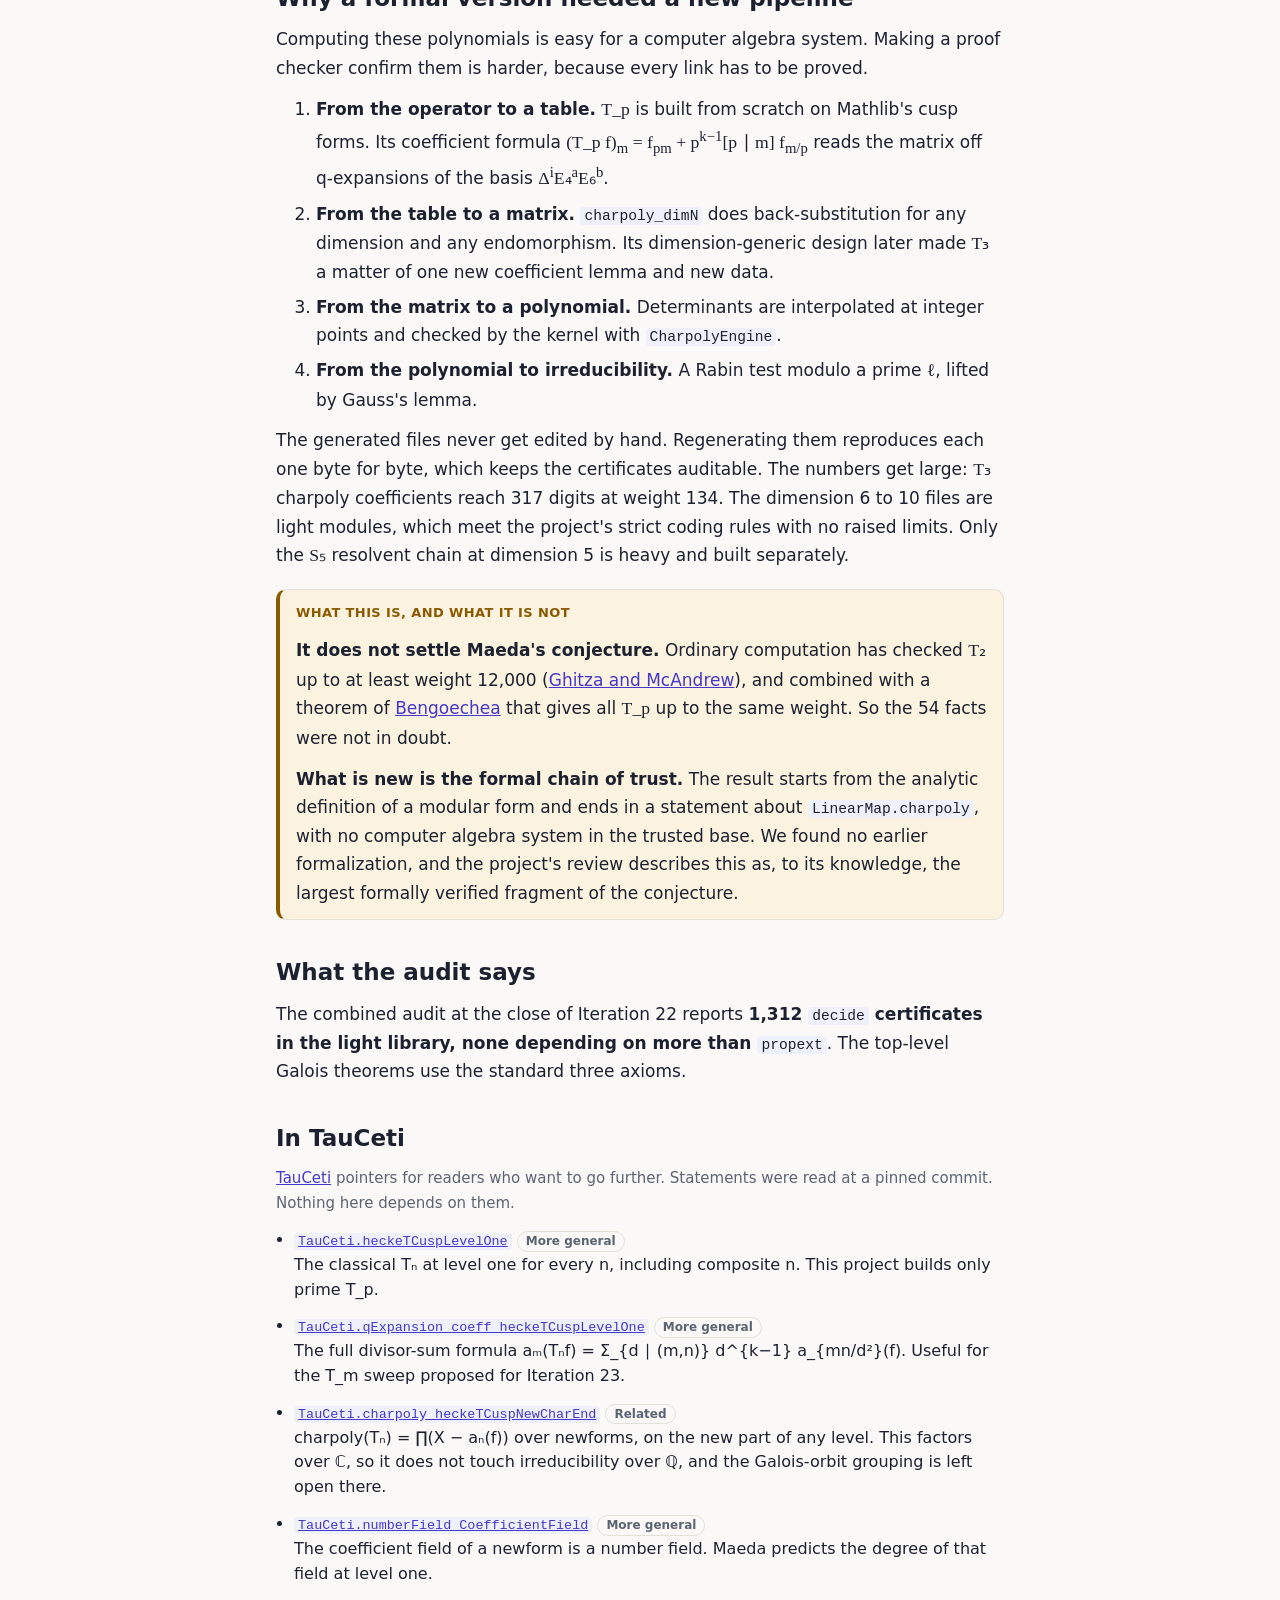
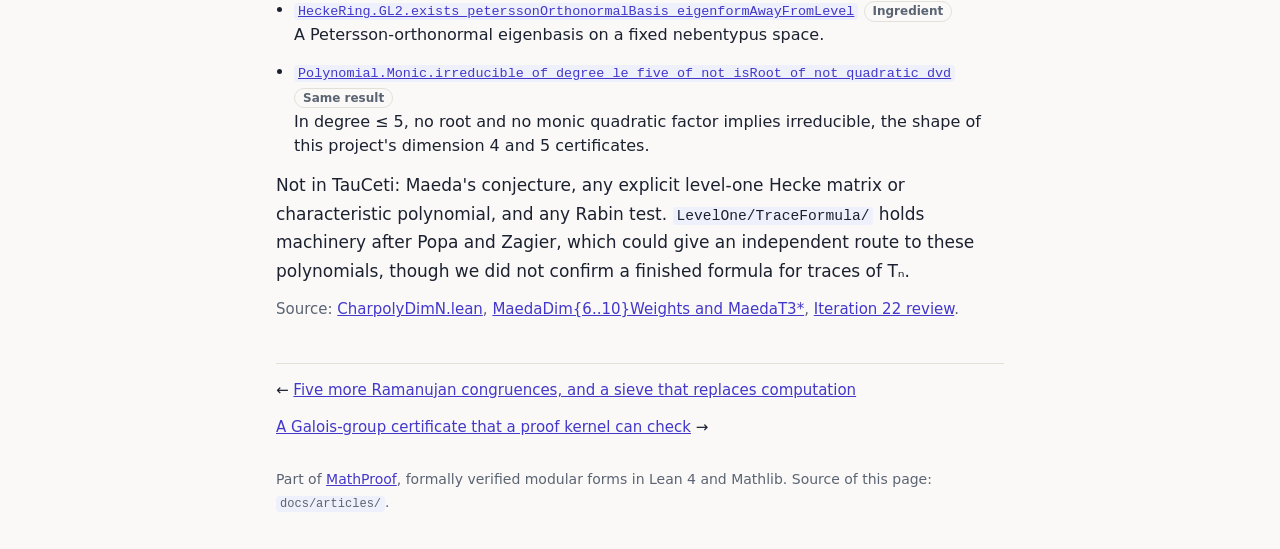
<file: docs/articles/maeda-54-weights.html>
<!doctype html>
<html lang="en">
<head>
<meta charset="utf-8">
<meta name="viewport" content="width=device-width, initial-scale=1">
<meta name="color-scheme" content="light dark">
<title>Maeda&#x27;s conjecture, machine-checked in 54 weights — MathProof</title>
<meta name="description" content="For every level-one weight with 2 ≤ dim S_k ≤ 10, both T₂ and T₃ have irreducible characteristic polynomials with full symmetric Galois group, proved from the Hecke operator itself.">
<link rel="stylesheet" href="article.css">
</head>
<body>
<div class="bar"><div class="in">
  <a class="brand" href="../index.html">MathProof <span>τ</span></a>
  <nav><a href="index.html">All articles</a><a href="https://github.com/picodozbotdoz/math-proof1">GitHub</a></nav>
</div></div>
<main>
<span class="kicker">Formal verification of an open conjecture&#x27;s instances</span>
<h1>Maeda&#x27;s conjecture, machine-checked in 54 weights</h1>
<p class="dek">For every level-one weight with 2 ≤ dim S_k ≤ 10, both T₂ and T₃ have irreducible characteristic polynomials with full symmetric Galois group, proved from the Hecke operator itself.</p>
<div class="box proved"><span class="lbl">WHAT IS PROVED</span>
<p>For each of the 54 level-one weights with <span class="m">2 ≤ dim S<sub>k</sub> ≤ 10</span>, and for both <span class="m">T₂</span> and <span class="m">T₃</span>: the characteristic polynomial of the actual Hecke operator on the actual space of cusp forms is irreducible over <span class="m">ℚ</span>, and its Galois group is the full symmetric group <span class="m">Sₙ</span>.</p></div>

<p>Maeda's conjecture (1997) says the Hecke algebra of level-one cusp forms is as large and as disordered as it could possibly be: for every weight, the characteristic polynomial of <span class="m">T₂</span> is irreducible with Galois group <span class="m">Sₙ</span>. It would mean that eigenforms in a given weight are all conjugate to one another, and it is used as an input in several other areas. It remains open.</p>

<h2>Coverage</h2>
<div class="tw"><table>
<tr><th>dim S<sub>k</sub></th><th>Weights</th><th><span class="m">T₂</span> irreducibility certificate</th><th><span class="m">T₂</span> Galois route</th></tr>
<tr><td>2</td><td>24, 28, 30, 32, 34, 38</td><td>no root mod ℓ</td><td>automatic</td></tr>
<tr><td>3</td><td>36, 40, 42, 44, 46, 50</td><td>no root mod ℓ</td><td>non-square discriminant</td></tr>
<tr><td>4</td><td>48, 52, 54, 56, 58, 62</td><td>scan of quadratic factors</td><td>resolvent cubic</td></tr>
<tr><td>5</td><td>60, 64, 66, 68, 70, 74</td><td>scan of quadratic factors</td><td>sextic resolvent</td></tr>
<tr><td>6</td><td>72, 76, 78, 80, 82, 86</td><td>Rabin</td><td rowspan="5">two Frobenius elements</td></tr>
<tr><td>7</td><td>84, 88, 90, 92, 94, 98</td><td>Rabin</td></tr>
<tr><td>8</td><td>96, 100, 102, 104, 106, 110</td><td>Rabin</td></tr>
<tr><td>9</td><td>108, 112, 114, 116, 118, 122</td><td>Rabin</td></tr>
<tr><td>10</td><td>120, 124, 126, 128, 130, 134</td><td>Rabin</td></tr>
</table></div>
<p><span class="m">T₃</span> follows the same irreducibility pipeline, and its Galois groups use <a href="galois-certificates.html">Frobenius certificates</a> at every dimension from 3 up, with a separate quadratic lemma at dimension 2. Weight 132 has dimension 11 and lies just outside this range.</p>

<h2>The smallest case, weight 24</h2>
<p>On the two-dimensional space <span class="m">S₂₄</span>, Lean proves that <span class="m">T₂</span> has matrix <span class="m">[[696, 1], [20736000, 384]]</span> and characteristic polynomial</p>
<div class="eq">X² − 1080 X − 20468736</div>
<p>Its roots are <span class="m">540 ± 12√144169</span>, so the Hecke field is <span class="m">ℚ(√144169)</span>. The square-free parts for the six dimension-2 weights are 144169, 18209, 51349, 18295489, 2356201 and 63737521. <span class="m">T₃</span> on the same space has polynomial <span class="m">X² − 339480 X − 19020146544</span>.</p>

<h2>Why a formal version needed a new pipeline</h2>
<p>Computing these polynomials is easy for a computer algebra system. Making a proof checker confirm them is harder, because every link has to be proved.</p>
<ol>
<li><strong>From the operator to a table.</strong> <span class="m">T_p</span> is built from scratch on Mathlib's cusp forms. Its coefficient formula <span class="m">(T_p f)<sub>m</sub> = f<sub>pm</sub> + p<sup>k−1</sup>[p ∣ m] f<sub>m/p</sub></span> reads the matrix off q-expansions of the basis <span class="m">Δ<sup>i</sup>E₄<sup>a</sup>E₆<sup>b</sup></span>.</li>
<li><strong>From the table to a matrix.</strong> <code>charpoly_dimN</code> does back-substitution for any dimension and any endomorphism. Its dimension-generic design later made <span class="m">T₃</span> a matter of one new coefficient lemma and new data.</li>
<li><strong>From the matrix to a polynomial.</strong> Determinants are interpolated at integer points and checked by the kernel with <code>CharpolyEngine</code>.</li>
<li><strong>From the polynomial to irreducibility.</strong> A Rabin test modulo a prime <span class="m">ℓ</span>, lifted by Gauss's lemma.</li>
</ol>
<p>The generated files never get edited by hand. Regenerating them reproduces each one byte for byte, which keeps the certificates auditable. The numbers get large: <span class="m">T₃</span> charpoly coefficients reach 317 digits at weight 134. The dimension 6 to 10 files are light modules, which meet the project's strict coding rules with no raised limits. Only the <span class="m">S₅</span> resolvent chain at dimension 5 is heavy and built separately.</p>

<div class="box caveat"><span class="lbl">WHAT THIS IS, AND WHAT IT IS NOT</span>
<p><strong>It does not settle Maeda's conjecture.</strong> Ordinary computation has checked <span class="m">T₂</span> up to at least weight 12,000 (<a href="https://arxiv.org/abs/1207.3480">Ghitza and McAndrew</a>), and combined with a theorem of <a href="https://arxiv.org/abs/1703.02840">Bengoechea</a> that gives all <span class="m">T_p</span> up to the same weight. So the 54 facts were not in doubt.</p>
<p><strong>What is new is the formal chain of trust.</strong> The result starts from the analytic definition of a modular form and ends in a statement about <code>LinearMap.charpoly</code>, with no computer algebra system in the trusted base. We found no earlier formalization, and the project's review describes this as, to its knowledge, the largest formally verified fragment of the conjecture.</p></div>

<h2>What the audit says</h2>
<p>The combined audit at the close of Iteration 22 reports <strong>1,312 <code>decide</code> certificates in the light library, none depending on more than <code>propext</code></strong>. The top-level Galois theorems use the standard three axioms.</p>
<h2 id="tauceti">In TauCeti</h2>
<p class="src"><a href="index.html#tauceti">TauCeti</a> pointers for readers who want to go further. Statements were read at a pinned commit. Nothing here depends on them.</p>
<ul class="tc">
<li><a href="https://github.com/TauCetiProject/TauCeti/blob/0d44ef6b12dc7ee1038d029a7e9e0533b9667c92/TauCeti/NumberTheory/ModularForms/LevelOne/Hecke.lean"><code>TauCeti.heckeTCuspLevelOne</code></a> <span class="rel">More general</span><br>The classical Tₙ at level one for every n, including composite n. This project builds only prime T_p.</li>
<li><a href="https://github.com/TauCetiProject/TauCeti/blob/0d44ef6b12dc7ee1038d029a7e9e0533b9667c92/TauCeti/NumberTheory/ModularForms/LevelOne/Hecke.lean"><code>TauCeti.qExpansion_coeff_heckeTCuspLevelOne</code></a> <span class="rel">More general</span><br>The full divisor-sum formula aₘ(Tₙf) = Σ_{d ∣ (m,n)} d^{k−1} a_{mn/d²}(f). Useful for the T_m sweep proposed for Iteration 23.</li>
<li><a href="https://github.com/TauCetiProject/TauCeti/blob/0d44ef6b12dc7ee1038d029a7e9e0533b9667c92/TauCeti/NumberTheory/ModularForms/Newforms/Hecke/Charpoly.lean"><code>TauCeti.charpoly_heckeTCuspNewCharEnd</code></a> <span class="rel">Related</span><br>charpoly(Tₙ) = ∏(X − aₙ(f)) over newforms, on the new part of any level. This factors over ℂ, so it does not touch irreducibility over ℚ, and the Galois-orbit grouping is left open there.</li>
<li><a href="https://github.com/TauCetiProject/TauCeti/blob/0d44ef6b12dc7ee1038d029a7e9e0533b9667c92/TauCeti/NumberTheory/ModularForms/Newforms/NumberField.lean"><code>TauCeti.numberField_CoefficientField</code></a> <span class="rel">More general</span><br>The coefficient field of a newform is a number field. Maeda predicts the degree of that field at level one.</li>
<li><a href="https://github.com/TauCetiProject/TauCeti/blob/0d44ef6b12dc7ee1038d029a7e9e0533b9667c92/TauCeti/NumberTheory/ModularForms/Petersson/Eigenbasis.lean"><code>HeckeRing.GL2.exists_peterssonOrthonormalBasis_eigenformAwayFromLevel</code></a> <span class="rel">Ingredient</span><br>A Petersson-orthonormal eigenbasis on a fixed nebentypus space.</li>
<li><a href="https://github.com/TauCetiProject/TauCeti/blob/0d44ef6b12dc7ee1038d029a7e9e0533b9667c92/TauCeti/Algebra/Polynomial/SpecificDegree.lean"><code>Polynomial.Monic.irreducible_of_degree_le_five_of_not_isRoot_of_not_quadratic_dvd</code></a> <span class="rel">Same result</span><br>In degree ≤ 5, no root and no monic quadratic factor implies irreducible, the shape of this project's dimension 4 and 5 certificates.</li>
</ul>
<p>Not in TauCeti: Maeda's conjecture, any explicit level-one Hecke matrix or characteristic polynomial, and any Rabin test. <code>LevelOne/TraceFormula/</code> holds machinery after Popa and Zagier, which could give an independent route to these polynomials, though we did not confirm a finished formula for traces of Tₙ.</p>
<p class="src">Source: <a href="https://github.com/picodozbotdoz/math-proof1/blob/master/MathProof/ModularForms/CharpolyDimN.lean">CharpolyDimN.lean</a>, <a href="https://github.com/picodozbotdoz/math-proof1/tree/master/MathProof/ModularForms">MaedaDim{6..10}Weights and MaedaT3*</a>, <a href="https://github.com/picodozbotdoz/math-proof1/blob/master/research/iteration22-review.md">Iteration 22 review</a>.</p>
<div class="pn"><span>← <a href="higher-weight-sieves.html">Five more Ramanujan congruences, and a sieve that replaces computation</a></span><span><a href="galois-certificates.html">A Galois-group certificate that a proof kernel can check</a> →</span></div>
</main>
<footer>Part of <a href="../index.html">MathProof</a>, formally verified modular forms in Lean 4 and Mathlib. Source of this page: <code>docs/articles/</code>.</footer>
<script src="article.js"></script>
</body>
</html>
</file>
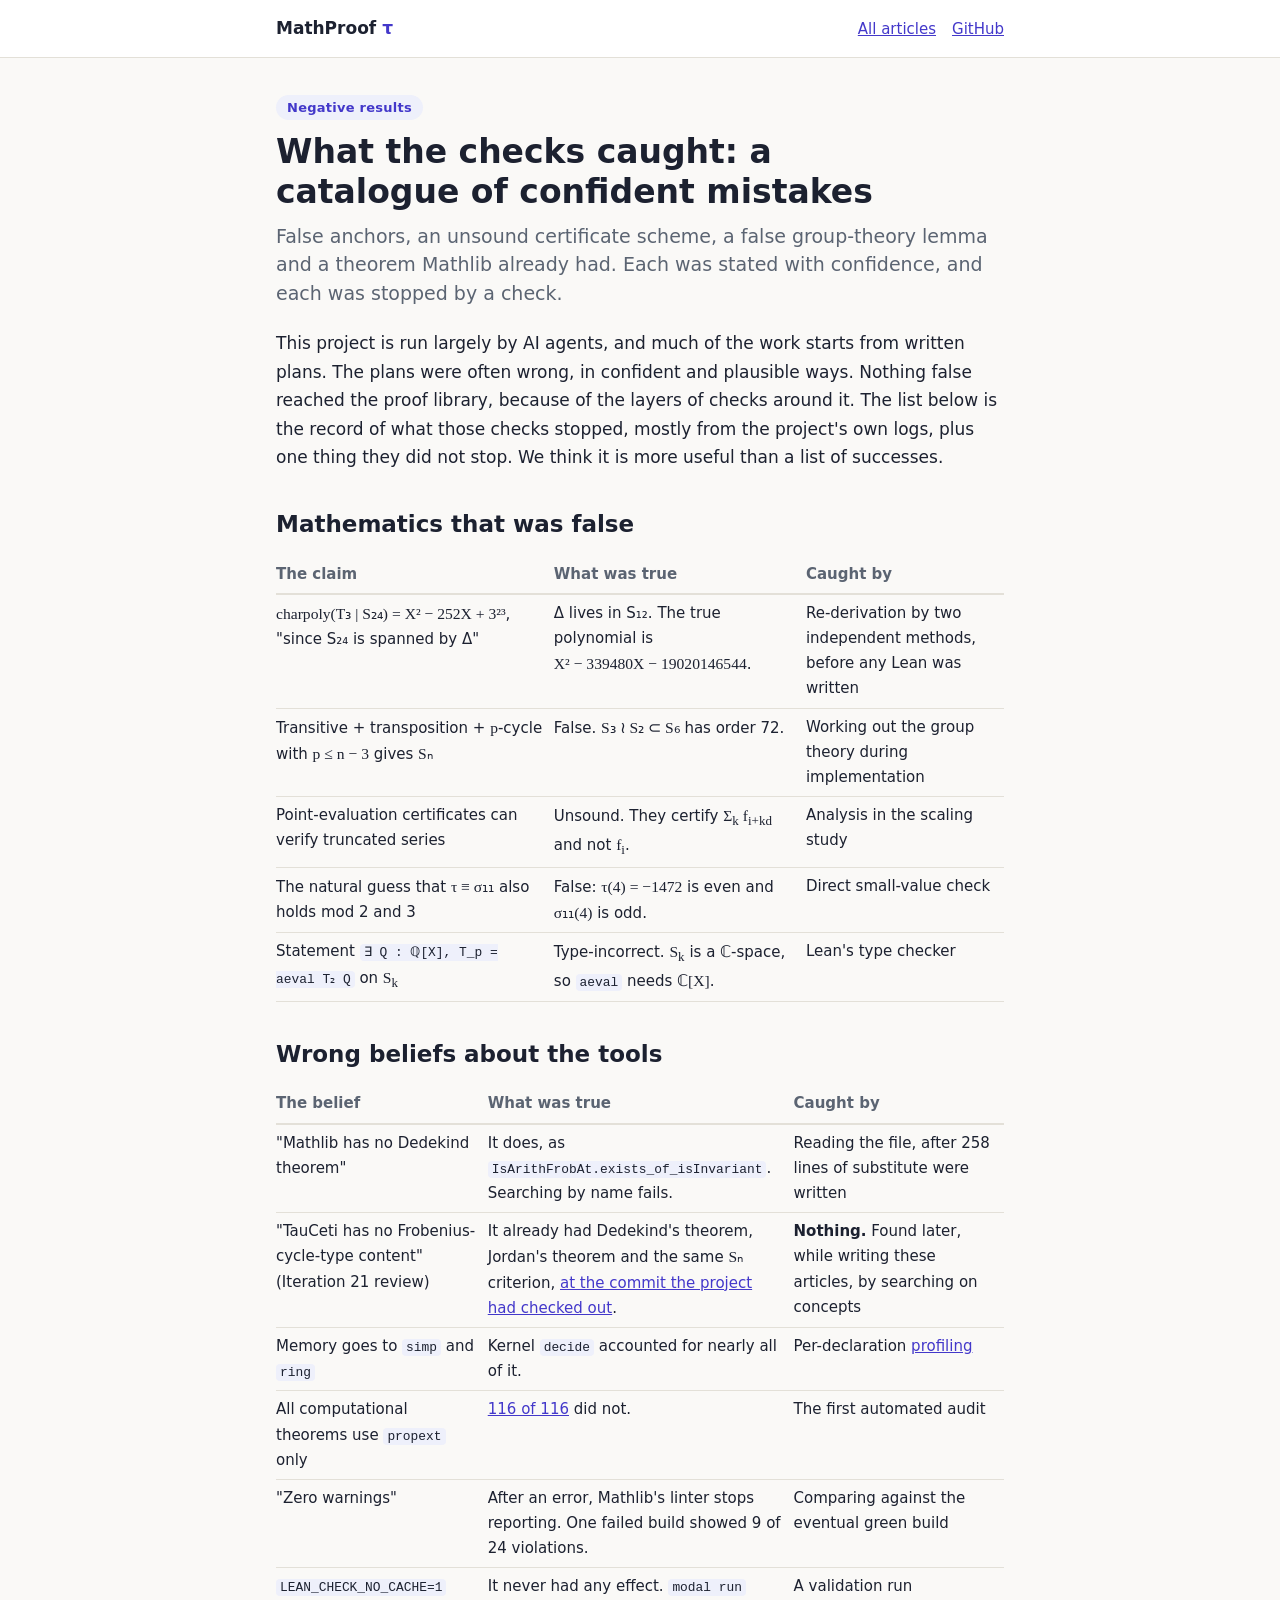
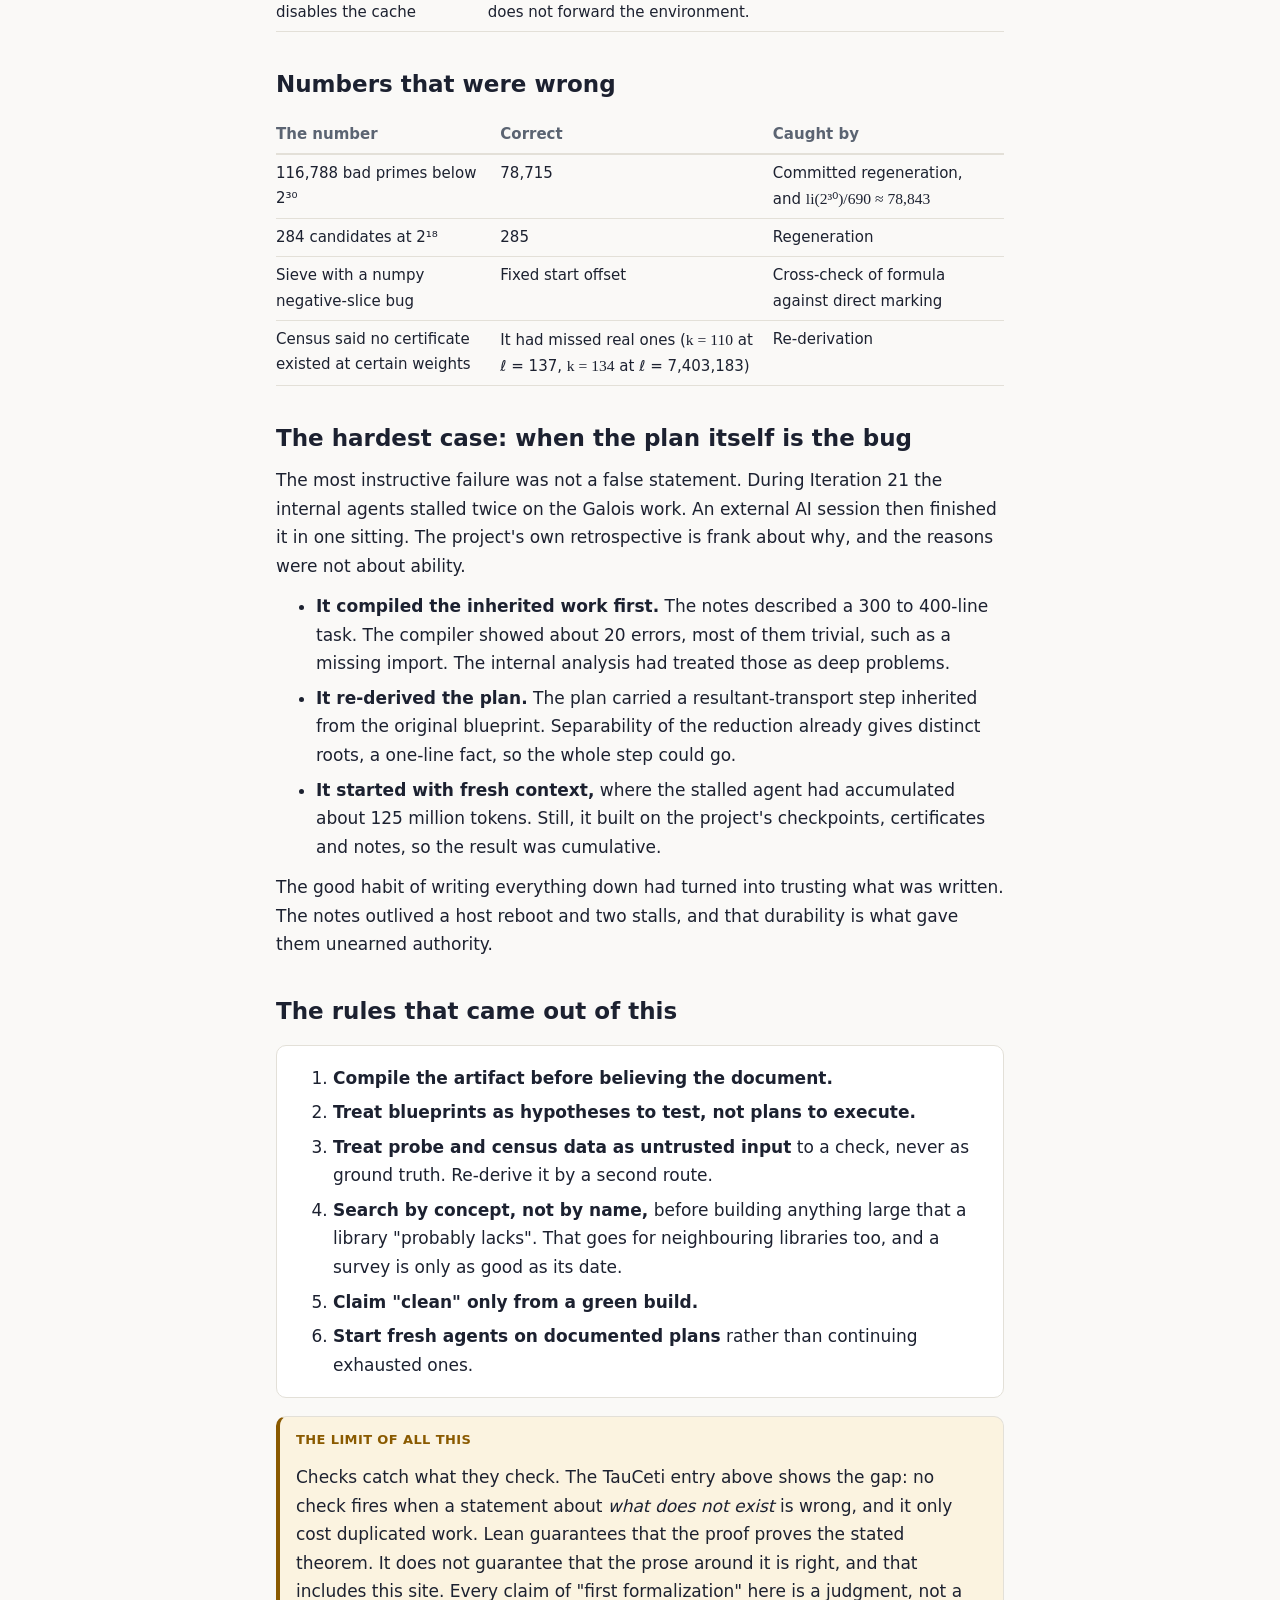
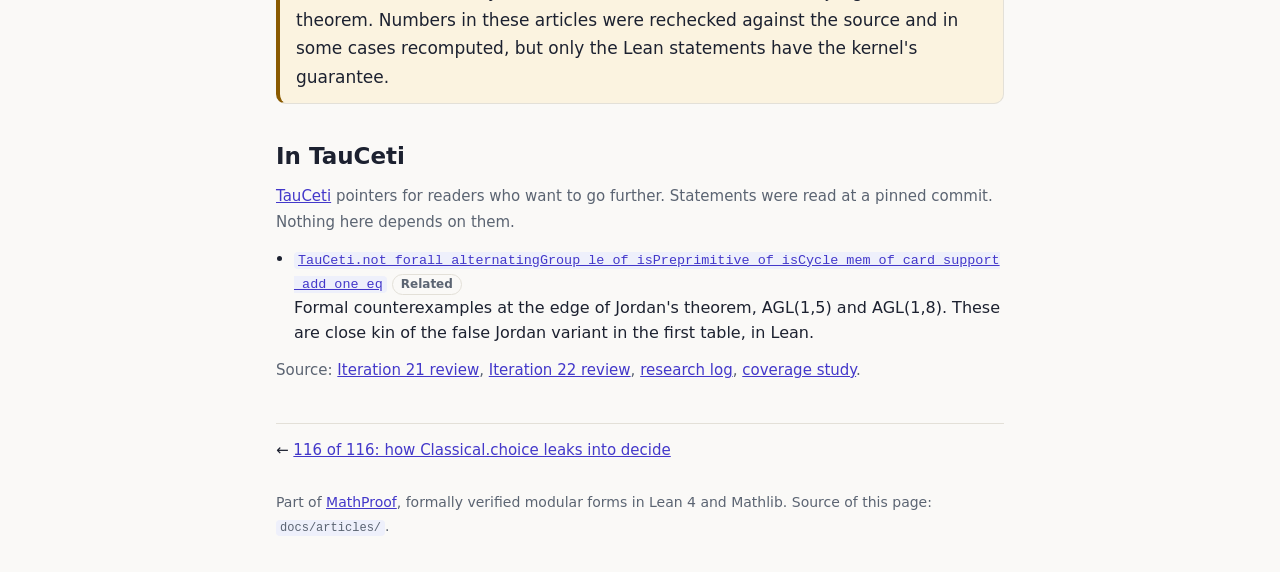
<file: docs/articles/what-the-checks-caught.html>
<!doctype html>
<html lang="en">
<head>
<meta charset="utf-8">
<meta name="viewport" content="width=device-width, initial-scale=1">
<meta name="color-scheme" content="light dark">
<title>What the checks caught: a catalogue of confident mistakes — MathProof</title>
<meta name="description" content="False anchors, an unsound certificate scheme, a false group-theory lemma and a theorem Mathlib already had. Each was stated with confidence, and each was stopped by a check.">
<link rel="stylesheet" href="article.css">
</head>
<body>
<div class="bar"><div class="in">
  <a class="brand" href="../index.html">MathProof <span>τ</span></a>
  <nav><a href="index.html">All articles</a><a href="https://github.com/picodozbotdoz/math-proof1">GitHub</a></nav>
</div></div>
<main>
<span class="kicker">Negative results</span>
<h1>What the checks caught: a catalogue of confident mistakes</h1>
<p class="dek">False anchors, an unsound certificate scheme, a false group-theory lemma and a theorem Mathlib already had. Each was stated with confidence, and each was stopped by a check.</p>
<p>This project is run largely by AI agents, and much of the work starts from written plans. The plans were often wrong, in confident and plausible ways. Nothing false reached the proof library, because of the layers of checks around it. The list below is the record of what those checks stopped, mostly from the project's own logs, plus one thing they did not stop. We think it is more useful than a list of successes.</p>

<h2>Mathematics that was false</h2>
<div class="tw"><table>
<tr><th>The claim</th><th>What was true</th><th>Caught by</th></tr>
<tr><td><span class="m">charpoly(T₃ | S₂₄) = X² − 252X + 3²³</span>, "since S₂₄ is spanned by Δ"</td><td>Δ lives in S₁₂. The true polynomial is <span class="m">X² − 339480X − 19020146544</span>.</td><td>Re-derivation by two independent methods, before any Lean was written</td></tr>
<tr><td>Transitive + transposition + <span class="m">p</span>-cycle with <span class="m">p ≤ n − 3</span> gives <span class="m">Sₙ</span></td><td>False. <span class="m">S₃ ≀ S₂ ⊂ S₆</span> has order 72.</td><td>Working out the group theory during implementation</td></tr>
<tr><td>Point-evaluation certificates can verify truncated series</td><td>Unsound. They certify <span class="m">Σ<sub>k</sub> f<sub>i+kd</sub></span> and not <span class="m">f<sub>i</sub></span>.</td><td>Analysis in the scaling study</td></tr>
<tr><td>The natural guess that <span class="m">τ ≡ σ₁₁</span> also holds mod 2 and 3</td><td>False: <span class="m">τ(4) = −1472</span> is even and <span class="m">σ₁₁(4)</span> is odd.</td><td>Direct small-value check</td></tr>
<tr><td>Statement <code>∃ Q : ℚ[X], T_p = aeval T₂ Q</code> on <span class="m">S<sub>k</sub></span></td><td>Type-incorrect. <span class="m">S<sub>k</sub></span> is a <span class="m">ℂ</span>-space, so <code>aeval</code> needs <span class="m">ℂ[X]</span>.</td><td>Lean's type checker</td></tr>
</table></div>

<h2>Wrong beliefs about the tools</h2>
<div class="tw"><table>
<tr><th>The belief</th><th>What was true</th><th>Caught by</th></tr>
<tr><td>"Mathlib has no Dedekind theorem"</td><td>It does, as <code>IsArithFrobAt.exists_of_isInvariant</code>. Searching by name fails.</td><td>Reading the file, after 258 lines of substitute were written</td></tr>
<tr><td>"TauCeti has no Frobenius-cycle-type content" (Iteration 21 review)</td><td>It already had Dedekind's theorem, Jordan's theorem and the same <span class="m">Sₙ</span> criterion, <a href="galois-certificates.html#tauceti">at the commit the project had checked out</a>.</td><td><strong>Nothing.</strong> Found later, while writing these articles, by searching on concepts</td></tr>
<tr><td>Memory goes to <code>simp</code> and <code>ring</code></td><td>Kernel <code>decide</code> accounted for nearly all of it.</td><td>Per-declaration <a href="kernel-memory-law.html">profiling</a></td></tr>
<tr><td>All computational theorems use <code>propext</code> only</td><td><a href="axiom-leaks.html">116 of 116</a> did not.</td><td>The first automated audit</td></tr>
<tr><td>"Zero warnings"</td><td>After an error, Mathlib's linter stops reporting. One failed build showed 9 of 24 violations.</td><td>Comparing against the eventual green build</td></tr>
<tr><td><code>LEAN_CHECK_NO_CACHE=1</code> disables the cache</td><td>It never had any effect. <code>modal run</code> does not forward the environment.</td><td>A validation run</td></tr>
</table></div>

<h2>Numbers that were wrong</h2>
<div class="tw"><table>
<tr><th>The number</th><th>Correct</th><th>Caught by</th></tr>
<tr><td>116,788 bad primes below 2³⁰</td><td>78,715</td><td>Committed regeneration, and <span class="m">li(2³⁰)/690 ≈ 78,843</span></td></tr>
<tr><td>284 candidates at 2¹⁸</td><td>285</td><td>Regeneration</td></tr>
<tr><td>Sieve with a numpy negative-slice bug</td><td>Fixed start offset</td><td>Cross-check of formula against direct marking</td></tr>
<tr><td>Census said no certificate existed at certain weights</td><td>It had missed real ones (<span class="m">k = 110</span> at ℓ = 137, <span class="m">k = 134</span> at ℓ = 7,403,183)</td><td>Re-derivation</td></tr>
</table></div>

<h2>The hardest case: when the plan itself is the bug</h2>
<p>The most instructive failure was not a false statement. During Iteration 21 the internal agents stalled twice on the Galois work. An external AI session then finished it in one sitting. The project's own retrospective is frank about why, and the reasons were not about ability.</p>
<ul>
<li><strong>It compiled the inherited work first.</strong> The notes described a 300 to 400-line task. The compiler showed about 20 errors, most of them trivial, such as a missing import. The internal analysis had treated those as deep problems.</li>
<li><strong>It re-derived the plan.</strong> The plan carried a resultant-transport step inherited from the original blueprint. Separability of the reduction already gives distinct roots, a one-line fact, so the whole step could go.</li>
<li><strong>It started with fresh context,</strong> where the stalled agent had accumulated about 125 million tokens. Still, it built on the project's checkpoints, certificates and notes, so the result was cumulative.</li>
</ul>
<p>The good habit of writing everything down had turned into trusting what was written. The notes outlived a host reboot and two stalls, and that durability is what gave them unearned authority.</p>

<h2>The rules that came out of this</h2>
<div class="box">
<ol>
<li><strong>Compile the artifact before believing the document.</strong></li>
<li><strong>Treat blueprints as hypotheses to test, not plans to execute.</strong></li>
<li><strong>Treat probe and census data as untrusted input</strong> to a check, never as ground truth. Re-derive it by a second route.</li>
<li><strong>Search by concept, not by name,</strong> before building anything large that a library "probably lacks". That goes for neighbouring libraries too, and a survey is only as good as its date.</li>
<li><strong>Claim "clean" only from a green build.</strong></li>
<li><strong>Start fresh agents on documented plans</strong> rather than continuing exhausted ones.</li>
</ol>
</div>
<div class="box caveat"><span class="lbl">THE LIMIT OF ALL THIS</span><p>Checks catch what they check. The TauCeti entry above shows the gap: no check fires when a statement about <em>what does not exist</em> is wrong, and it only cost duplicated work. Lean guarantees that the proof proves the stated theorem. It does not guarantee that the prose around it is right, and that includes this site. Every claim of "first formalization" here is a judgment, not a theorem. Numbers in these articles were rechecked against the source and in some cases recomputed, but only the Lean statements have the kernel's guarantee.</p></div>
<h2 id="tauceti">In TauCeti</h2>
<p class="src"><a href="index.html#tauceti">TauCeti</a> pointers for readers who want to go further. Statements were read at a pinned commit. Nothing here depends on them.</p>
<ul class="tc">
<li><a href="https://github.com/TauCetiProject/TauCeti/blob/0d44ef6b12dc7ee1038d029a7e9e0533b9667c92/TauCeti/GroupTheory/Perm/Jordan/Counterexamples.lean"><code>TauCeti.not_forall_alternatingGroup_le_of_isPreprimitive_of_isCycle_mem_of_card_support_add_one_eq</code></a> <span class="rel">Related</span><br>Formal counterexamples at the edge of Jordan's theorem, AGL(1,5) and AGL(1,8). These are close kin of the false Jordan variant in the first table, in Lean.</li>
</ul>
<p class="src">Source: <a href="https://github.com/picodozbotdoz/math-proof1/blob/master/research/iteration21-review.md">Iteration 21 review</a>, <a href="https://github.com/picodozbotdoz/math-proof1/blob/master/research/iteration22-review.md">Iteration 22 review</a>, <a href="https://github.com/picodozbotdoz/math-proof1/blob/master/research/research-log.md">research log</a>, <a href="https://github.com/picodozbotdoz/math-proof1/blob/master/research/iteration22/lehmer-coverage/STUDY.md">coverage study</a>.</p>
<div class="pn"><span>← <a href="axiom-leaks.html">116 of 116: how Classical.choice leaks into decide</a></span><span></span></div>
</main>
<footer>Part of <a href="../index.html">MathProof</a>, formally verified modular forms in Lean 4 and Mathlib. Source of this page: <code>docs/articles/</code>.</footer>
<script src="article.js"></script>
</body>
</html>
</file>
<file: docs/articles/article.css>
/* Shared stylesheet for docs/articles/.  No external resources. */
:root {
  --ink: #1c2130; --accent: #4338ca; --accent-soft: #eef0fb;
  --muted: #5b6472; --bg: #faf9f7; --card: #ffffff; --border: #e3e0d8;
  --warn: #8a5a00; --warn-soft: #fbf3e0; --good: #17694a; --good-soft: #e6f4ee;
  --series-1: #2a78d6; --series-2: #eb6834; --grid: #e7e4dc;
}
@media (prefers-color-scheme: dark) {
  :root {
    --ink: #e8e8f0; --accent: #a5a8f5; --accent-soft: #272a45;
    --muted: #a0a6b4; --bg: #16161f; --card: #1e1e2a; --border: #33334a;
    --warn: #e7bd6a; --warn-soft: #33290f; --good: #6fd0a8; --good-soft: #15302a;
    --series-1: #3987e5; --series-2: #d95926; --grid: #2d2d40;
  }
}
* { box-sizing: border-box; }
html { -webkit-text-size-adjust: 100%; }
body {
  margin: 0; background: var(--bg); color: var(--ink);
  font: 17px/1.68 ui-sans-serif, system-ui, "Segoe UI", Helvetica, Arial, sans-serif;
}
.bar { border-bottom: 1px solid var(--border); background: var(--card); }
.bar .in { max-width: 760px; margin: 0 auto; padding: 14px 16px; display: flex; flex-wrap: wrap; gap: 6px 20px; align-items: baseline; }
.brand { font-weight: 700; color: var(--ink); text-decoration: none; }
.brand span { color: var(--accent); }
.bar nav { margin-left: auto; display: flex; gap: 16px; font-size: 15px; }
a { color: var(--accent); }
main { max-width: 760px; margin: 0 auto; padding: 34px 16px 20px; }
.kicker { display: inline-block; font-size: 13px; font-weight: 600; letter-spacing: .02em; color: var(--accent); background: var(--accent-soft); border-radius: 999px; padding: 2px 11px; }
h1 { font-size: 33px; line-height: 1.2; margin: 12px 0 10px; text-wrap: balance; }
.dek { font-size: 19px; line-height: 1.5; color: var(--muted); margin: 0 0 22px; }
h2 { font-size: 23px; line-height: 1.3; margin: 38px 0 10px; }
h3 { font-size: 18px; margin: 26px 0 6px; }
p, ul, ol { margin: 12px 0; }
li { margin: 6px 0; }
code { font: .86em/1.4 ui-monospace, SFMono-Regular, Menlo, Consolas, monospace; background: var(--accent-soft); padding: 1px 4px; border-radius: 4px; overflow-wrap: anywhere; }
pre { background: var(--card); border: 1px solid var(--border); border-radius: 8px; padding: 12px 14px; overflow-x: auto; font: 14px/1.5 ui-monospace, SFMono-Regular, Menlo, Consolas, monospace; }
pre code { background: none; padding: 0; font: inherit; overflow-wrap: normal; }
.eq { text-align: center; font-size: 19px; margin: 18px 0; padding: 4px 0; overflow-x: auto; font-family: "STIX Two Math", "Cambria Math", "Times New Roman", serif; }
.m { font-family: "STIX Two Math", "Cambria Math", "Times New Roman", serif; font-size: 1.04em; white-space: nowrap; }
.m.w { white-space: normal; }
.tw { overflow-x: auto; margin: 16px 0; }
table { border-collapse: collapse; width: 100%; font-size: 15px; font-variant-numeric: tabular-nums; }
th { text-align: left; font-weight: 600; color: var(--muted); border-bottom: 2px solid var(--border); padding: 6px 10px 6px 0; vertical-align: bottom; }
td { border-bottom: 1px solid var(--border); padding: 6px 10px 6px 0; vertical-align: top; }
td.r, th.r { text-align: right; }
.box { border: 1px solid var(--border); background: var(--card); border-radius: 10px; padding: 12px 16px; margin: 18px 0; }
.box > :first-child { margin-top: 0; } .box > :last-child { margin-bottom: 0; }
.box.proved { border-left: 4px solid var(--good); }
.box.caveat { border-left: 4px solid var(--warn); background: var(--warn-soft); }
.lbl { display: block; font-size: 13px; font-weight: 700; letter-spacing: .03em; margin-bottom: 2px; }
.proved .lbl { color: var(--good); } .caveat .lbl { color: var(--warn); }
.src { font-size: 15px; color: var(--muted); }
.fig { margin: 20px 0; } .fig svg { display: block; width: 100%; height: auto; }
.fig figcaption, figcaption { font-size: 14px; color: var(--muted); margin-top: 4px; }
.fig text { fill: var(--muted); font: 12px ui-sans-serif, system-ui, sans-serif; }
.fig text.v { fill: var(--ink); }
.legend { display: flex; gap: 16px; font-size: 14px; color: var(--muted); margin: 0 0 4px; }
.sw { display: inline-block; width: 11px; height: 11px; border-radius: 3px; margin-right: 5px; vertical-align: -1px; }
#tip { position: fixed; z-index: 5; pointer-events: none; display: none; background: var(--ink); color: var(--bg); font-size: 13px; padding: 4px 8px; border-radius: 6px; max-width: 260px; }
.tool { border: 1px solid var(--border); background: var(--card); border-radius: 10px; padding: 14px 16px; margin: 20px 0; }
.tool label { font-weight: 600; font-size: 15px; display: block; margin-bottom: 6px; }
.tool .row { display: flex; flex-wrap: wrap; gap: 8px; }
.tool input { flex: 1 1 200px; min-width: 0; font: inherit; padding: 6px 10px; border: 1px solid var(--border); border-radius: 7px; background: var(--bg); color: var(--ink); }
.tool button { font: inherit; font-size: 14px; padding: 6px 10px; border: 1px solid var(--border); border-radius: 7px; background: transparent; color: var(--ink); cursor: pointer; min-height: 38px; }
.tool button:hover { border-color: var(--accent); }
.tool output { display: block; margin-top: 10px; font-size: 15px; min-height: 3em; }
.cards { display: grid; gap: 12px; grid-template-columns: repeat(auto-fit, minmax(290px, 1fr)); margin: 14px 0; }
.card { display: block; background: var(--card); border: 1px solid var(--border); border-radius: 10px; padding: 14px 16px; color: var(--ink); text-decoration: none; }
.card:hover { border-color: var(--accent); }
.card b { display: block; font-size: 17px; line-height: 1.3; margin: 7px 0 5px; }
.card span.d { display: block; font-size: 15px; line-height: 1.5; color: var(--muted); }
.card .kicker { font-size: 12px; }
.pn { display: flex; flex-wrap: wrap; justify-content: space-between; gap: 12px; border-top: 1px solid var(--border); margin-top: 40px; padding-top: 14px; font-size: 15px; }
footer { max-width: 760px; margin: 0 auto; padding: 8px 16px 34px; font-size: 14px; color: var(--muted); }
@media (max-width: 520px) { body { font-size: 16px; } h1 { font-size: 27px; } .dek { font-size: 17px; } .eq { font-size: 17px; } }
.tc { padding-left: 18px; }
.tc li { margin: 12px 0; font-size: 16px; line-height: 1.55; }
.tc code { font-size: .84em; }
.rel { display: inline-block; font-size: 12px; font-weight: 600; color: var(--muted); border: 1px solid var(--border); border-radius: 999px; padding: 0 8px; white-space: nowrap; }
</file>
